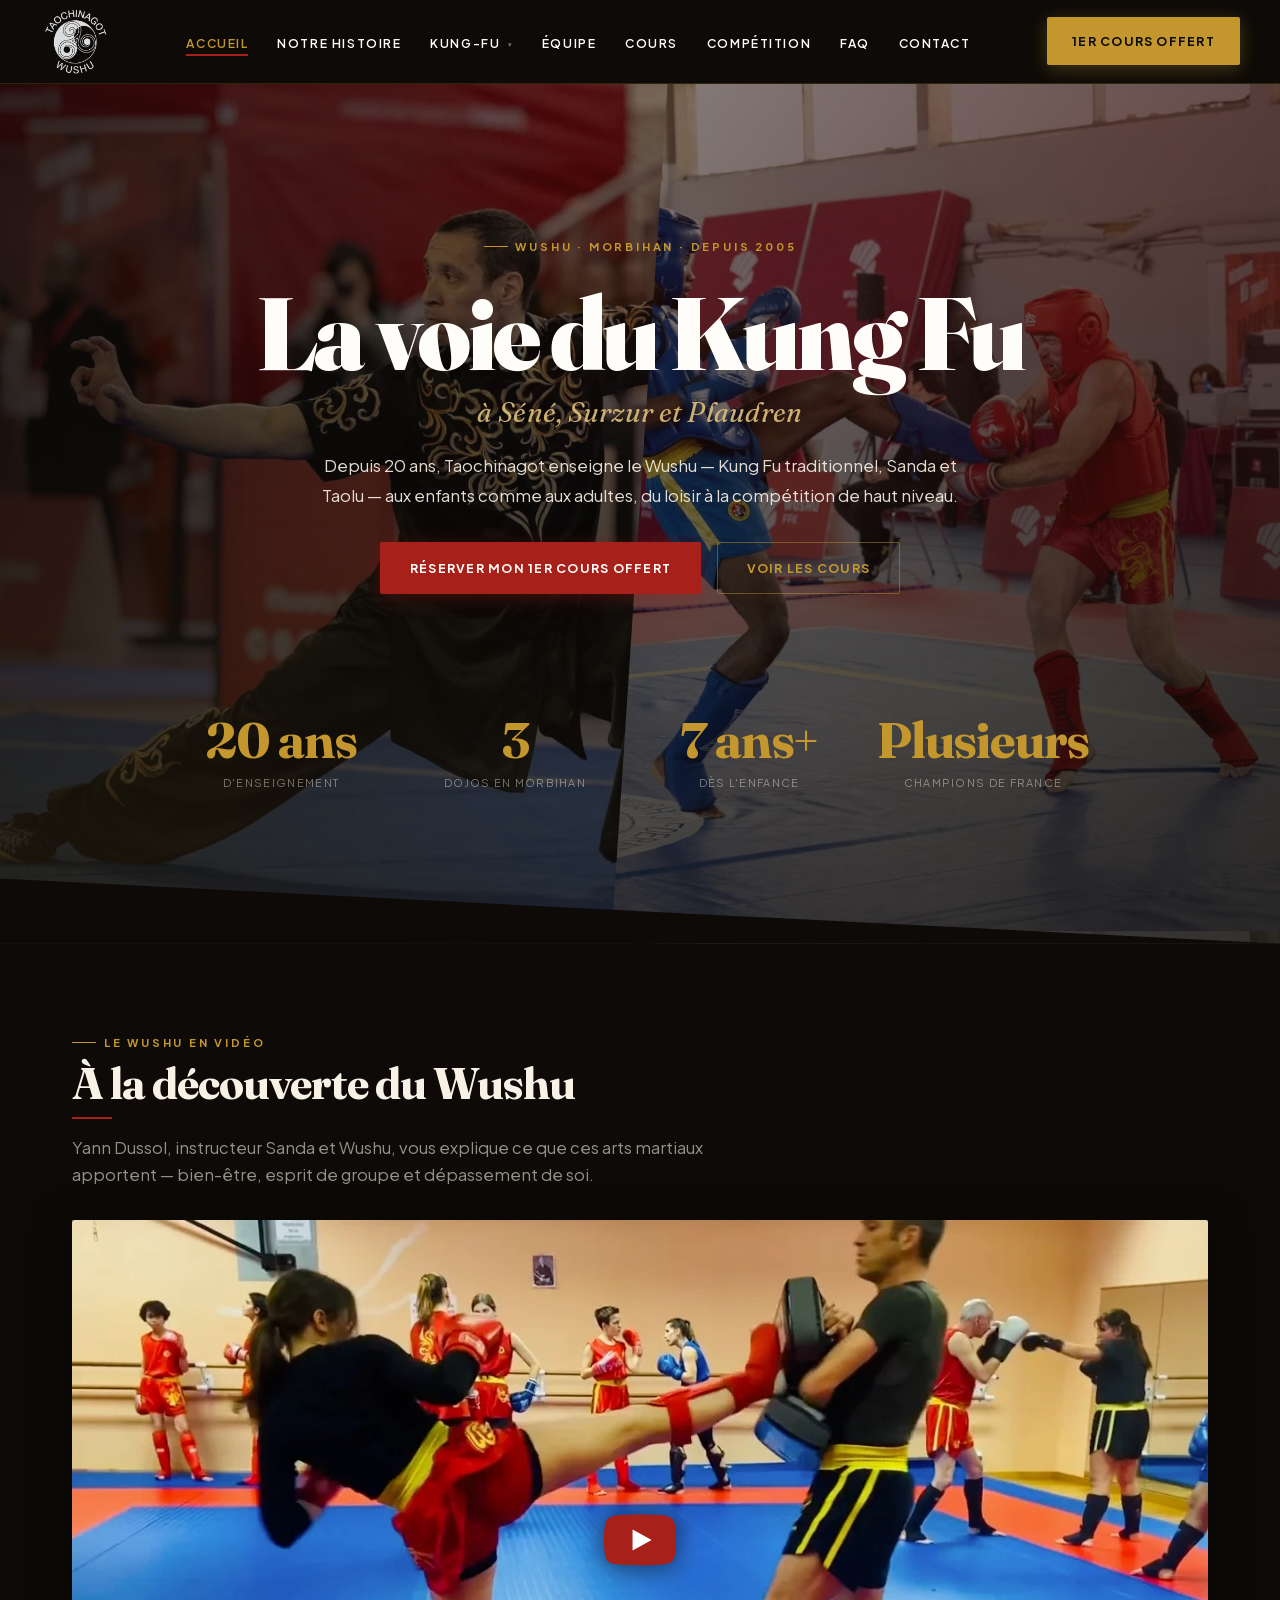
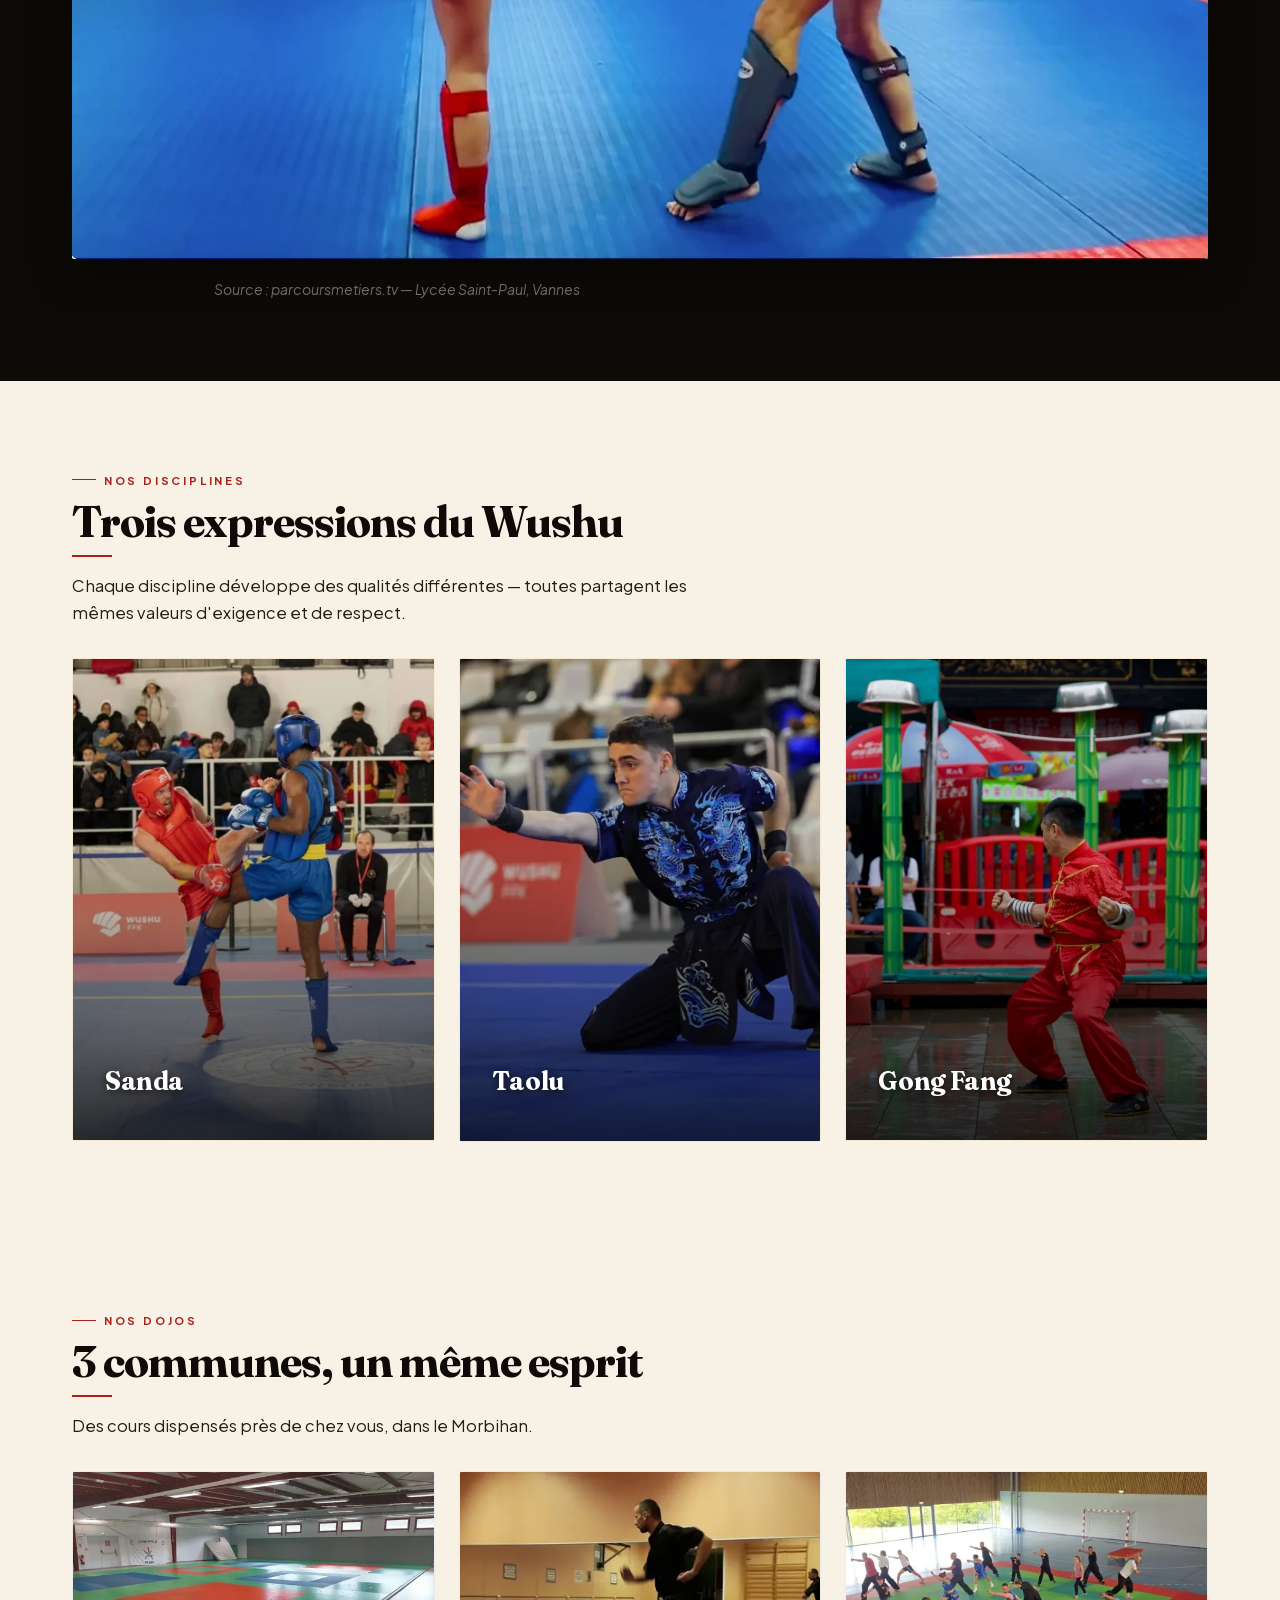
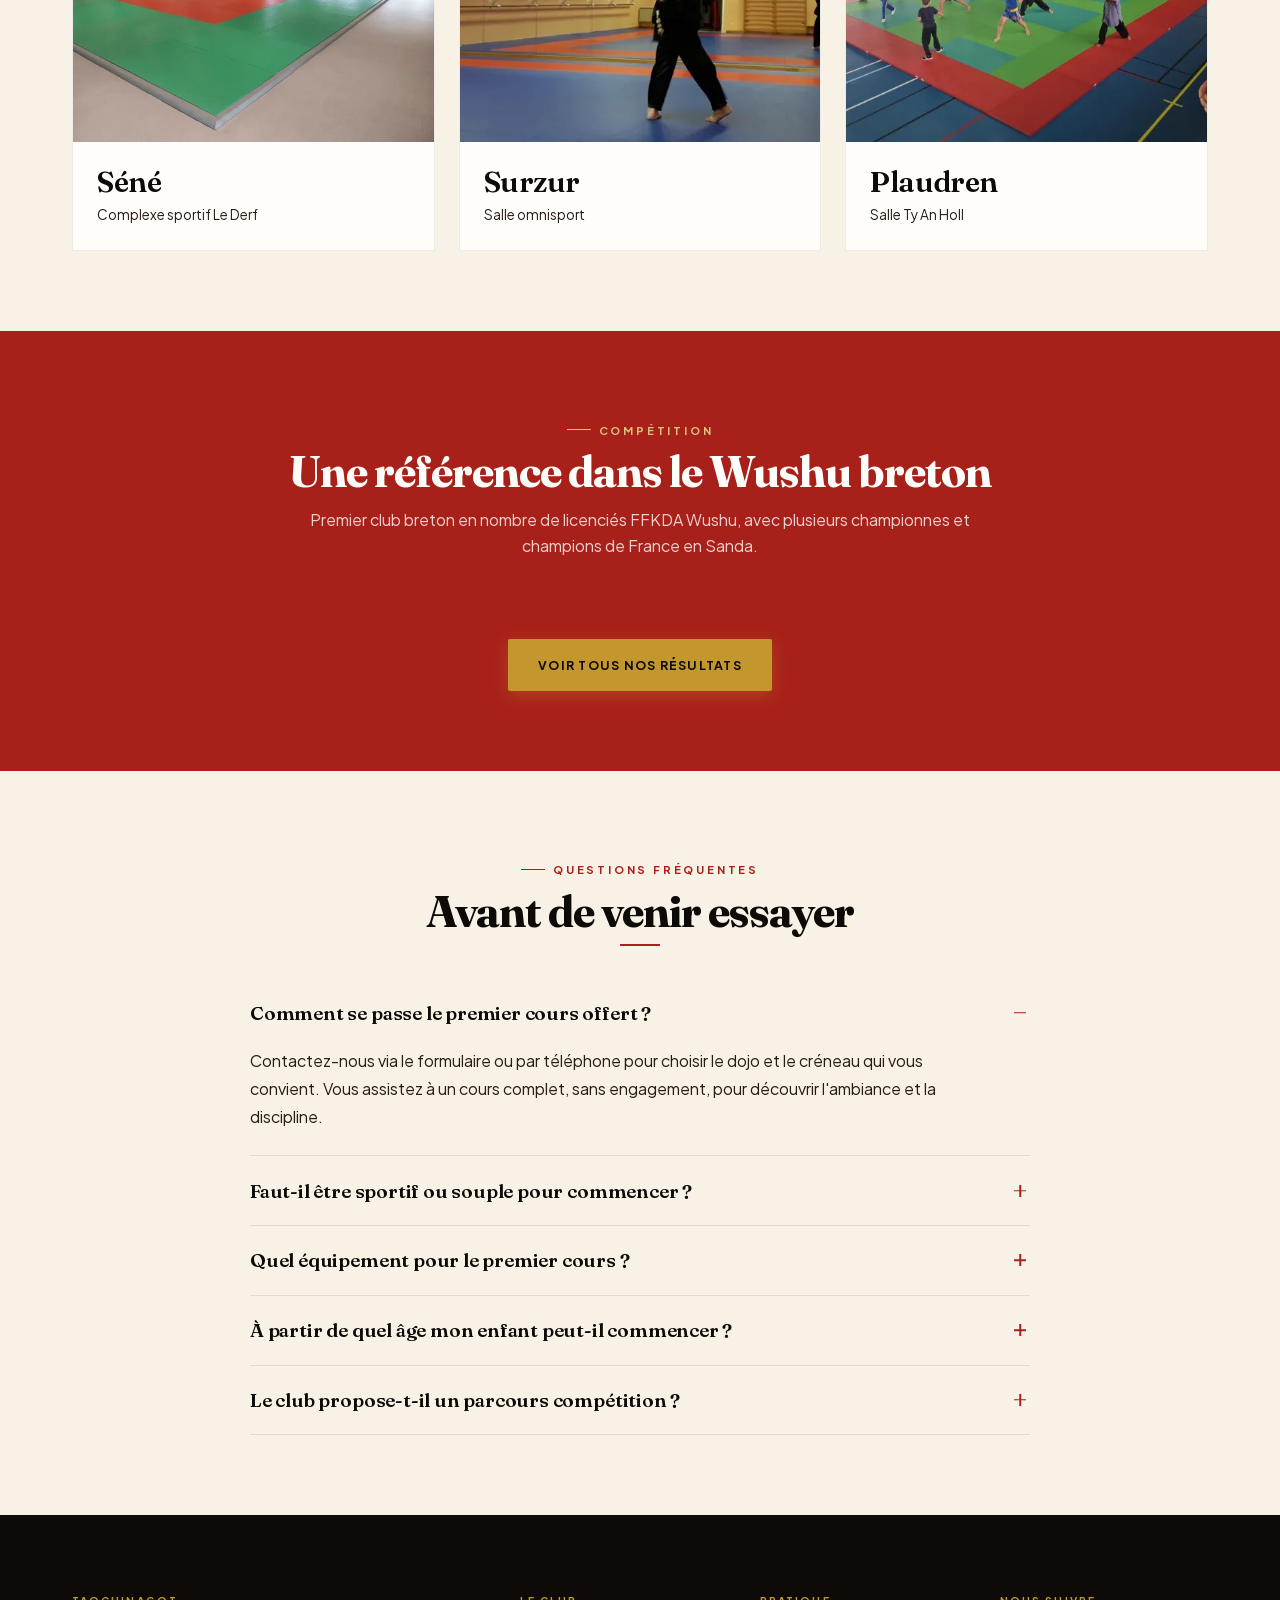
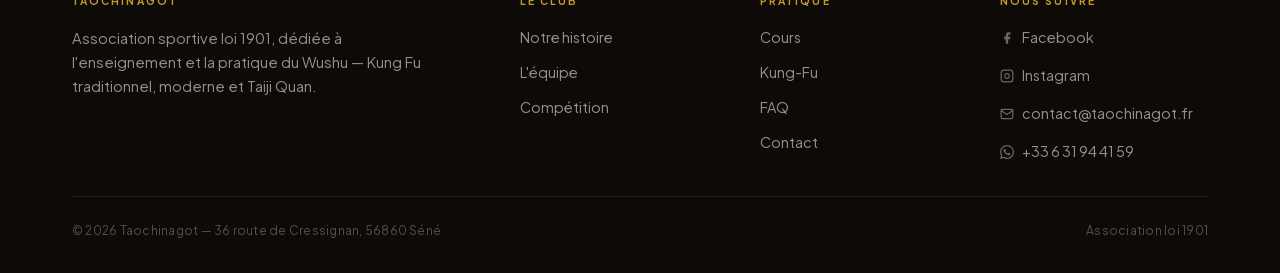
<file: index.html>
<!DOCTYPE html>
<html lang="fr">
<head>
<meta charset="UTF-8">
<meta name="viewport" content="width=device-width, initial-scale=1.0">
<title>Taochinagot — Kung Fu Wushu à Séné, Surzur &amp; Plaudren</title>
<meta name="description" content="Club de Wushu Kung Fu traditionnel à Séné, Surzur et Plaudren (Morbihan). Sanda, Taolu, pour enfants et adultes. 1er cours offert.">
<link rel="stylesheet" href="css/style.min.css">
<link rel="icon" href="img/logo.webp" type="image/webp">
<meta property="og:type"        content="website">
<meta property="og:site_name"   content="Taochinagot">
<meta property="og:locale"      content="fr_FR">
<meta property="og:title"       content="Taochinagot — Kung Fu Wushu à Séné, Surzur & Plaudren">
<meta property="og:description" content="Club de Wushu Kung Fu traditionnel à Séné, Surzur et Plaudren (Morbihan). Sanda, Taolu, pour enfants et adultes. 1er cours offert.">
<meta property="og:url"         content="https://devtaochinagot.github.io/taochinagot/">
<meta property="og:image"       content="https://devtaochinagot.github.io/taochinagot/img/hero-sanda.webp">
<meta property="og:image:width"  content="2048">
<meta property="og:image:height" content="1366">
<link rel="canonical" href="https://devtaochinagot.github.io/taochinagot/">
<meta name="theme-color" content="#0d0a07">
<link rel="preload" href="img/hero-tao.webp" as="image" fetchpriority="high">
<link rel="preload" href="img/hero-sanda.webp" as="image" fetchpriority="high">
<link rel="preload" href="fonts/fraunces-normal-latin.woff2" as="font" type="font/woff2" crossorigin>
<link rel="preload" href="fonts/plus-jakarta-sans-normal-latin.woff2" as="font" type="font/woff2" crossorigin>
<script type="application/ld+json">
{
  "@context": "https://schema.org",
  "@type": "SportsClub",
  "name": "Taochinagot",
  "description": "Club de Wushu Kung Fu en Morbihan — Sanda (boxe chinoise), Taolu (formes), pour enfants et adultes.",
  "url": "https://devtaochinagot.github.io/taochinagot/",
  "logo": "https://devtaochinagot.github.io/taochinagot/img/logo.webp",
  "image": "https://devtaochinagot.github.io/taochinagot/img/sanda-competition.webp",
  "sport": "Wushu",
  "email": "contact@taochinagot.fr",
  "telephone": "+33631944159",
  "foundingDate": "2005",
  "priceRange": "€€",
  "areaServed": { "@type": "AdministrativeArea", "name": "Morbihan" },
  "sameAs": ["https://www.facebook.com/taochinagot", "https://www.instagram.com/taochinagot_/"],
  "location": [
    {
      "@type": "Place",
      "name": "Complexe sportif Le Derf — Séné",
      "address": { "@type": "PostalAddress", "addressLocality": "Séné", "postalCode": "56860", "addressRegion": "Bretagne", "addressCountry": "FR" }
    },
    {
      "@type": "Place",
      "name": "Salle omnisport — Surzur",
      "address": { "@type": "PostalAddress", "addressLocality": "Surzur", "postalCode": "56450", "addressRegion": "Bretagne", "addressCountry": "FR" }
    },
    {
      "@type": "Place",
      "name": "Salle Ty An Holl — Plaudren",
      "address": { "@type": "PostalAddress", "addressLocality": "Plaudren", "postalCode": "56420", "addressRegion": "Bretagne", "addressCountry": "FR" }
    }
  ],
  "openingHoursSpecification": [
    { "@type": "OpeningHoursSpecification", "dayOfWeek": "Monday",    "opens": "18:45", "closes": "21:30" },
    { "@type": "OpeningHoursSpecification", "dayOfWeek": "Wednesday", "opens": "18:00", "closes": "21:00" },
    { "@type": "OpeningHoursSpecification", "dayOfWeek": "Thursday",  "opens": "18:00", "closes": "22:00" }
  ]
}
</script>
</head>
<body>
<a href="#main-content" class="skip-link">Aller au contenu principal</a>

<!-- ============ HEADER ============ -->
<header class="site-header">
  <nav class="nav-bar container">
    <a href="index.html" class="logo">
      <img src="img/logo.webp" class="logo-mark" alt="Logo Taochinagot">
    </a>

    <ul class="nav-links">
      <li><a href="index.html" class="active">Accueil</a></li>
      <li><a href="pages/notre-histoire.html">Notre Histoire</a></li>
      <li class="has-dropdown">
        <a href="pages/kung-fu.html">Kung-Fu <span class="dropdown-arrow">▾</span></a>
        <ul class="dropdown">
          <li><a href="pages/kung-fu.html#taolu">Taolu</a></li>
          <li><a href="pages/kung-fu.html#sanda">Sanda / Boxe chinoise</a></li>
        </ul>
      </li>
      <li><a href="pages/equipe.html">Équipe</a></li>
      <li><a href="pages/cours.html">Cours</a></li>
      <li><a href="pages/competition.html">Compétition</a></li>
      <li><a href="pages/faq.html">FAQ</a></li>
      <li><a href="pages/contact.html">Contact</a></li>
    </ul>

    <a href="pages/contact.html#formulaire" class="btn btn-gold nav-cta">1er cours offert</a>

    <button class="burger" aria-label="Ouvrir le menu" aria-expanded="false">
      <span></span><span></span><span></span>
    </button>
  </nav>
</header>

<!-- ============ MENU MOBILE ============ -->
<div class="mobile-menu">
  <ul>
    <li><a href="index.html" class="active">Accueil</a></li>
    <li><a href="pages/notre-histoire.html">Notre Histoire</a></li>
    <li class="mobile-has-sub">

      <span class="mobile-parent-row"><a href="pages/kung-fu.html">Kung-Fu</a><button class="mobile-toggle" aria-expanded="false" aria-label="Sous-menu Kung-Fu">▾</button></span>

      <ul class="mobile-sub-list">

        <li><a href="pages/kung-fu.html#taolu">Taolu</a></li>

        <li><a href="pages/kung-fu.html#sanda">Sanda / Boxe chinoise</a></li>

      </ul>

    </li>
    <li><a href="pages/equipe.html">Équipe</a></li>
    <li><a href="pages/cours.html">Cours</a></li>
    <li><a href="pages/competition.html">Compétition</a></li>
    <li><a href="pages/faq.html">FAQ</a></li>
    <li><a href="pages/contact.html">Contact</a></li>
  </ul>
  <a href="pages/contact.html#formulaire" class="btn btn-gold">1er cours offert</a>
</div>

<!-- ============ HERO ============ -->
<main id="main-content">
<section class="hero">

  <!-- Remplacer les src par vos photos : hero-tao.jpg (Taolu) et hero-sanda.jpg (Sanda) -->
  <div class="hero-bg" aria-hidden="true">
    <div class="hero-bg-panel hero-bg-tao"></div>
    <div class="hero-bg-panel hero-bg-sanda"></div>
  </div>
  <div class="hero-overlay" aria-hidden="true"></div>

  <div class="container hero-content">
    <span class="eyebrow" style="color:var(--gold);margin-bottom:1.4rem">Wushu · Morbihan · depuis 2005</span>
    <h1>La voie du Kung&nbsp;Fu<em>à Séné, Surzur et Plaudren</em></h1>
    <p class="hero-lede">Depuis 20 ans, Taochinagot enseigne le Wushu — Kung Fu traditionnel, Sanda et Taolu — aux enfants comme aux adultes, du loisir à la compétition de haut niveau.</p>
    <div class="hero-ctas">
      <a href="pages/contact.html#formulaire" class="btn btn-primary">Réserver mon 1er cours offert</a>
      <a href="pages/cours.html" class="btn btn-outline">Voir les cours</a>
    </div>

    <div class="hero-stats">
      <div>
        <div class="stat-number">20 ans</div>
        <div class="stat-label">D'enseignement</div>
      </div>
      <div>
        <div class="stat-number">3</div>
        <div class="stat-label">Dojos en Morbihan</div>
      </div>
      <div>
        <div class="stat-number">7 ans+</div>
        <div class="stat-label">Dès l'enfance</div>
      </div>
      <div>
        <div class="stat-number">Plusieurs</div>
        <div class="stat-label">Champions de France</div>
      </div>
    </div>
  </div>
</section>

<!-- ============ VIDÉO WUSHU ============ -->
<section class="video-section">
  <div class="container">
    <div class="section-head">
      <span class="eyebrow">Le Wushu en vidéo</span>
      <h2>À la découverte du Wushu</h2>
      <p>Yann Dussol, instructeur Sanda et Wushu, vous explique ce que ces arts martiaux apportent — bien-être, esprit de groupe et dépassement de soi.</p>
    </div>
    <a href="https://www.parcoursmetiers.tv/video/15375-a-la-decouverte-du-sanda" target="_blank" rel="noopener noreferrer" class="video-link-card" aria-label="Voir la vidéo À la découverte du Wushu sur parcoursmetiers.tv">
      <div class="video-placeholder">
        <img src="img/video-wushu-thumb.webp" alt="À la découverte du Wushu" class="video-thumb">
        <div class="video-play-btn" aria-hidden="true">
          <svg viewBox="0 0 68 48" width="72" height="52"><path d="M66.5 7.7a8.5 8.5 0 0 0-6-6C56 0 34 0 34 0S12 0 7.5 1.7a8.5 8.5 0 0 0-6 6C0 12.3 0 24 0 24s0 11.7 1.5 16.3a8.5 8.5 0 0 0 6 6C12 48 34 48 34 48s22 0 26.5-1.7a8.5 8.5 0 0 0 6-6C68 35.7 68 24 68 24s0-11.7-1.5-16.3z" fill="var(--lacquer)"/><path d="M27 34l18-10-18-10z" fill="#fff"/></svg>
        </div>
      </div>
    </a>
    <p class="video-caption">Source : parcoursmetiers.tv — Lycée Saint-Paul, Vannes</p>
  </div>
</section>

<!-- ============ DISCIPLINES ============ -->
<section>
  <div class="container">
    <div class="section-head">
      <span class="eyebrow">Nos disciplines</span>
      <h2>Trois expressions du Wushu</h2>
      <p>Chaque discipline développe des qualités différentes — toutes partagent les mêmes valeurs d'exigence et de respect.</p>
    </div>

    <div class="card-grid">
      <a href="pages/kung-fu.html#sanda" class="discipline-card discipline-card--photo">
        <img src="img/home-sanda.webp" srcset="img/home-sanda-800.webp 800w, img/home-sanda.webp 2048w" sizes="(max-width: 768px) 100vw, 33vw" alt="Sanda — Boxe chinoise Taochinagot" loading="lazy" class="discipline-card-bg" style="object-position: 35% center">
        <div class="discipline-card-overlay">
          <h3>Sanda</h3>
          <p>La boxe chinoise : pieds, poings et projections. Combat en semi ou plein contact, pour le loisir comme pour la compétition.</p>
        </div>
      </a>
      <a href="pages/kung-fu.html#taolu" class="discipline-card discipline-card--photo">
        <img src="img/home-taolu.webp" srcset="img/home-taolu-800.webp 800w, img/home-taolu.webp 2048w" sizes="(max-width: 768px) 100vw, 33vw" alt="Taolu — Formes Kung Fu Taochinagot" loading="lazy" class="discipline-card-bg">
        <div class="discipline-card-overlay">
          <h3>Taolu</h3>
          <p>Des enchaînements de mouvements chorégraphiés, avec ou sans armes — technique, fluidité et maîtrise du geste.</p>
        </div>
      </a>
      <article class="discipline-card discipline-card--photo">
        <img src="img/home-gongfang.webp" srcset="img/home-gongfang-600.webp 600w, img/home-gongfang.webp 933w" sizes="(max-width: 768px) 100vw, 33vw" alt="Gong Fang — Self-défense Taochinagot" loading="lazy" class="discipline-card-bg">
        <div class="discipline-card-overlay">
          <h3>Gong Fang</h3>
          <p>Des mouvements de self-défense pour apprendre à se protéger efficacement en toute situation.</p>
        </div>
      </article>
    </div>
  </div>
</section>

<!-- ============ NOS DOJOS ============ -->
<section>
  <div class="container">
    <div class="section-head">
      <span class="eyebrow">Nos dojos</span>
      <h2>3 communes, un même esprit</h2>
      <p>Des cours dispensés près de chez vous, dans le Morbihan.</p>
    </div>

    <div class="dojo-grid">
      <a href="pages/contact.html" class="dojo-card">
        <div class="dojo-image"><img src="img/dojo-sene.webp" srcset="img/dojo-sene-600.webp 600w, img/dojo-sene.webp 1260w" sizes="(max-width: 768px) 100vw, 33vw" alt="Dojo de Séné — Complexe sportif Le Derf" loading="lazy"></div>
        <div class="dojo-body">
          <h3>Séné</h3>
          <p class="dojo-meta">Complexe sportif Le Derf</p>
        </div>
        <div class="dojo-hover-panel">
          <p class="dojo-hover-discipline">Taolu · Sanda</p>
          <ul class="dojo-hover-slots">
            <li><span class="dojo-hover-day">Mercredi</span><span>18h00 – 19h00</span><span class="dojo-hover-public dojo-hover-public--enfants">Enfants Taolu</span></li>
            <li><span class="dojo-hover-day">Mercredi</span><span>19h00 – 21h00</span><span class="dojo-hover-public dojo-hover-public--adultes">Adultes Sanda</span></li>
          </ul>
          <span class="dojo-hover-cta">Nous contacter →</span>
        </div>
      </a>
      <a href="pages/contact.html" class="dojo-card">
        <div class="dojo-image"><img src="img/dojo-surzur.webp" srcset="img/dojo-surzur-600.webp 600w, img/dojo-surzur.webp 1182w" sizes="(max-width: 768px) 100vw, 33vw" alt="Dojo de Surzur — Salle omnisport" loading="lazy"></div>
        <div class="dojo-body">
          <h3>Surzur</h3>
          <p class="dojo-meta">Salle omnisport</p>
        </div>
        <div class="dojo-hover-panel">
          <p class="dojo-hover-discipline">Sanda · Kung Fu</p>
          <ul class="dojo-hover-slots">
            <li><span class="dojo-hover-day">Lundi</span><span>18h45 – 19h45</span><span class="dojo-hover-public dojo-hover-public--enfants">Enfants Taolu</span></li>
            <li><span class="dojo-hover-day">Lundi</span><span>19h45 – 21h30</span><span class="dojo-hover-public dojo-hover-public--adultes">Adultes Sanda</span></li>
            <li><span class="dojo-hover-day">Jeudi</span><span>20h15 – 22h00</span><span class="dojo-hover-public dojo-hover-public--adultes">Adultes Sanda</span></li>
          </ul>
          <span class="dojo-hover-cta">Nous contacter →</span>
        </div>
      </a>
      <a href="pages/contact.html" class="dojo-card">
        <div class="dojo-image"><img src="img/dojo-plaudren.webp" srcset="img/dojo-plaudren-800.webp 800w, img/dojo-plaudren.webp 2000w" sizes="(max-width: 768px) 100vw, 33vw" alt="Dojo de Plaudren — Salle Ty An Holl" loading="lazy"></div>
        <div class="dojo-body">
          <h3>Plaudren</h3>
          <p class="dojo-meta">Salle Ty An Holl</p>
        </div>
        <div class="dojo-hover-panel">
          <p class="dojo-hover-discipline">Taolu · Maniement des armes</p>
          <ul class="dojo-hover-slots">
            <li><span class="dojo-hover-day">Lundi</span><span>19h00 – 20h00</span><span class="dojo-hover-public dojo-hover-public--adultes">Adultes Taolu</span></li>
            <li><span class="dojo-hover-day">Jeudi</span><span>18h00 – 19h00</span><span class="dojo-hover-public dojo-hover-public--enfants">Enfants Taolu</span></li>
            <li><span class="dojo-hover-day">Jeudi</span><span>19h00 – 20h30</span><span class="dojo-hover-public dojo-hover-public--adultes">Adultes Taolu</span></li>
          </ul>
          <span class="dojo-hover-cta">Nous contacter →</span>
        </div>
      </a>
    </div>
  </div>
</section>

<!-- ============ BANDEAU PALMARÈS ============ -->
<section class="highlight-banner">
  <div class="container">
    <span class="eyebrow" style="justify-content:center; color: var(--gold-soft)">Compétition</span>
    <h2>Une référence dans le Wushu breton</h2>
    <p>Premier club breton en nombre de licenciés FFKDA Wushu, avec plusieurs championnes et champions de France en Sanda.</p>
    <a href="pages/competition.html" class="btn btn-gold mt-lg">Voir tous nos résultats</a>
  </div>
</section>

<!-- ============ FAQ ============ -->
<section>
  <div class="container">
    <div class="section-head center">
      <span class="eyebrow" style="justify-content:center">Questions fréquentes</span>
      <h2>Avant de venir essayer</h2>
    </div>

    <div class="faq-list">
      <div class="faq-item open">
        <button class="faq-question">
          Comment se passe le premier cours offert ?
          <span class="icon"></span>
        </button>
        <div class="faq-answer">
          <p>Contactez-nous via le formulaire ou par téléphone pour choisir le dojo et le créneau qui vous convient. Vous assistez à un cours complet, sans engagement, pour découvrir l'ambiance et la discipline.</p>
        </div>
      </div>
      <div class="faq-item">
        <button class="faq-question">
          Faut-il être sportif ou souple pour commencer ?
          <span class="icon"></span>
        </button>
        <div class="faq-answer">
          <p>Non. Le Wushu se pratique à tout niveau physique : la souplesse et la condition s'acquièrent avec l'entraînement. Nos cours sont adaptés à chaque profil, du débutant au compétiteur.</p>
        </div>
      </div>
      <div class="faq-item">
        <button class="faq-question">
          Quel équipement pour le premier cours ?
          <span class="icon"></span>
        </button>
        <div class="faq-answer">
          <p>Une tenue de sport souple suffit pour débuter. Nous vous indiquerons l'équipement spécifique (tenue, protections) si vous souhaitez poursuivre.</p>
        </div>
      </div>
      <div class="faq-item">
        <button class="faq-question">
          À partir de quel âge mon enfant peut-il commencer ?
          <span class="icon"></span>
        </button>
        <div class="faq-answer">
          <p>Nos cours enfants sont ouverts dès 7 ans, avec un enseignement adapté à leur âge et à leur développement.</p>
        </div>
      </div>
      <div class="faq-item">
        <button class="faq-question">
          Le club propose-t-il un parcours compétition ?
          <span class="icon"></span>
        </button>
        <div class="faq-answer">
          <p>Oui. Taochinagot accompagne les licenciés qui souhaitent se présenter en compétitions régionales et nationales, avec un encadrement par des coachs qualifiés (Coach A Sanda, arbitres nationaux).</p>
        </div>
      </div>
    </div>
  </div>
</section>

<!-- ============ FOOTER ============ -->
</main>
<footer class="site-footer">
  <div class="container">
    <div class="footer-grid">
      <div>
        <h4>Taochinagot</h4>
        <p>Association sportive loi 1901, dédiée à l'enseignement et la pratique du Wushu — Kung Fu traditionnel, moderne et Taiji Quan.</p>
      </div>
      <div>
        <h4>Le club</h4>
        <ul>
          <li><a href="pages/notre-histoire.html">Notre histoire</a></li>
          <li><a href="pages/equipe.html">L'équipe</a></li>
          <li><a href="pages/competition.html">Compétition</a></li>
        </ul>
      </div>
      <div>
        <h4>Pratique</h4>
        <ul>
          <li><a href="pages/cours.html">Cours</a></li>
          <li><a href="pages/kung-fu.html">Kung-Fu</a></li>
          <li><a href="pages/faq.html">FAQ</a></li>
      <li><a href="pages/contact.html">Contact</a></li>
        </ul>
      </div>
          <div>
        <h4>Nous suivre</h4>
        <ul class="footer-social">
          <li><a href="https://www.facebook.com/taochinagot" target="_blank" rel="noopener noreferrer">
            <svg width="14" height="14" viewBox="0 0 24 24" fill="currentColor" aria-hidden="true"><path d="M18 2h-3a5 5 0 0 0-5 5v3H7v4h3v8h4v-8h3l1-4h-4V7a1 1 0 0 1 1-1h3z"/></svg>
            Facebook</a></li>
          <li><a href="https://www.instagram.com/taochinagot_/" target="_blank" rel="noopener noreferrer">
            <svg width="14" height="14" viewBox="0 0 24 24" fill="none" stroke="currentColor" stroke-width="2" aria-hidden="true"><rect x="2" y="2" width="20" height="20" rx="5" ry="5"/><path d="M16 11.37A4 4 0 1 1 12.63 8 4 4 0 0 1 16 11.37z"/><line x1="17.5" y1="6.5" x2="17.51" y2="6.5"/></svg>
            Instagram</a></li>
          <li><a href="mailto:contact@taochinagot.fr">
            <svg width="14" height="14" viewBox="0 0 24 24" fill="none" stroke="currentColor" stroke-width="2" aria-hidden="true"><path d="M4 4h16c1.1 0 2 .9 2 2v12c0 1.1-.9 2-2 2H4c-1.1 0-2-.9-2-2V6c0-1.1.9-2 2-2z"/><polyline points="22,6 12,13 2,6"/></svg>
            contact@taochinagot.fr</a></li>
          <li><a href="https://wa.me/33631944159" target="_blank" rel="noopener noreferrer">
            <svg width="14" height="14" viewBox="0 0 24 24" fill="currentColor" aria-hidden="true"><path d="M17.472 14.382c-.297-.149-1.758-.867-2.03-.967-.273-.099-.471-.148-.67.15-.197.297-.767.966-.94 1.164-.173.199-.347.223-.644.075-.297-.15-1.255-.463-2.39-1.475-.883-.788-1.48-1.761-1.653-2.059-.173-.297-.018-.458.13-.606.134-.133.298-.347.446-.52.149-.174.198-.298.298-.497.099-.198.05-.371-.025-.52-.075-.149-.669-1.612-.916-2.207-.242-.579-.487-.5-.669-.51-.173-.008-.371-.01-.57-.01-.198 0-.52.074-.792.372-.272.297-1.04 1.016-1.04 2.479 0 1.462 1.065 2.875 1.213 3.074.149.198 2.096 3.2 5.077 4.487.709.306 1.262.489 1.694.625.712.227 1.36.195 1.871.118.571-.085 1.758-.719 2.006-1.413.248-.694.248-1.289.173-1.413-.074-.124-.272-.198-.57-.347m-5.421 7.403h-.004a9.87 9.87 0 0 1-5.031-1.378l-.361-.214-3.741.982.998-3.648-.235-.374a9.86 9.86 0 0 1-1.51-5.26c.001-5.45 4.436-9.884 9.888-9.884 2.64 0 5.122 1.03 6.988 2.898a9.825 9.825 0 0 1 2.893 6.994c-.003 5.45-4.437 9.884-9.885 9.884m8.413-18.297A11.815 11.815 0 0 0 12.05 0C5.495 0 .16 5.335.157 11.892c0 2.096.547 4.142 1.588 5.945L.057 24l6.305-1.654a11.882 11.882 0 0 0 5.683 1.448h.005c6.554 0 11.89-5.335 11.893-11.893a11.821 11.821 0 0 0-3.48-8.413Z"/></svg>
            +33 6 31 94 41 59</a></li>
        </ul>
      </div>
    </div>
        <div class="footer-bottom">
      <span>© 2026 Taochinagot — 36 route de Cressignan, 56860 Séné</span>
      <span>Association loi 1901</span>
    </div>
  </div>
</footer>

<script src="js/main.min.js"></script>
</body>
</html>
</file>
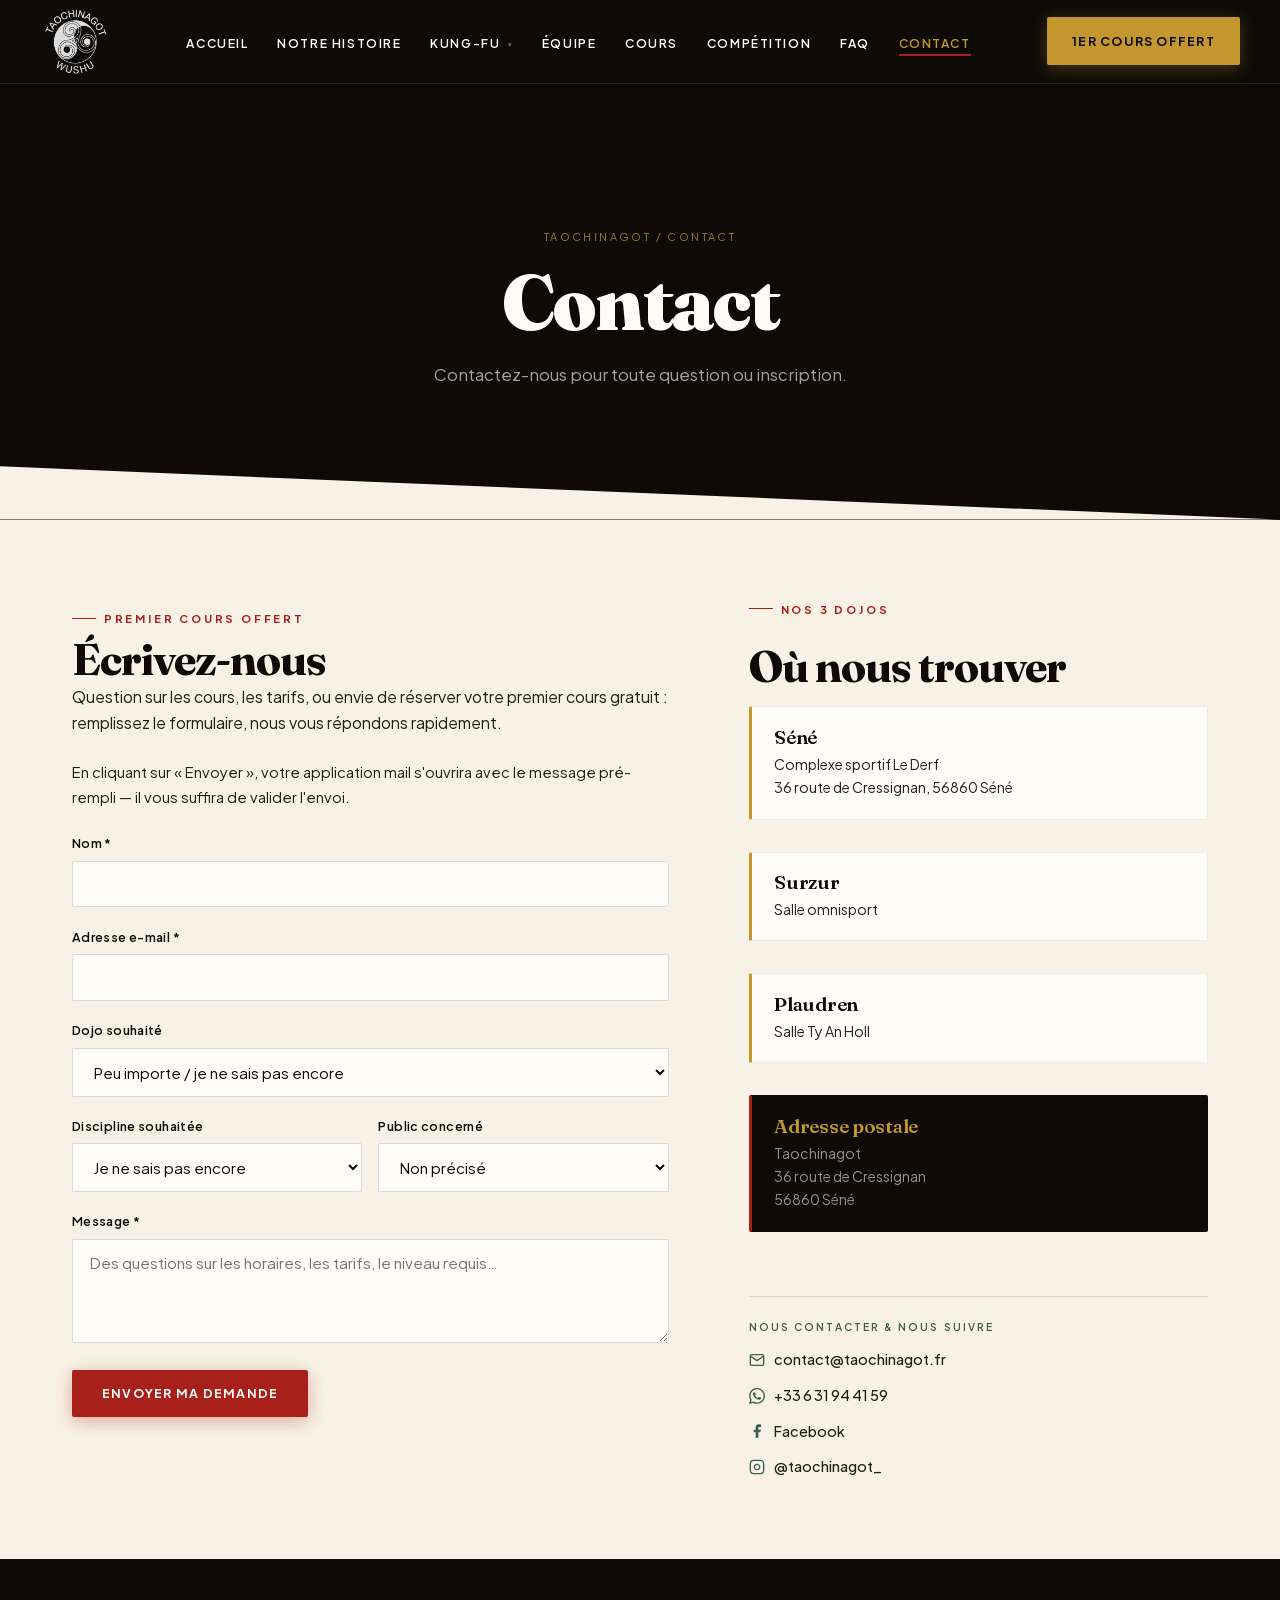
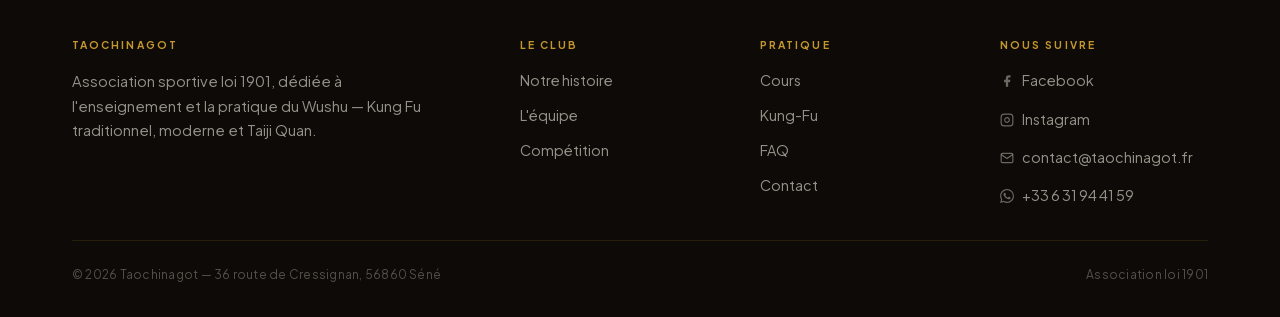
<file: pages/contact.html>
<!DOCTYPE html>
<html lang="fr">
<head>
<meta charset="UTF-8">
<meta name="viewport" content="width=device-width, initial-scale=1.0">
<title>Contact — Taochinagot</title>
<meta name="description" content="Contactez Taochinagot pour vous inscrire aux cours de Wushu à Séné, Surzur ou Plaudren, poser vos questions ou réserver un premier cours d'essai gratuit.">
<link rel="stylesheet" href="../css/style.min.css">
<link rel="icon" href="../img/logo.webp" type="image/webp">
<meta property="og:type"        content="website">
<meta property="og:site_name"   content="Taochinagot">
<meta property="og:locale"      content="fr_FR">
<meta property="og:title"       content="Contact — Taochinagot">
<meta property="og:description" content="Contactez Taochinagot pour vous inscrire aux cours de Wushu à Séné, Surzur ou Plaudren, ou réserver un premier cours d'essai gratuit.">
<meta property="og:url"         content="https://devtaochinagot.github.io/taochinagot/pages/contact.html">
<meta property="og:image"       content="https://devtaochinagot.github.io/taochinagot/img/home-sanda.webp">
<meta property="og:image:width"  content="2048">
<meta property="og:image:height" content="1366">
<link rel="canonical" href="https://devtaochinagot.github.io/taochinagot/pages/contact.html">
<meta name="theme-color" content="#0d0a07">
<link rel="preload" href="../fonts/fraunces-normal-latin.woff2" as="font" type="font/woff2" crossorigin>
<link rel="preload" href="../fonts/plus-jakarta-sans-normal-latin.woff2" as="font" type="font/woff2" crossorigin>
<script type="application/ld+json">{"@context":"https://schema.org","@type":"BreadcrumbList","itemListElement":[{"@type":"ListItem","position":1,"name":"Accueil","item":"https://devtaochinagot.github.io/taochinagot/"},{"@type":"ListItem","position":2,"name":"Contact","item":"https://devtaochinagot.github.io/taochinagot/pages/contact.html"}]}</script>
</head>
<body>
<a href="#main-content" class="skip-link">Aller au contenu principal</a>

<header class="site-header">
  <nav class="nav-bar container">
    <a href="../index.html" class="logo">
      <img src="../img/logo.webp" class="logo-mark" alt="Logo Taochinagot">
    </a>

    <ul class="nav-links">
      <li><a href="../index.html">Accueil</a></li>
      <li><a href="notre-histoire.html">Notre Histoire</a></li>
      <li class="has-dropdown">
        <a href="kung-fu.html">Kung-Fu <span class="dropdown-arrow">▾</span></a>
        <ul class="dropdown">
          <li><a href="kung-fu.html#taolu">Taolu</a></li>
          <li><a href="kung-fu.html#sanda">Sanda / Boxe chinoise</a></li>
        </ul>
      </li>
      <li><a href="equipe.html">Équipe</a></li>
      <li><a href="cours.html">Cours</a></li>
      <li><a href="competition.html">Compétition</a></li>
      <li><a href="faq.html">FAQ</a></li>
      <li><a href="contact.html" class="active">Contact</a></li>
    </ul>

    <a href="contact.html#formulaire" class="btn btn-gold nav-cta">1er cours offert</a>

    <button class="burger" aria-label="Ouvrir le menu" aria-expanded="false">
      <span></span><span></span><span></span>
    </button>
  </nav>
</header>

<div class="mobile-menu">
  <ul>
    <li><a href="../index.html">Accueil</a></li>
      <li><a href="notre-histoire.html">Notre Histoire</a></li>
      <li class="mobile-has-sub">

        <span class="mobile-parent-row"><a href="kung-fu.html">Kung-Fu</a><button class="mobile-toggle" aria-expanded="false" aria-label="Sous-menu Kung-Fu">▾</button></span>

        <ul class="mobile-sub-list">

          <li><a href="kung-fu.html#taolu">Taolu</a></li>

          <li><a href="kung-fu.html#sanda">Sanda / Boxe chinoise</a></li>

        </ul>

      </li>
      <li><a href="equipe.html">Équipe</a></li>
      <li><a href="cours.html">Cours</a></li>
      <li><a href="competition.html">Compétition</a></li>
      <li><a href="faq.html">FAQ</a></li>
      <li><a href="contact.html" class="active">Contact</a></li>
  </ul>
  <a href="contact.html#formulaire" class="btn btn-gold">1er cours offert</a>
</div>

<main id="main-content">
<section class="page-hero">
  <div class="container">
    <div class="breadcrumb">Taochinagot / Contact</div>
    <h1>Contact</h1>
    <p>Contactez-nous pour toute question ou inscription.</p>
  </div>
</section>

<section id="formulaire">
  <div class="container contact-grid">
    <div class="contact-form-col">
      <span class="eyebrow">Premier cours offert</span>
      <h2>Écrivez-nous</h2>
      <p>Question sur les cours, les tarifs, ou envie de réserver votre premier cours gratuit : remplissez le formulaire, nous vous répondons rapidement.</p>
      <p>En cliquant sur «&nbsp;Envoyer&nbsp;», votre application mail s'ouvrira avec le message pré-rempli — il vous suffira de valider l'envoi.</p>

      <form class="contact-form" action="mailto:contact@taochinagot.fr" method="post">
        <div class="form-row">
          <label for="nom">Nom *</label>
          <input type="text" id="nom" name="nom" required>
        </div>
        <div class="form-row">
          <label for="email">Adresse e-mail *</label>
          <input type="email" id="email" name="email" required>
        </div>
        <div class="form-row">
          <label for="dojo">Dojo souhaité</label>
          <select id="dojo" name="dojo">
            <option value="">Peu importe / je ne sais pas encore</option>
            <option value="sene">Séné — Complexe sportif Le Derf</option>
            <option value="surzur">Surzur — Salle omnisport</option>
            <option value="plaudren">Plaudren — Salle Ty An Holl</option>
          </select>
        </div>
        <div class="form-row-split">
          <div class="form-row">
            <label for="discipline">Discipline souhaitée</label>
            <select id="discipline" name="discipline">
              <option value="">Je ne sais pas encore</option>
              <option value="sanda">Sanda — Boxe chinoise</option>
              <option value="taolu">Taolu — Formes</option>
              <option value="les-deux">Les deux</option>
            </select>
          </div>
          <div class="form-row">
            <label for="public">Public concerné</label>
            <select id="public" name="public">
              <option value="">Non précisé</option>
              <option value="enfant">Enfant (moins de 14 ans)</option>
              <option value="ado">Adolescent (14–17 ans)</option>
              <option value="adulte">Adulte (18 ans et +)</option>
            </select>
          </div>
        </div>
        <div class="form-row">
          <label for="message">Message *</label>
          <textarea id="message" name="message" rows="4" required placeholder="Des questions sur les horaires, les tarifs, le niveau requis…"></textarea>
        </div>
        <button type="submit" class="btn btn-primary">Envoyer ma demande</button>
      </form>
    </div>

    <div class="contact-info-col">
      <span class="eyebrow">Nos 3 dojos</span>
      <h2>Où nous trouver</h2>

      <div class="location-card">
        <h3>Séné</h3>
        <p class="dojo-meta">Complexe sportif Le Derf</p>
        <p class="dojo-meta">36 route de Cressignan, 56860 Séné</p>
      </div>
      <div class="location-card">
        <h3>Surzur</h3>
        <p class="dojo-meta">Salle omnisport</p>
      </div>
      <div class="location-card">
        <h3>Plaudren</h3>
        <p class="dojo-meta">Salle Ty An Holl</p>
      </div>

      <div class="location-card location-card--accent">
        <h3>Adresse postale</h3>
        <p class="dojo-meta">Taochinagot<br>36 route de Cressignan<br>56860 Séné</p>
      </div>

      <div class="contact-socials">
        <h3>Nous contacter &amp; nous suivre</h3>
        <ul>
          <li><a href="mailto:contact@taochinagot.fr">
            <svg width="16" height="16" viewBox="0 0 24 24" fill="none" stroke="currentColor" stroke-width="2"><path d="M4 4h16c1.1 0 2 .9 2 2v12c0 1.1-.9 2-2 2H4c-1.1 0-2-.9-2-2V6c0-1.1.9-2 2-2z"/><polyline points="22,6 12,13 2,6"/></svg>
            contact@taochinagot.fr</a></li>
          <li><a href="https://wa.me/33631944159" target="_blank" rel="noopener noreferrer">
            <svg width="16" height="16" viewBox="0 0 24 24" fill="currentColor"><path d="M17.472 14.382c-.297-.149-1.758-.867-2.03-.967-.273-.099-.471-.148-.67.15-.197.297-.767.966-.94 1.164-.173.199-.347.223-.644.075-.297-.15-1.255-.463-2.39-1.475-.883-.788-1.48-1.761-1.653-2.059-.173-.297-.018-.458.13-.606.134-.133.298-.347.446-.52.149-.174.198-.298.298-.497.099-.198.05-.371-.025-.52-.075-.149-.669-1.612-.916-2.207-.242-.579-.487-.5-.669-.51-.173-.008-.371-.01-.57-.01-.198 0-.52.074-.792.372-.272.297-1.04 1.016-1.04 2.479 0 1.462 1.065 2.875 1.213 3.074.149.198 2.096 3.2 5.077 4.487.709.306 1.262.489 1.694.625.712.227 1.36.195 1.871.118.571-.085 1.758-.719 2.006-1.413.248-.694.248-1.289.173-1.413-.074-.124-.272-.198-.57-.347m-5.421 7.403h-.004a9.87 9.87 0 0 1-5.031-1.378l-.361-.214-3.741.982.998-3.648-.235-.374a9.86 9.86 0 0 1-1.51-5.26c.001-5.45 4.436-9.884 9.888-9.884 2.64 0 5.122 1.03 6.988 2.898a9.825 9.825 0 0 1 2.893 6.994c-.003 5.45-4.437 9.884-9.885 9.884m8.413-18.297A11.815 11.815 0 0 0 12.05 0C5.495 0 .16 5.335.157 11.892c0 2.096.547 4.142 1.588 5.945L.057 24l6.305-1.654a11.882 11.882 0 0 0 5.683 1.448h.005c6.554 0 11.89-5.335 11.893-11.893a11.821 11.821 0 0 0-3.48-8.413Z"/></svg>
            +33 6 31 94 41 59</a></li>
          <li><a href="https://www.facebook.com/taochinagot" target="_blank" rel="noopener noreferrer">
            <svg width="16" height="16" viewBox="0 0 24 24" fill="currentColor"><path d="M18 2h-3a5 5 0 0 0-5 5v3H7v4h3v8h4v-8h3l1-4h-4V7a1 1 0 0 1 1-1h3z"/></svg>
            Facebook</a></li>
          <li><a href="https://www.instagram.com/taochinagot_/" target="_blank" rel="noopener noreferrer">
            <svg width="16" height="16" viewBox="0 0 24 24" fill="none" stroke="currentColor" stroke-width="2"><rect x="2" y="2" width="20" height="20" rx="5" ry="5"/><path d="M16 11.37A4 4 0 1 1 12.63 8 4 4 0 0 1 16 11.37z"/><line x1="17.5" y1="6.5" x2="17.51" y2="6.5"/></svg>
            @taochinagot_</a></li>
        </ul>
      </div>
    </div>
  </div>
</section>

</main>
<footer class="site-footer">
  <div class="container">
    <div class="footer-grid">
      <div>
        <h4>Taochinagot</h4>
        <p>Association sportive loi 1901, dédiée à l'enseignement et la pratique du Wushu — Kung Fu traditionnel, moderne et Taiji Quan.</p>
      </div>
      <div>
        <h4>Le club</h4>
        <ul>
          <li><a href="notre-histoire.html">Notre histoire</a></li>
          <li><a href="equipe.html">L'équipe</a></li>
          <li><a href="competition.html">Compétition</a></li>
        </ul>
      </div>
      <div>
        <h4>Pratique</h4>
        <ul>
          <li><a href="cours.html">Cours</a></li>
          <li><a href="kung-fu.html">Kung-Fu</a></li>
          <li><a href="faq.html">FAQ</a></li>
          <li><a href="contact.html">Contact</a></li>
        </ul>
      </div>
      <div>
        <h4>Nous suivre</h4>
        <ul class="footer-social">
          <li><a href="https://www.facebook.com/taochinagot" target="_blank" rel="noopener noreferrer">
            <svg width="14" height="14" viewBox="0 0 24 24" fill="currentColor" aria-hidden="true"><path d="M18 2h-3a5 5 0 0 0-5 5v3H7v4h3v8h4v-8h3l1-4h-4V7a1 1 0 0 1 1-1h3z"/></svg>
            Facebook</a></li>
          <li><a href="https://www.instagram.com/taochinagot_/" target="_blank" rel="noopener noreferrer">
            <svg width="14" height="14" viewBox="0 0 24 24" fill="none" stroke="currentColor" stroke-width="2" aria-hidden="true"><rect x="2" y="2" width="20" height="20" rx="5" ry="5"/><path d="M16 11.37A4 4 0 1 1 12.63 8 4 4 0 0 1 16 11.37z"/><line x1="17.5" y1="6.5" x2="17.51" y2="6.5"/></svg>
            Instagram</a></li>
          <li><a href="mailto:contact@taochinagot.fr">
            <svg width="14" height="14" viewBox="0 0 24 24" fill="none" stroke="currentColor" stroke-width="2" aria-hidden="true"><path d="M4 4h16c1.1 0 2 .9 2 2v12c0 1.1-.9 2-2 2H4c-1.1 0-2-.9-2-2V6c0-1.1.9-2 2-2z"/><polyline points="22,6 12,13 2,6"/></svg>
            contact@taochinagot.fr</a></li>
          <li><a href="https://wa.me/33631944159" target="_blank" rel="noopener noreferrer">
            <svg width="14" height="14" viewBox="0 0 24 24" fill="currentColor" aria-hidden="true"><path d="M17.472 14.382c-.297-.149-1.758-.867-2.03-.967-.273-.099-.471-.148-.67.15-.197.297-.767.966-.94 1.164-.173.199-.347.223-.644.075-.297-.15-1.255-.463-2.39-1.475-.883-.788-1.48-1.761-1.653-2.059-.173-.297-.018-.458.13-.606.134-.133.298-.347.446-.52.149-.174.198-.298.298-.497.099-.198.05-.371-.025-.52-.075-.149-.669-1.612-.916-2.207-.242-.579-.487-.5-.669-.51-.173-.008-.371-.01-.57-.01-.198 0-.52.074-.792.372-.272.297-1.04 1.016-1.04 2.479 0 1.462 1.065 2.875 1.213 3.074.149.198 2.096 3.2 5.077 4.487.709.306 1.262.489 1.694.625.712.227 1.36.195 1.871.118.571-.085 1.758-.719 2.006-1.413.248-.694.248-1.289.173-1.413-.074-.124-.272-.198-.57-.347m-5.421 7.403h-.004a9.87 9.87 0 0 1-5.031-1.378l-.361-.214-3.741.982.998-3.648-.235-.374a9.86 9.86 0 0 1-1.51-5.26c.001-5.45 4.436-9.884 9.888-9.884 2.64 0 5.122 1.03 6.988 2.898a9.825 9.825 0 0 1 2.893 6.994c-.003 5.45-4.437 9.884-9.885 9.884m8.413-18.297A11.815 11.815 0 0 0 12.05 0C5.495 0 .16 5.335.157 11.892c0 2.096.547 4.142 1.588 5.945L.057 24l6.305-1.654a11.882 11.882 0 0 0 5.683 1.448h.005c6.554 0 11.89-5.335 11.893-11.893a11.821 11.821 0 0 0-3.48-8.413Z"/></svg>
            +33 6 31 94 41 59</a></li>
        </ul>
      </div>
    </div>
    <div class="footer-bottom">
      <span>© 2026 Taochinagot — 36 route de Cressignan, 56860 Séné</span>
      <span>Association loi 1901</span>
    </div>
  </div>
</footer>

<script src="../js/main.min.js"></script>
</body>
</html>
</file>
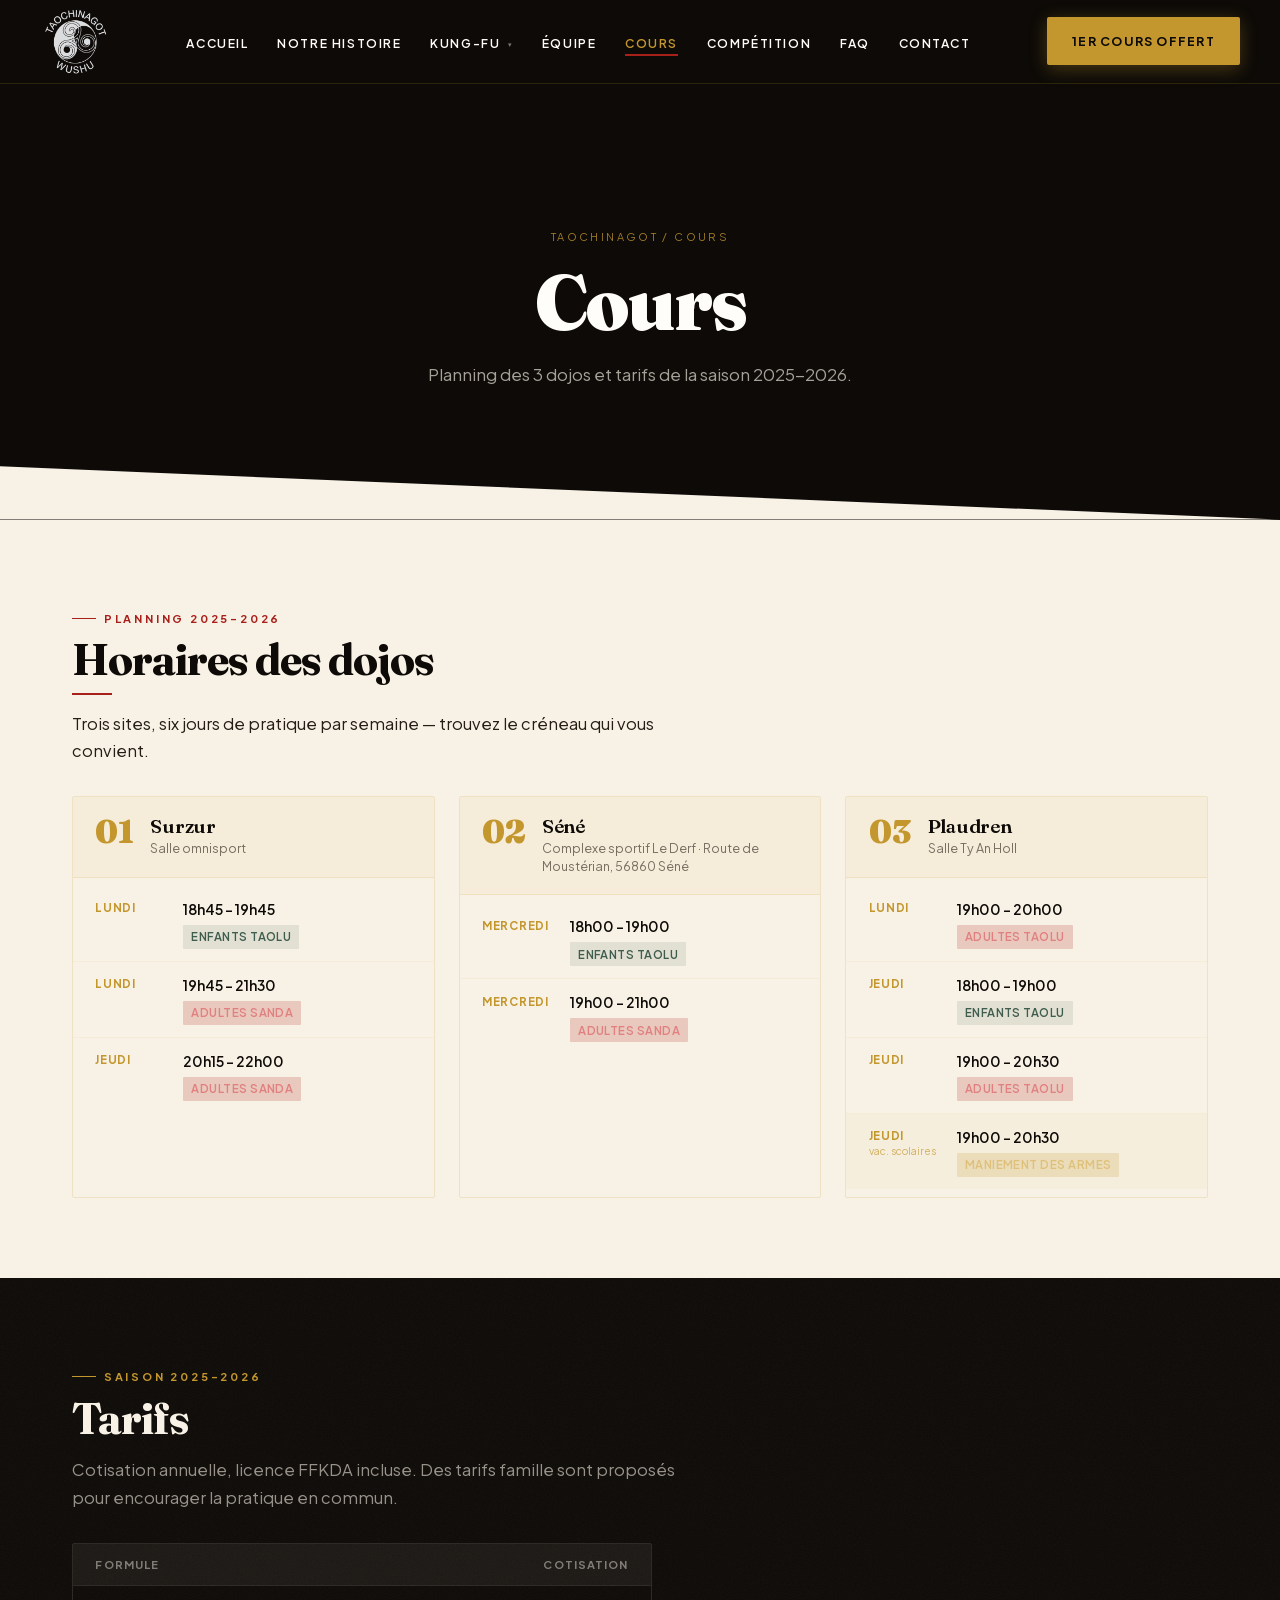
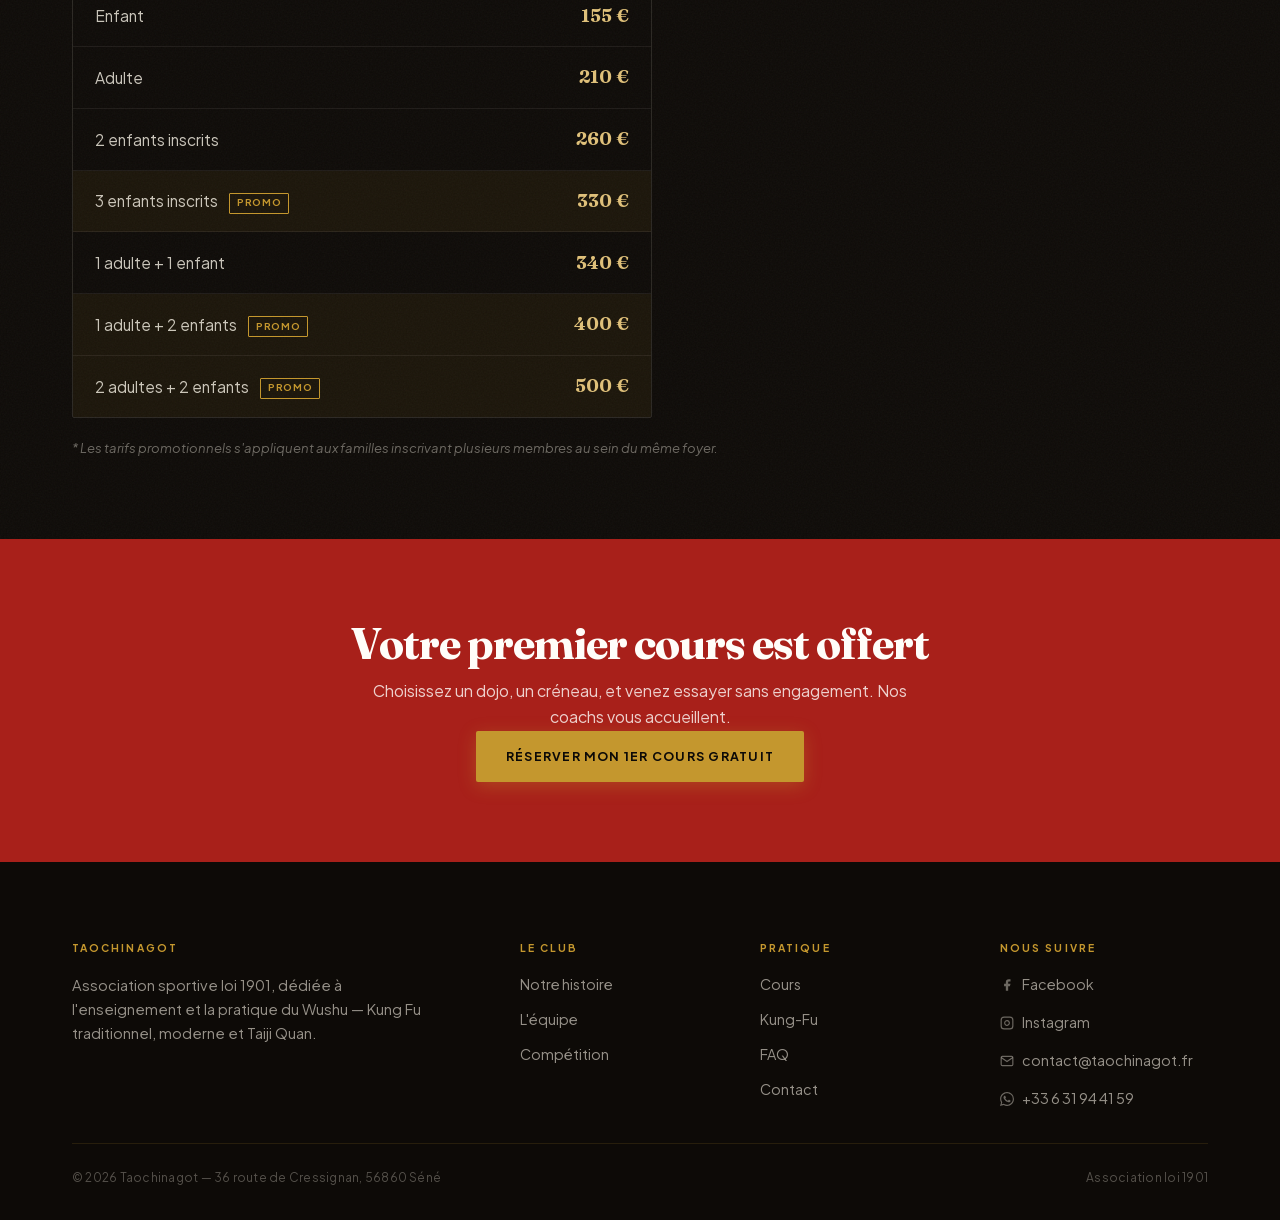
<file: pages/cours.html>
<!DOCTYPE html>
<html lang="fr">
<head>
<meta charset="UTF-8">
<meta name="viewport" content="width=device-width, initial-scale=1.0">
<title>Cours — Taochinagot</title>
<meta name="description" content="Horaires et tarifs des cours de Wushu – Kung Fu à Séné, Surzur et Plaudren : Sanda, Taolu et Gong Fang pour enfants et adultes. Premier cours offert.">
<link rel="stylesheet" href="../css/style.min.css">
<link rel="icon" href="../img/logo.webp" type="image/webp">
<meta property="og:type"        content="website">
<meta property="og:site_name"   content="Taochinagot">
<meta property="og:locale"      content="fr_FR">
<meta property="og:title"       content="Cours — Taochinagot">
<meta property="og:description" content="Horaires et tarifs des cours de Wushu – Kung Fu à Séné, Surzur et Plaudren : Sanda, Taolu et Gong Fang pour enfants et adultes.">
<meta property="og:url"         content="https://devtaochinagot.github.io/taochinagot/pages/cours.html">
<meta property="og:image"       content="https://devtaochinagot.github.io/taochinagot/img/home-taolu.webp">
<meta property="og:image:width"  content="2048">
<meta property="og:image:height" content="1366">
<link rel="canonical" href="https://devtaochinagot.github.io/taochinagot/pages/cours.html">
<meta name="theme-color" content="#0d0a07">
<link rel="preload" href="../fonts/fraunces-normal-latin.woff2" as="font" type="font/woff2" crossorigin>
<link rel="preload" href="../fonts/plus-jakarta-sans-normal-latin.woff2" as="font" type="font/woff2" crossorigin>
<script type="application/ld+json">{"@context":"https://schema.org","@type":"BreadcrumbList","itemListElement":[{"@type":"ListItem","position":1,"name":"Accueil","item":"https://devtaochinagot.github.io/taochinagot/"},{"@type":"ListItem","position":2,"name":"Cours","item":"https://devtaochinagot.github.io/taochinagot/pages/cours.html"}]}</script>
</head>
<body>
<a href="#main-content" class="skip-link">Aller au contenu principal</a>

<header class="site-header">
  <nav class="nav-bar container">
    <a href="../index.html" class="logo">
      <img src="../img/logo.webp" class="logo-mark" alt="Logo Taochinagot">
    </a>

    <ul class="nav-links">
      <li><a href="../index.html">Accueil</a></li>
      <li><a href="notre-histoire.html">Notre Histoire</a></li>
      <li class="has-dropdown">
        <a href="kung-fu.html">Kung-Fu <span class="dropdown-arrow">▾</span></a>
        <ul class="dropdown">
          <li><a href="kung-fu.html#taolu">Taolu</a></li>
          <li><a href="kung-fu.html#sanda">Sanda / Boxe chinoise</a></li>
        </ul>
      </li>
      <li><a href="equipe.html">Équipe</a></li>
      <li><a href="cours.html" class="active">Cours</a></li>
      <li><a href="competition.html">Compétition</a></li>
      <li><a href="faq.html">FAQ</a></li>
      <li><a href="contact.html">Contact</a></li>
    </ul>

    <a href="contact.html#formulaire" class="btn btn-gold nav-cta">1er cours offert</a>

    <button class="burger" aria-label="Ouvrir le menu" aria-expanded="false">
      <span></span><span></span><span></span>
    </button>
  </nav>
</header>

<div class="mobile-menu">
  <ul>
    <li><a href="../index.html">Accueil</a></li>
    <li><a href="notre-histoire.html">Notre Histoire</a></li>
    <li class="mobile-has-sub">

      <span class="mobile-parent-row"><a href="kung-fu.html">Kung-Fu</a><button class="mobile-toggle" aria-expanded="false" aria-label="Sous-menu Kung-Fu">▾</button></span>

      <ul class="mobile-sub-list">

        <li><a href="kung-fu.html#taolu">Taolu</a></li>

        <li><a href="kung-fu.html#sanda">Sanda / Boxe chinoise</a></li>

      </ul>

    </li>
    <li><a href="equipe.html">Équipe</a></li>
    <li><a href="cours.html" class="active">Cours</a></li>
    <li><a href="competition.html">Compétition</a></li>
    <li><a href="contact.html">Contact</a></li>
  </ul>
  <a href="contact.html#formulaire" class="btn btn-gold">1er cours offert</a>
</div>

<main id="main-content">
<section class="page-hero">
  <div class="container">
    <div class="breadcrumb">Taochinagot / Cours</div>
    <h1>Cours</h1>
    <p>Planning des 3 dojos et tarifs de la saison 2025-2026.</p>
  </div>
</section>

<!-- ============ PLANNING ============ -->
<section>
  <div class="container">
    <div class="section-head">
      <span class="eyebrow">Planning 2025-2026</span>
      <h2>Horaires des dojos</h2>
      <p>Trois sites, six jours de pratique par semaine — trouvez le créneau qui vous convient.</p>
    </div>

    <div class="planning-grid">

      <!-- Surzur -->
      <div class="planning-card">
        <div class="planning-header">
          <span class="planning-num">01</span>
          <div>
            <h3>Surzur</h3>
            <p class="planning-lieu">Salle omnisport</p>
          </div>
        </div>
        <ul class="planning-slots">
          <li class="planning-slot">
            <span class="planning-day">Lundi</span>
            <div class="planning-detail">
              <span class="planning-time">18h45 – 19h45</span>
              <span class="planning-public planning-public--enfants">Enfants Taolu</span>
            </div>
          </li>
          <li class="planning-slot">
            <span class="planning-day">Lundi</span>
            <div class="planning-detail">
              <span class="planning-time">19h45 – 21h30</span>
              <span class="planning-public planning-public--adultes">Adultes Sanda</span>
            </div>
          </li>
          <li class="planning-slot">
            <span class="planning-day">Jeudi</span>
            <div class="planning-detail">
              <span class="planning-time">20h15 – 22h00</span>
              <span class="planning-public planning-public--adultes">Adultes Sanda</span>
            </div>
          </li>
        </ul>
      </div>

      <!-- Séné -->
      <div class="planning-card">
        <div class="planning-header">
          <span class="planning-num">02</span>
          <div>
            <h3>Séné</h3>
            <p class="planning-lieu">Complexe sportif Le Derf · Route de Moustérian, 56860 Séné</p>
          </div>
        </div>
        <ul class="planning-slots">
          <li class="planning-slot">
            <span class="planning-day">Mercredi</span>
            <div class="planning-detail">
              <span class="planning-time">18h00 – 19h00</span>
              <span class="planning-public planning-public--enfants">Enfants Taolu</span>
            </div>
          </li>
          <li class="planning-slot">
            <span class="planning-day">Mercredi</span>
            <div class="planning-detail">
              <span class="planning-time">19h00 – 21h00</span>
              <span class="planning-public planning-public--adultes">Adultes Sanda</span>
            </div>
          </li>
        </ul>
      </div>

      <!-- Plaudren -->
      <div class="planning-card">
        <div class="planning-header">
          <span class="planning-num">03</span>
          <div>
            <h3>Plaudren</h3>
            <p class="planning-lieu">Salle Ty An Holl</p>
          </div>
        </div>
        <ul class="planning-slots">
          <li class="planning-slot">
            <span class="planning-day">Lundi</span>
            <div class="planning-detail">
              <span class="planning-time">19h00 – 20h00</span>
              <span class="planning-public planning-public--adultes">Adultes Taolu</span>
            </div>
          </li>
          <li class="planning-slot">
            <span class="planning-day">Jeudi</span>
            <div class="planning-detail">
              <span class="planning-time">18h00 – 19h00</span>
              <span class="planning-public planning-public--enfants">Enfants Taolu</span>
            </div>
          </li>
          <li class="planning-slot">
            <span class="planning-day">Jeudi</span>
            <div class="planning-detail">
              <span class="planning-time">19h00 – 20h30</span>
              <span class="planning-public planning-public--adultes">Adultes Taolu</span>
            </div>
          </li>
          <li class="planning-slot planning-slot--special">
            <span class="planning-day">Jeudi<br><small>vac. scolaires</small></span>
            <div class="planning-detail">
              <span class="planning-time">19h00 – 20h30</span>
              <span class="planning-public planning-public--armes">Maniement des armes</span>
            </div>
          </li>
        </ul>
      </div>

    </div>
  </div>
</section>

<!-- ============ TARIFS ============ -->
<section class="bg-ink">
  <div class="container">
    <div class="section-head">
      <span class="eyebrow">Saison 2025-2026</span>
      <h2>Tarifs</h2>
      <p>Cotisation annuelle, licence FFKDA incluse. Des tarifs famille sont proposés pour encourager la pratique en commun.</p>
    </div>

    <div class="tarifs-grid">

      <div class="tarif-row tarif-row--header">
        <span>Formule</span>
        <span>Cotisation</span>
      </div>

      <div class="tarif-row">
        <span>Enfant</span>
        <span class="tarif-price">155 €</span>
      </div>

      <div class="tarif-row">
        <span>Adulte</span>
        <span class="tarif-price">210 €</span>
      </div>

      <div class="tarif-row">
        <span>2 enfants inscrits</span>
        <span class="tarif-price">260 €</span>
      </div>

      <div class="tarif-row tarif-row--promo">
        <span>3 enfants inscrits <span class="tarif-badge">Promo</span></span>
        <span class="tarif-price">330 €</span>
      </div>

      <div class="tarif-row">
        <span>1 adulte + 1 enfant</span>
        <span class="tarif-price">340 €</span>
      </div>

      <div class="tarif-row tarif-row--promo">
        <span>1 adulte + 2 enfants <span class="tarif-badge">Promo</span></span>
        <span class="tarif-price">400 €</span>
      </div>

      <div class="tarif-row tarif-row--promo">
        <span>2 adultes + 2 enfants <span class="tarif-badge">Promo</span></span>
        <span class="tarif-price">500 €</span>
      </div>

    </div>

    <p class="tarif-note">* Les tarifs promotionnels s'appliquent aux familles inscrivant plusieurs membres au sein du même foyer.</p>
  </div>
</section>

<!-- ============ CTA ============ -->
<section class="highlight-banner">
  <div class="container">
    <h2>Votre premier cours est offert</h2>
    <p class="cta-lede">Choisissez un dojo, un créneau, et venez essayer sans engagement. Nos coachs vous accueillent.</p>
    <a href="contact.html#formulaire" class="btn btn-gold">Réserver mon 1er cours gratuit</a>
  </div>
</section>

</main>
<footer class="site-footer">
  <div class="container">
    <div class="footer-grid">
      <div>
        <h4>Taochinagot</h4>
        <p>Association sportive loi 1901, dédiée à l'enseignement et la pratique du Wushu — Kung Fu traditionnel, moderne et Taiji Quan.</p>
      </div>
      <div>
        <h4>Le club</h4>
        <ul>
          <li><a href="notre-histoire.html">Notre histoire</a></li>
          <li><a href="equipe.html">L'équipe</a></li>
          <li><a href="competition.html">Compétition</a></li>
            </ul>
      </div>
      <div>
        <h4>Pratique</h4>
        <ul>
          <li><a href="cours.html">Cours</a></li>
          <li><a href="kung-fu.html">Kung-Fu</a></li>
          <li><a href="faq.html">FAQ</a></li>
      <li><a href="contact.html">Contact</a></li>
        </ul>
      </div>
          <div>
        <h4>Nous suivre</h4>
        <ul class="footer-social">
          <li><a href="https://www.facebook.com/taochinagot" target="_blank" rel="noopener noreferrer">
            <svg width="14" height="14" viewBox="0 0 24 24" fill="currentColor" aria-hidden="true"><path d="M18 2h-3a5 5 0 0 0-5 5v3H7v4h3v8h4v-8h3l1-4h-4V7a1 1 0 0 1 1-1h3z"/></svg>
            Facebook</a></li>
          <li><a href="https://www.instagram.com/taochinagot_/" target="_blank" rel="noopener noreferrer">
            <svg width="14" height="14" viewBox="0 0 24 24" fill="none" stroke="currentColor" stroke-width="2" aria-hidden="true"><rect x="2" y="2" width="20" height="20" rx="5" ry="5"/><path d="M16 11.37A4 4 0 1 1 12.63 8 4 4 0 0 1 16 11.37z"/><line x1="17.5" y1="6.5" x2="17.51" y2="6.5"/></svg>
            Instagram</a></li>
          <li><a href="mailto:contact@taochinagot.fr">
            <svg width="14" height="14" viewBox="0 0 24 24" fill="none" stroke="currentColor" stroke-width="2" aria-hidden="true"><path d="M4 4h16c1.1 0 2 .9 2 2v12c0 1.1-.9 2-2 2H4c-1.1 0-2-.9-2-2V6c0-1.1.9-2 2-2z"/><polyline points="22,6 12,13 2,6"/></svg>
            contact@taochinagot.fr</a></li>
          <li><a href="https://wa.me/33631944159" target="_blank" rel="noopener noreferrer">
            <svg width="14" height="14" viewBox="0 0 24 24" fill="currentColor" aria-hidden="true"><path d="M17.472 14.382c-.297-.149-1.758-.867-2.03-.967-.273-.099-.471-.148-.67.15-.197.297-.767.966-.94 1.164-.173.199-.347.223-.644.075-.297-.15-1.255-.463-2.39-1.475-.883-.788-1.48-1.761-1.653-2.059-.173-.297-.018-.458.13-.606.134-.133.298-.347.446-.52.149-.174.198-.298.298-.497.099-.198.05-.371-.025-.52-.075-.149-.669-1.612-.916-2.207-.242-.579-.487-.5-.669-.51-.173-.008-.371-.01-.57-.01-.198 0-.52.074-.792.372-.272.297-1.04 1.016-1.04 2.479 0 1.462 1.065 2.875 1.213 3.074.149.198 2.096 3.2 5.077 4.487.709.306 1.262.489 1.694.625.712.227 1.36.195 1.871.118.571-.085 1.758-.719 2.006-1.413.248-.694.248-1.289.173-1.413-.074-.124-.272-.198-.57-.347m-5.421 7.403h-.004a9.87 9.87 0 0 1-5.031-1.378l-.361-.214-3.741.982.998-3.648-.235-.374a9.86 9.86 0 0 1-1.51-5.26c.001-5.45 4.436-9.884 9.888-9.884 2.64 0 5.122 1.03 6.988 2.898a9.825 9.825 0 0 1 2.893 6.994c-.003 5.45-4.437 9.884-9.885 9.884m8.413-18.297A11.815 11.815 0 0 0 12.05 0C5.495 0 .16 5.335.157 11.892c0 2.096.547 4.142 1.588 5.945L.057 24l6.305-1.654a11.882 11.882 0 0 0 5.683 1.448h.005c6.554 0 11.89-5.335 11.893-11.893a11.821 11.821 0 0 0-3.48-8.413Z"/></svg>
            +33 6 31 94 41 59</a></li>
        </ul>
      </div>
    </div>
        <div class="footer-bottom">
      <span>© 2026 Taochinagot — 36 route de Cressignan, 56860 Séné</span>
      <span>Association loi 1901</span>
    </div>
  </div>
</footer>

<script src="../js/main.min.js"></script>
</body>
</html>
</file>
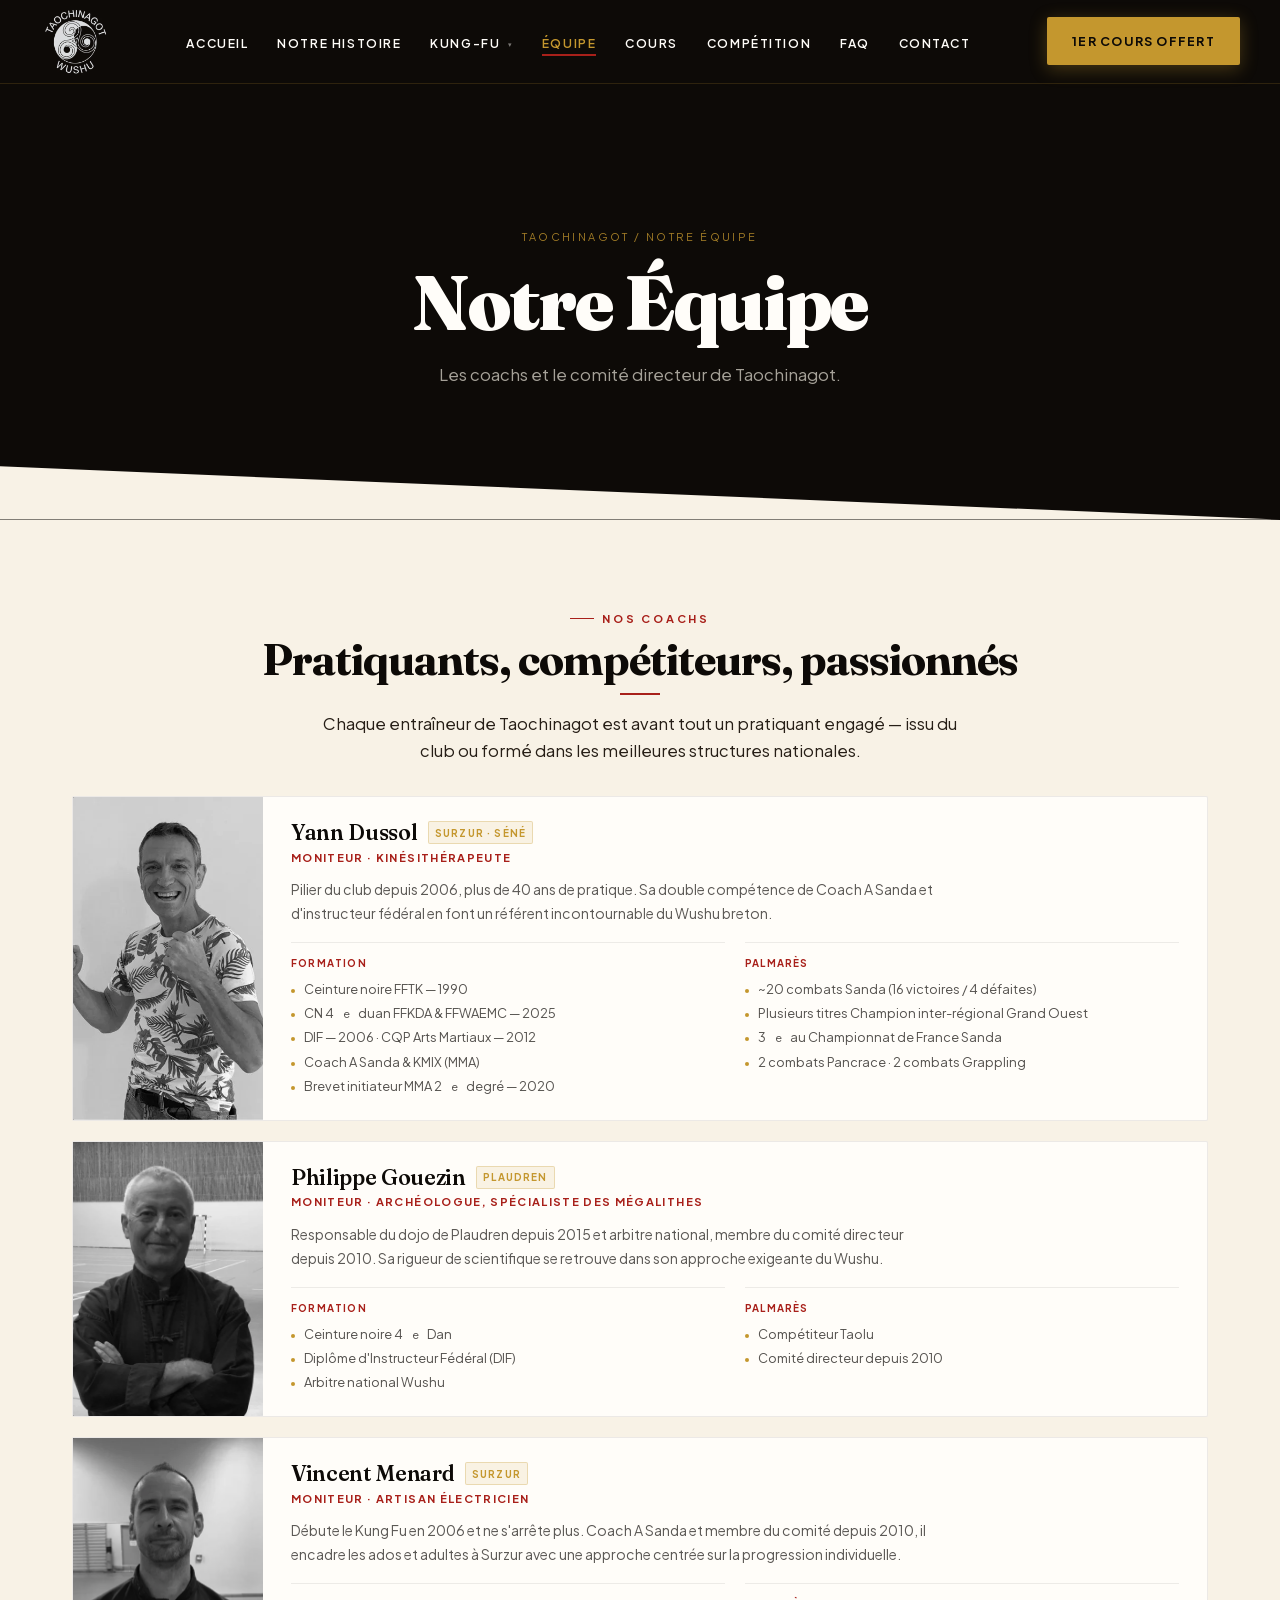
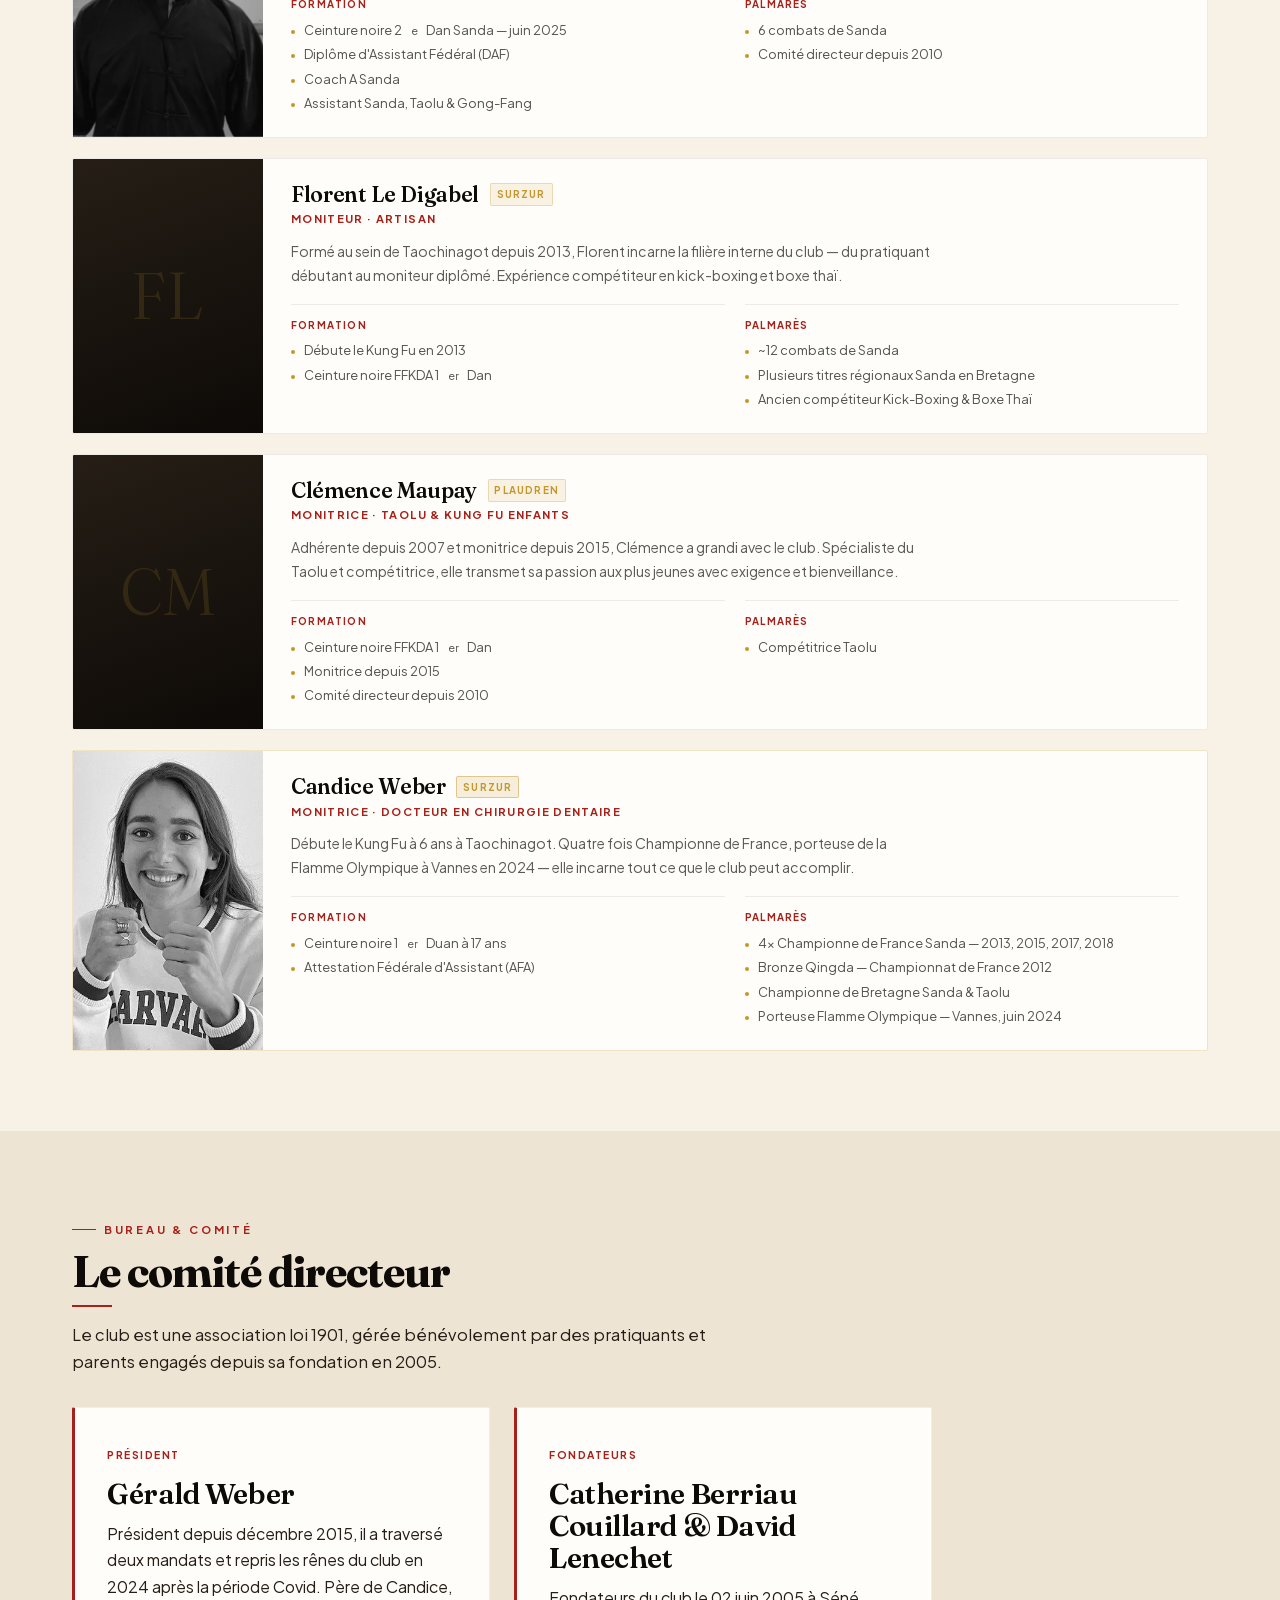
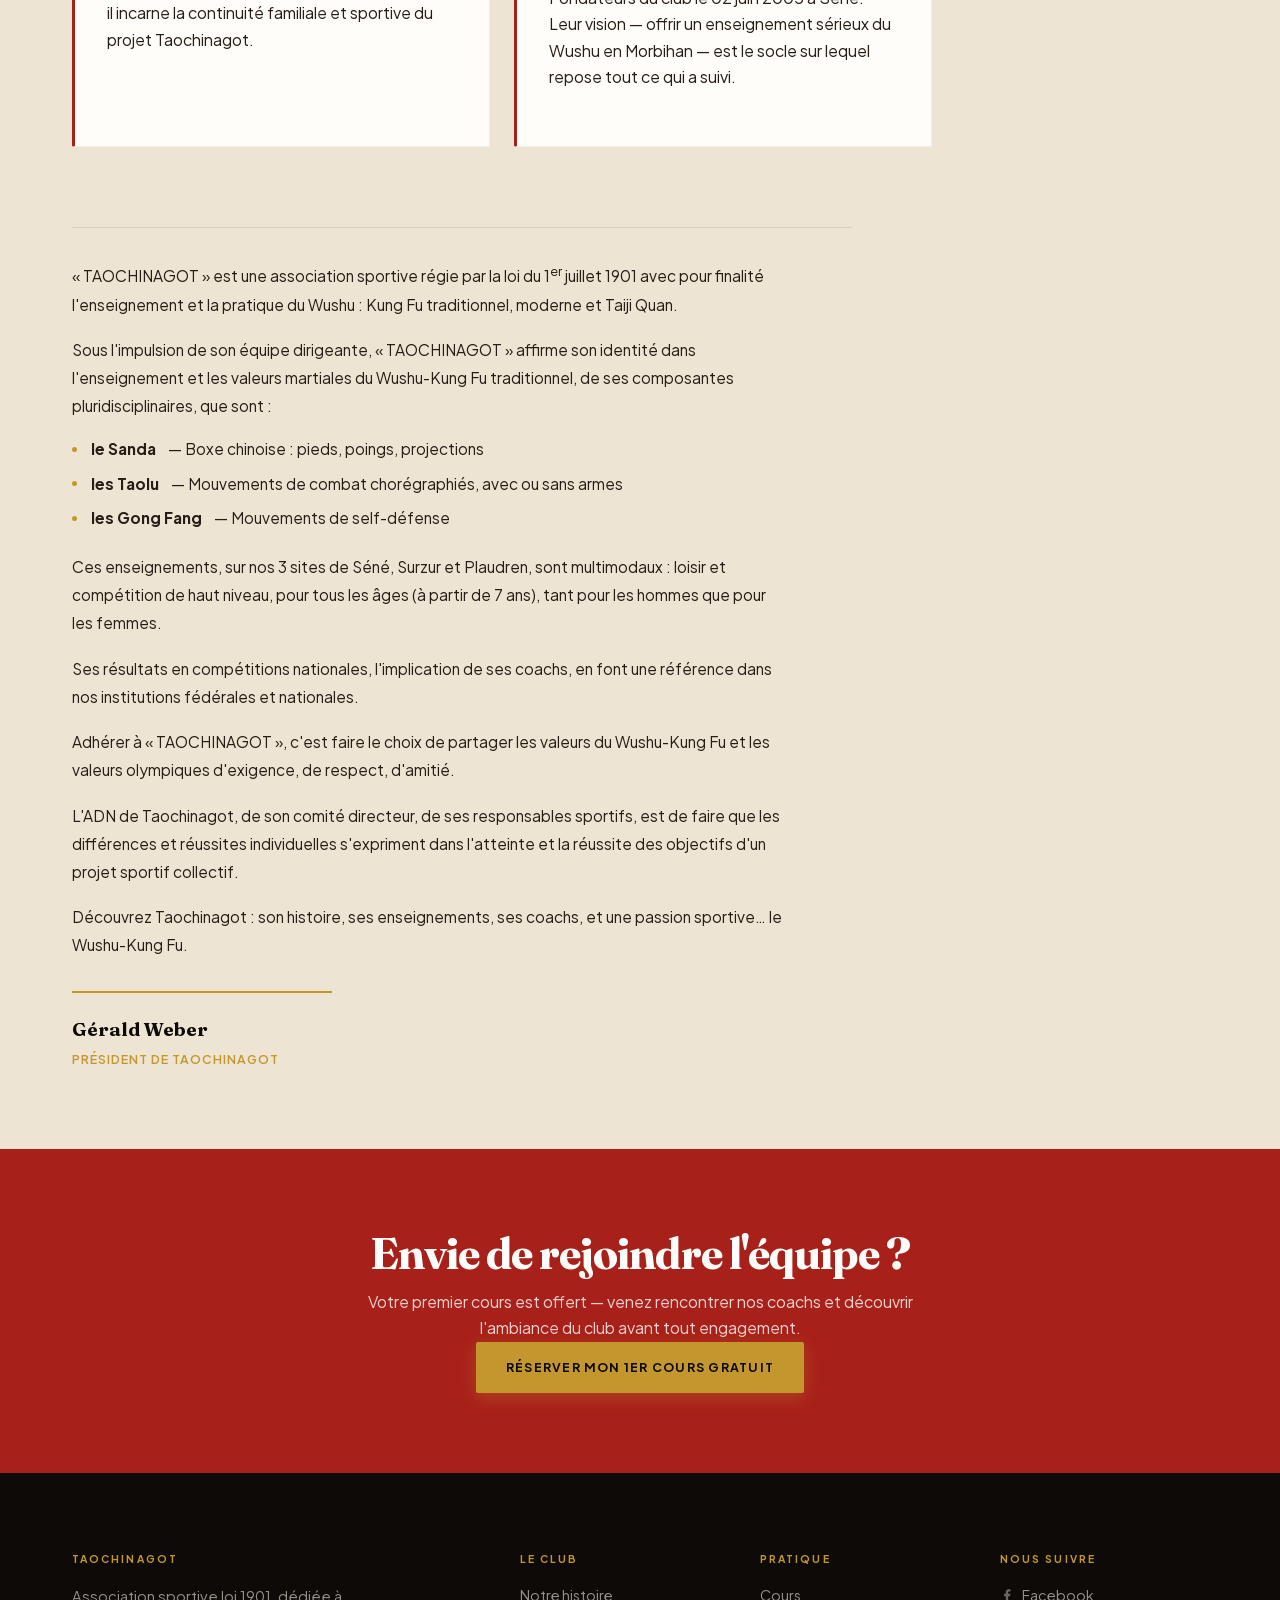
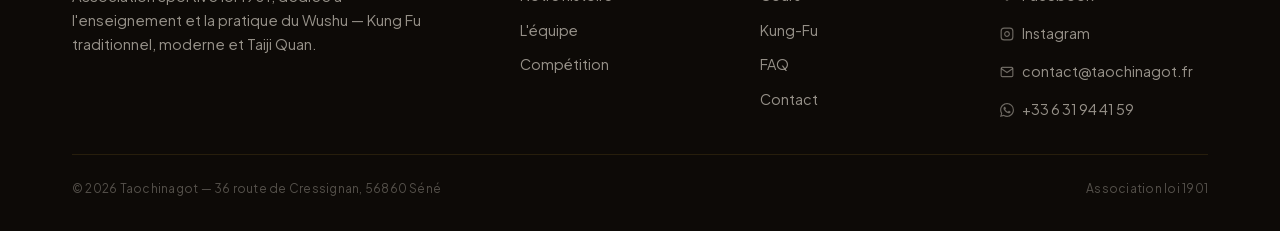
<file: pages/equipe.html>
<!DOCTYPE html>
<html lang="fr">
<head>
<meta charset="UTF-8">
<meta name="viewport" content="width=device-width, initial-scale=1.0">
<title>Notre Équipe — Taochinagot</title>
<meta name="description" content="L'équipe de Taochinagot : moniteurs diplômés et compétiteurs de haut niveau en Wushu, Sanda et Taolu, au service des pratiquants du Morbihan depuis 20 ans.">
<link rel="stylesheet" href="../css/style.min.css">
<link rel="icon" href="../img/logo.webp" type="image/webp">
<meta property="og:type"        content="website">
<meta property="og:site_name"   content="Taochinagot">
<meta property="og:locale"      content="fr_FR">
<meta property="og:title"       content="Notre Équipe — Taochinagot">
<meta property="og:description" content="L'équipe de Taochinagot : moniteurs diplômés et compétiteurs de haut niveau en Wushu, Sanda et Taolu en Morbihan.">
<meta property="og:url"         content="https://devtaochinagot.github.io/taochinagot/pages/equipe.html">
<meta property="og:image"       content="https://devtaochinagot.github.io/taochinagot/img/sanda-projection.webp">
<meta property="og:image:width"  content="2048">
<meta property="og:image:height" content="1365">
<link rel="canonical" href="https://devtaochinagot.github.io/taochinagot/pages/equipe.html">
<meta name="theme-color" content="#0d0a07">
<link rel="preload" href="../fonts/fraunces-normal-latin.woff2" as="font" type="font/woff2" crossorigin>
<link rel="preload" href="../fonts/plus-jakarta-sans-normal-latin.woff2" as="font" type="font/woff2" crossorigin>
<script type="application/ld+json">{"@context":"https://schema.org","@type":"BreadcrumbList","itemListElement":[{"@type":"ListItem","position":1,"name":"Accueil","item":"https://devtaochinagot.github.io/taochinagot/"},{"@type":"ListItem","position":2,"name":"Équipe","item":"https://devtaochinagot.github.io/taochinagot/pages/equipe.html"}]}</script>
</head>
<body>
<a href="#main-content" class="skip-link">Aller au contenu principal</a>

<header class="site-header">
  <nav class="nav-bar container">
    <a href="../index.html" class="logo">
      <img src="../img/logo.webp" class="logo-mark" alt="Logo Taochinagot">
    </a>

    <ul class="nav-links">
      <li><a href="../index.html">Accueil</a></li>
      <li><a href="notre-histoire.html">Notre Histoire</a></li>
      <li class="has-dropdown">
        <a href="kung-fu.html">Kung-Fu <span class="dropdown-arrow">▾</span></a>
        <ul class="dropdown">
          <li><a href="kung-fu.html#taolu">Taolu</a></li>
          <li><a href="kung-fu.html#sanda">Sanda / Boxe chinoise</a></li>
        </ul>
      </li>
      <li><a href="equipe.html" class="active">Équipe</a></li>
      <li><a href="cours.html">Cours</a></li>
      <li><a href="competition.html">Compétition</a></li>
      <li><a href="faq.html">FAQ</a></li>
      <li><a href="contact.html">Contact</a></li>
    </ul>

    <a href="contact.html#formulaire" class="btn btn-gold nav-cta">1er cours offert</a>

    <button class="burger" aria-label="Ouvrir le menu" aria-expanded="false">
      <span></span><span></span><span></span>
    </button>
  </nav>
</header>

<div class="mobile-menu">
  <ul>
    <li><a href="../index.html">Accueil</a></li>
      <li><a href="notre-histoire.html">Notre Histoire</a></li>
      <li class="mobile-has-sub">

        <span class="mobile-parent-row"><a href="kung-fu.html">Kung-Fu</a><button class="mobile-toggle" aria-expanded="false" aria-label="Sous-menu Kung-Fu">▾</button></span>

        <ul class="mobile-sub-list">

          <li><a href="kung-fu.html#taolu">Taolu</a></li>

          <li><a href="kung-fu.html#sanda">Sanda / Boxe chinoise</a></li>

        </ul>

      </li>
      <li><a href="equipe.html" class="active">Équipe</a></li>
      <li><a href="cours.html">Cours</a></li>
      <li><a href="competition.html">Compétition</a></li>
      <li><a href="faq.html">FAQ</a></li>
      <li><a href="contact.html">Contact</a></li>
  </ul>
  <a href="contact.html#formulaire" class="btn btn-gold">1er cours offert</a>
</div>

<main id="main-content">
<section class="page-hero">
  <div class="container">
    <div class="breadcrumb">Taochinagot / Notre Équipe</div>
    <h1>Notre Équipe</h1>
    <p>Les coachs et le comité directeur de Taochinagot.</p>
  </div>
</section>

<!-- ═══ SECTION : Coachs ═══════════════════════════════════════ -->
<section>
  <div class="container">
    <div class="section-head center">
      <span class="eyebrow">Nos coachs</span>
      <h2>Pratiquants, compétiteurs, passionnés</h2>
      <p>Chaque entraîneur de Taochinagot est avant tout un pratiquant engagé — issu du club ou formé dans les meilleures structures nationales.</p>
    </div>

    <div class="coach-grid">

      <!-- Yann Dussol -->
      <article class="coach-card">
        <div class="coach-photo">
          <img src="../img/equipe-yann.webp" alt="Yann Dussol">
        </div>
        <div class="coach-body">
          <div class="coach-header">
            <h3>Yann Dussol</h3>
            <span class="coach-dojo-badge">Surzur · Séné</span>
          </div>
          <p class="coach-role">Moniteur · Kinésithérapeute</p>
          <p class="coach-bio">Pilier du club depuis 2006, plus de 40 ans de pratique. Sa double compétence de Coach A Sanda et d'instructeur fédéral en font un référent incontournable du Wushu breton.</p>
          <div class="coach-details">
            <div class="coach-parcours">
              <span class="coach-parcours-label">Formation</span>
              <span class="coach-highlight">Ceinture noire FFTK — 1990</span>
              <span class="coach-highlight">CN 4<sup>e</sup> duan FFKDA &amp; FFWAEMC — 2025</span>
              <span class="coach-highlight">DIF — 2006 · CQP Arts Martiaux — 2012</span>
              <span class="coach-highlight">Coach A Sanda &amp; KMIX (MMA)</span>
              <span class="coach-highlight">Brevet initiateur MMA 2<sup>e</sup> degré — 2020</span>
            </div>
            <div class="coach-parcours">
              <span class="coach-parcours-label">Palmarès</span>
              <span class="coach-highlight">~20 combats Sanda (16 victoires / 4 défaites)</span>
              <span class="coach-highlight">Plusieurs titres Champion inter-régional Grand Ouest</span>
              <span class="coach-highlight">3<sup>e</sup> au Championnat de France Sanda</span>
              <span class="coach-highlight">2 combats Pancrace · 2 combats Grappling</span>
            </div>
          </div>
        </div>
      </article>

      <!-- Philippe Gouezin -->
      <article class="coach-card">
        <div class="coach-photo">
          <img src="../img/equipe-philippe.webp" alt="Philippe Gouezin">
        </div>
        <div class="coach-body">
          <div class="coach-header">
            <h3>Philippe Gouezin</h3>
            <span class="coach-dojo-badge">Plaudren</span>
          </div>
          <p class="coach-role">Moniteur · Archéologue, spécialiste des mégalithes</p>
          <p class="coach-bio">Responsable du dojo de Plaudren depuis 2015 et arbitre national, membre du comité directeur depuis 2010. Sa rigueur de scientifique se retrouve dans son approche exigeante du Wushu.</p>
          <div class="coach-details">
            <div class="coach-parcours">
              <span class="coach-parcours-label">Formation</span>
              <span class="coach-highlight">Ceinture noire 4<sup>e</sup> Dan</span>
              <span class="coach-highlight">Diplôme d'Instructeur Fédéral (DIF)</span>
              <span class="coach-highlight">Arbitre national Wushu</span>
            </div>
            <div class="coach-parcours">
              <span class="coach-parcours-label">Palmarès</span>
              <span class="coach-highlight">Compétiteur Taolu</span>
              <span class="coach-highlight">Comité directeur depuis 2010</span>
            </div>
          </div>
        </div>
      </article>

      <!-- Vincent Menard -->
      <article class="coach-card">
        <div class="coach-photo">
          <img src="../img/equipe-vincent.webp" alt="Vincent Menard">
        </div>
        <div class="coach-body">
          <div class="coach-header">
            <h3>Vincent Menard</h3>
            <span class="coach-dojo-badge">Surzur</span>
          </div>
          <p class="coach-role">Moniteur · Artisan Électricien</p>
          <p class="coach-bio">Débute le Kung Fu en 2006 et ne s'arrête plus. Coach A Sanda et membre du comité depuis 2010, il encadre les ados et adultes à Surzur avec une approche centrée sur la progression individuelle.</p>
          <div class="coach-details">
            <div class="coach-parcours">
              <span class="coach-parcours-label">Formation</span>
              <span class="coach-highlight">Ceinture noire 2<sup>e</sup> Dan Sanda — juin 2025</span>
              <span class="coach-highlight">Diplôme d'Assistant Fédéral (DAF)</span>
              <span class="coach-highlight">Coach A Sanda</span>
              <span class="coach-highlight">Assistant Sanda, Taolu &amp; Gong-Fang</span>
            </div>
            <div class="coach-parcours">
              <span class="coach-parcours-label">Palmarès</span>
              <span class="coach-highlight">6 combats de Sanda</span>
              <span class="coach-highlight">Comité directeur depuis 2010</span>
            </div>
          </div>
        </div>
      </article>

      <!-- Florent Le Digabel -->
      <article class="coach-card">
        <div class="coach-photo">
          <div class="coach-photo-placeholder" aria-hidden="true">FL</div>
        </div>
        <div class="coach-body">
          <div class="coach-header">
            <h3>Florent Le Digabel</h3>
            <span class="coach-dojo-badge">Surzur</span>
          </div>
          <p class="coach-role">Moniteur · Artisan</p>
          <p class="coach-bio">Formé au sein de Taochinagot depuis 2013, Florent incarne la filière interne du club — du pratiquant débutant au moniteur diplômé. Expérience compétiteur en kick-boxing et boxe thaï.</p>
          <div class="coach-details">
            <div class="coach-parcours">
              <span class="coach-parcours-label">Formation</span>
              <span class="coach-highlight">Débute le Kung Fu en 2013</span>
              <span class="coach-highlight">Ceinture noire FFKDA 1<sup>er</sup> Dan</span>
            </div>
            <div class="coach-parcours">
              <span class="coach-parcours-label">Palmarès</span>
              <span class="coach-highlight">~12 combats de Sanda</span>
              <span class="coach-highlight">Plusieurs titres régionaux Sanda en Bretagne</span>
              <span class="coach-highlight">Ancien compétiteur Kick-Boxing &amp; Boxe Thaï</span>
            </div>
          </div>
        </div>
      </article>

      <!-- Clémence Maupay -->
      <article class="coach-card">
        <div class="coach-photo">
          <div class="coach-photo-placeholder" aria-hidden="true">CM</div>
        </div>
        <div class="coach-body">
          <div class="coach-header">
            <h3>Clémence Maupay</h3>
            <span class="coach-dojo-badge">Plaudren</span>
          </div>
          <p class="coach-role">Monitrice · Taolu &amp; Kung Fu enfants</p>
          <p class="coach-bio">Adhérente depuis 2007 et monitrice depuis 2015, Clémence a grandi avec le club. Spécialiste du Taolu et compétitrice, elle transmet sa passion aux plus jeunes avec exigence et bienveillance.</p>
          <div class="coach-details">
            <div class="coach-parcours">
              <span class="coach-parcours-label">Formation</span>
              <span class="coach-highlight">Ceinture noire FFKDA 1<sup>er</sup> Dan</span>
              <span class="coach-highlight">Monitrice depuis 2015</span>
              <span class="coach-highlight">Comité directeur depuis 2010</span>
            </div>
            <div class="coach-parcours">
              <span class="coach-parcours-label">Palmarès</span>
              <span class="coach-highlight">Compétitrice Taolu</span>
            </div>
          </div>
        </div>
      </article>

      <!-- Candice Weber — featured -->
      <article class="coach-card coach-card--featured">
        <div class="coach-photo">
          <img src="../img/equipe-candice.webp" alt="Candice Weber">
        </div>
        <div class="coach-body">
          <div class="coach-header">
            <h3>Candice Weber</h3>
            <span class="coach-dojo-badge">Surzur</span>
          </div>
          <p class="coach-role">Monitrice · Docteur en Chirurgie Dentaire</p>
          <p class="coach-bio">Débute le Kung Fu à 6 ans à Taochinagot. Quatre fois Championne de France, porteuse de la Flamme Olympique à Vannes en 2024 — elle incarne tout ce que le club peut accomplir.</p>
          <div class="coach-details">
            <div class="coach-parcours">
              <span class="coach-parcours-label">Formation</span>
              <span class="coach-highlight">Ceinture noire 1<sup>er</sup> Duan à 17 ans</span>
              <span class="coach-highlight">Attestation Fédérale d'Assistant (AFA)</span>
            </div>
            <div class="coach-parcours">
              <span class="coach-parcours-label">Palmarès</span>
              <span class="coach-highlight">4× Championne de France Sanda — 2013, 2015, 2017, 2018</span>
              <span class="coach-highlight">Bronze Qingda — Championnat de France 2012</span>
              <span class="coach-highlight">Championne de Bretagne Sanda &amp; Taolu</span>
              <span class="coach-highlight">Porteuse Flamme Olympique — Vannes, juin 2024</span>
            </div>
          </div>
        </div>
      </article>

    </div><!-- /.coach-grid -->
  </div>
</section>

<!-- ═══ SECTION : Comité directeur ══════════════════════════════ -->
<section class="bg-paper-warm">
  <div class="container">
    <div class="section-head">
      <span class="eyebrow">Bureau &amp; comité</span>
      <h2>Le comité directeur</h2>
      <p>Le club est une association loi 1901, gérée bénévolement par des pratiquants et parents engagés depuis sa fondation en 2005.</p>
    </div>

    <div class="profile-split">
      <div class="profile-card">
        <span class="tag">Président</span>
        <h3>Gérald Weber</h3>
        <p>Président depuis décembre 2015, il a traversé deux mandats et repris les rênes du club en 2024 après la période Covid. Père de Candice, il incarne la continuité familiale et sportive du projet Taochinagot.</p>
      </div>
      <div class="profile-card">
        <span class="tag">Fondateurs</span>
        <h3>Catherine Berriau Couillard &amp; David Lenechet</h3>
        <p>Fondateurs du club le 02 juin 2005 à Séné. Leur vision — offrir un enseignement sérieux du Wushu en Morbihan — est le socle sur lequel repose tout ce qui a suivi.</p>
      </div>
    </div>

    <div class="president-message">
      <p>« TAOCHINAGOT » est une association sportive régie par la loi du 1<sup>er</sup> juillet 1901 avec pour finalité l'enseignement et la pratique du Wushu&nbsp;: Kung Fu traditionnel, moderne et Taiji Quan.</p>

      <p>Sous l'impulsion de son équipe dirigeante, « TAOCHINAGOT » affirme son identité dans l'enseignement et les valeurs martiales du Wushu-Kung Fu traditionnel, de ses composantes pluridisciplinaires, que sont&nbsp;:</p>

      <ul class="president-list">
        <li><strong>le Sanda</strong> — Boxe chinoise&nbsp;: pieds, poings, projections</li>
        <li><strong>les Taolu</strong> — Mouvements de combat chorégraphiés, avec ou sans armes</li>
        <li><strong>les Gong Fang</strong> — Mouvements de self-défense</li>
      </ul>

      <p>Ces enseignements, sur nos 3 sites de Séné, Surzur et Plaudren, sont multimodaux&nbsp;: loisir et compétition de haut niveau, pour tous les âges (à partir de 7 ans), tant pour les hommes que pour les femmes.</p>

      <p>Ses résultats en compétitions nationales, l'implication de ses coachs, en font une référence dans nos institutions fédérales et nationales.</p>

      <p>Adhérer à « TAOCHINAGOT », c'est faire le choix de partager les valeurs du Wushu-Kung Fu et les valeurs olympiques d'exigence, de respect, d'amitié.</p>

      <p>L'ADN de Taochinagot, de son comité directeur, de ses responsables sportifs, est de faire que les différences et réussites individuelles s'expriment dans l'atteinte et la réussite des objectifs d'un projet sportif collectif.</p>

      <p>Découvrez Taochinagot&nbsp;: son histoire, ses enseignements, ses coachs, et une passion sportive… le Wushu-Kung Fu.</p>

      <div class="president-signature">
        <span class="president-name">Gérald Weber</span>
        <span class="president-title">Président de Taochinagot</span>
      </div>
    </div>
  </div>
</section>

<!-- ═══ CTA bas de page ══════════════════════════════════════════ -->
<section class="highlight-banner">
  <div class="container">
    <h2>Envie de rejoindre l'équipe ?</h2>
    <p class="cta-lede">Votre premier cours est offert — venez rencontrer nos coachs et découvrir l'ambiance du club avant tout engagement.</p>
    <a href="contact.html#formulaire" class="btn btn-gold">Réserver mon 1er cours gratuit</a>
  </div>
</section>

</main>
<footer class="site-footer">
  <div class="container">
    <div class="footer-grid">
      <div>
        <h4>Taochinagot</h4>
        <p>Association sportive loi 1901, dédiée à l'enseignement et la pratique du Wushu — Kung Fu traditionnel, moderne et Taiji Quan.</p>
      </div>
      <div>
        <h4>Le club</h4>
        <ul>
          <li><a href="notre-histoire.html">Notre histoire</a></li>
          <li><a href="equipe.html">L'équipe</a></li>
          <li><a href="competition.html">Compétition</a></li>
            </ul>
      </div>
      <div>
        <h4>Pratique</h4>
        <ul>
          <li><a href="cours.html">Cours</a></li>
          <li><a href="kung-fu.html">Kung-Fu</a></li>
          <li><a href="faq.html">FAQ</a></li>
      <li><a href="contact.html">Contact</a></li>
        </ul>
      </div>
          <div>
        <h4>Nous suivre</h4>
        <ul class="footer-social">
          <li><a href="https://www.facebook.com/taochinagot" target="_blank" rel="noopener noreferrer">
            <svg width="14" height="14" viewBox="0 0 24 24" fill="currentColor" aria-hidden="true"><path d="M18 2h-3a5 5 0 0 0-5 5v3H7v4h3v8h4v-8h3l1-4h-4V7a1 1 0 0 1 1-1h3z"/></svg>
            Facebook</a></li>
          <li><a href="https://www.instagram.com/taochinagot_/" target="_blank" rel="noopener noreferrer">
            <svg width="14" height="14" viewBox="0 0 24 24" fill="none" stroke="currentColor" stroke-width="2" aria-hidden="true"><rect x="2" y="2" width="20" height="20" rx="5" ry="5"/><path d="M16 11.37A4 4 0 1 1 12.63 8 4 4 0 0 1 16 11.37z"/><line x1="17.5" y1="6.5" x2="17.51" y2="6.5"/></svg>
            Instagram</a></li>
          <li><a href="mailto:contact@taochinagot.fr">
            <svg width="14" height="14" viewBox="0 0 24 24" fill="none" stroke="currentColor" stroke-width="2" aria-hidden="true"><path d="M4 4h16c1.1 0 2 .9 2 2v12c0 1.1-.9 2-2 2H4c-1.1 0-2-.9-2-2V6c0-1.1.9-2 2-2z"/><polyline points="22,6 12,13 2,6"/></svg>
            contact@taochinagot.fr</a></li>
          <li><a href="https://wa.me/33631944159" target="_blank" rel="noopener noreferrer">
            <svg width="14" height="14" viewBox="0 0 24 24" fill="currentColor" aria-hidden="true"><path d="M17.472 14.382c-.297-.149-1.758-.867-2.03-.967-.273-.099-.471-.148-.67.15-.197.297-.767.966-.94 1.164-.173.199-.347.223-.644.075-.297-.15-1.255-.463-2.39-1.475-.883-.788-1.48-1.761-1.653-2.059-.173-.297-.018-.458.13-.606.134-.133.298-.347.446-.52.149-.174.198-.298.298-.497.099-.198.05-.371-.025-.52-.075-.149-.669-1.612-.916-2.207-.242-.579-.487-.5-.669-.51-.173-.008-.371-.01-.57-.01-.198 0-.52.074-.792.372-.272.297-1.04 1.016-1.04 2.479 0 1.462 1.065 2.875 1.213 3.074.149.198 2.096 3.2 5.077 4.487.709.306 1.262.489 1.694.625.712.227 1.36.195 1.871.118.571-.085 1.758-.719 2.006-1.413.248-.694.248-1.289.173-1.413-.074-.124-.272-.198-.57-.347m-5.421 7.403h-.004a9.87 9.87 0 0 1-5.031-1.378l-.361-.214-3.741.982.998-3.648-.235-.374a9.86 9.86 0 0 1-1.51-5.26c.001-5.45 4.436-9.884 9.888-9.884 2.64 0 5.122 1.03 6.988 2.898a9.825 9.825 0 0 1 2.893 6.994c-.003 5.45-4.437 9.884-9.885 9.884m8.413-18.297A11.815 11.815 0 0 0 12.05 0C5.495 0 .16 5.335.157 11.892c0 2.096.547 4.142 1.588 5.945L.057 24l6.305-1.654a11.882 11.882 0 0 0 5.683 1.448h.005c6.554 0 11.89-5.335 11.893-11.893a11.821 11.821 0 0 0-3.48-8.413Z"/></svg>
            +33 6 31 94 41 59</a></li>
        </ul>
      </div>
    </div>
        <div class="footer-bottom">
      <span>© 2026 Taochinagot — 36 route de Cressignan, 56860 Séné</span>
      <span>Association loi 1901</span>
    </div>
  </div>
</footer>

<script src="../js/main.min.js"></script>
</body>
</html>
</file>
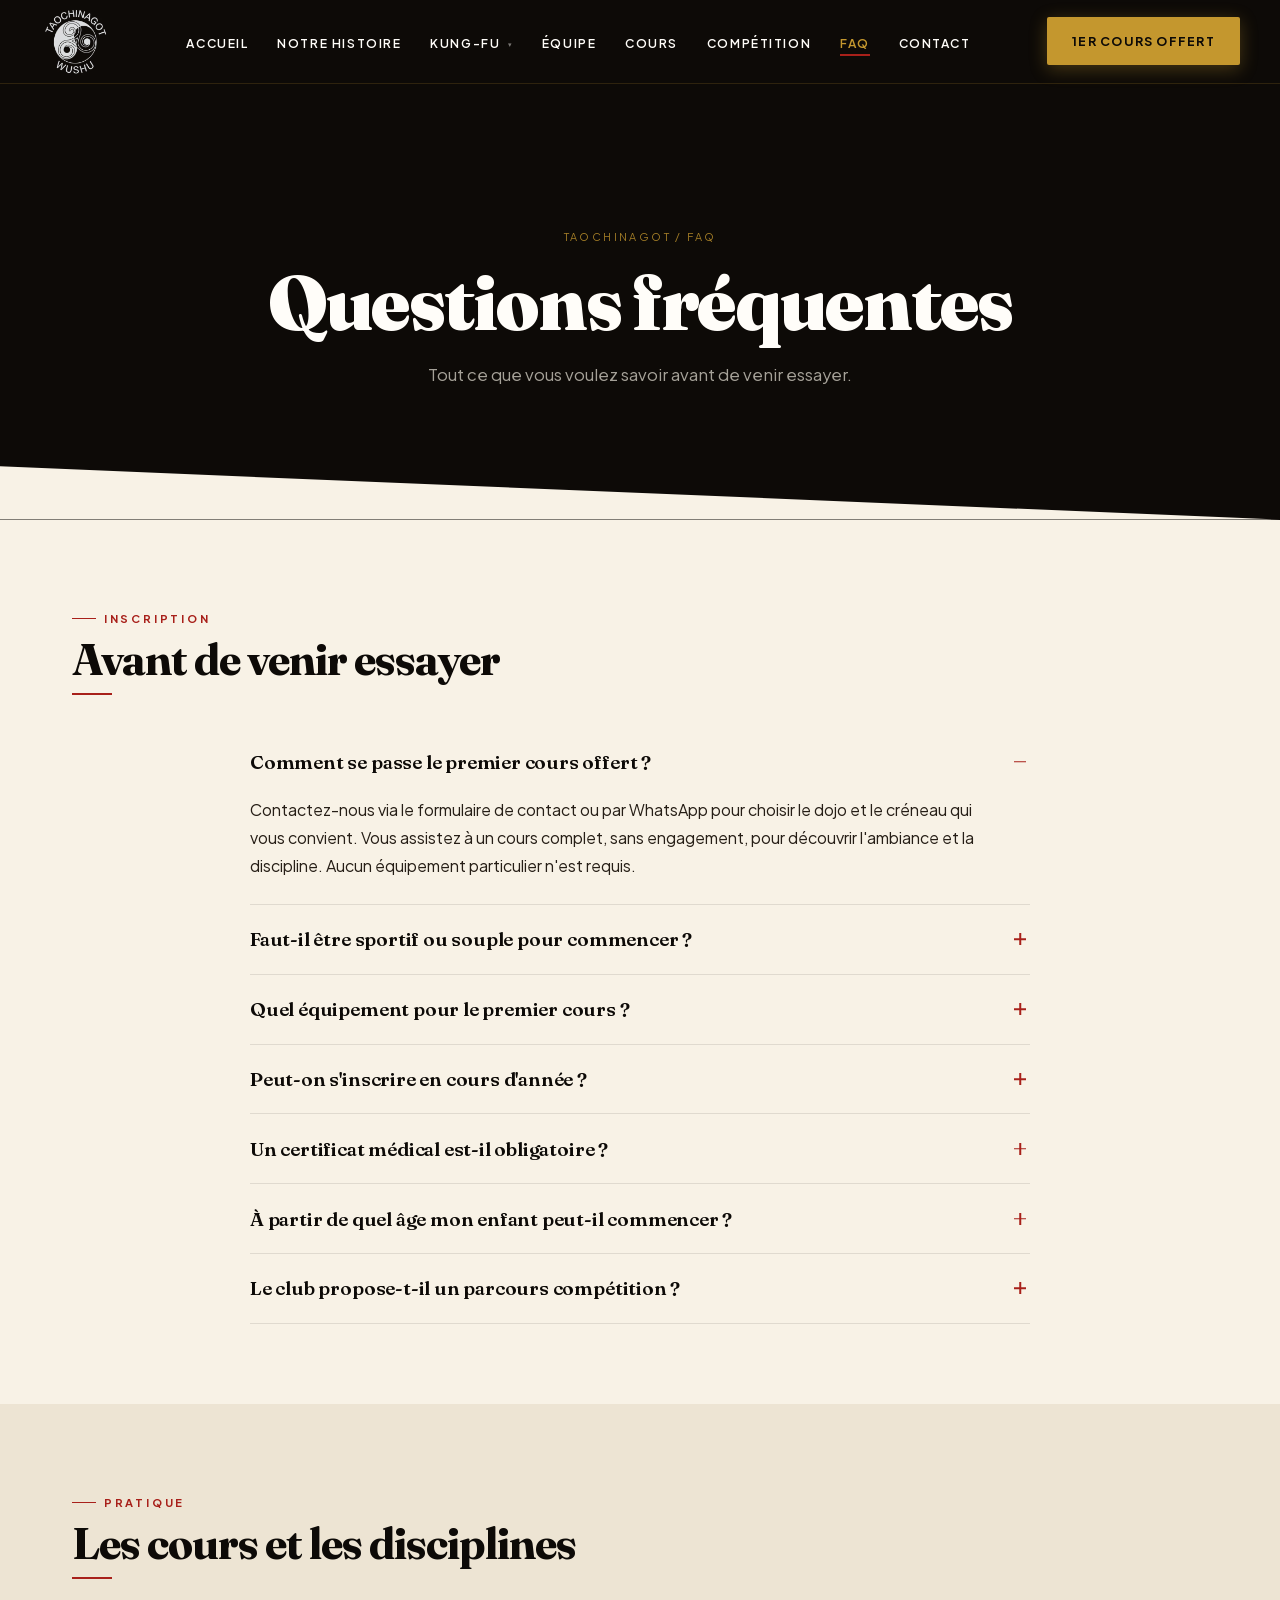
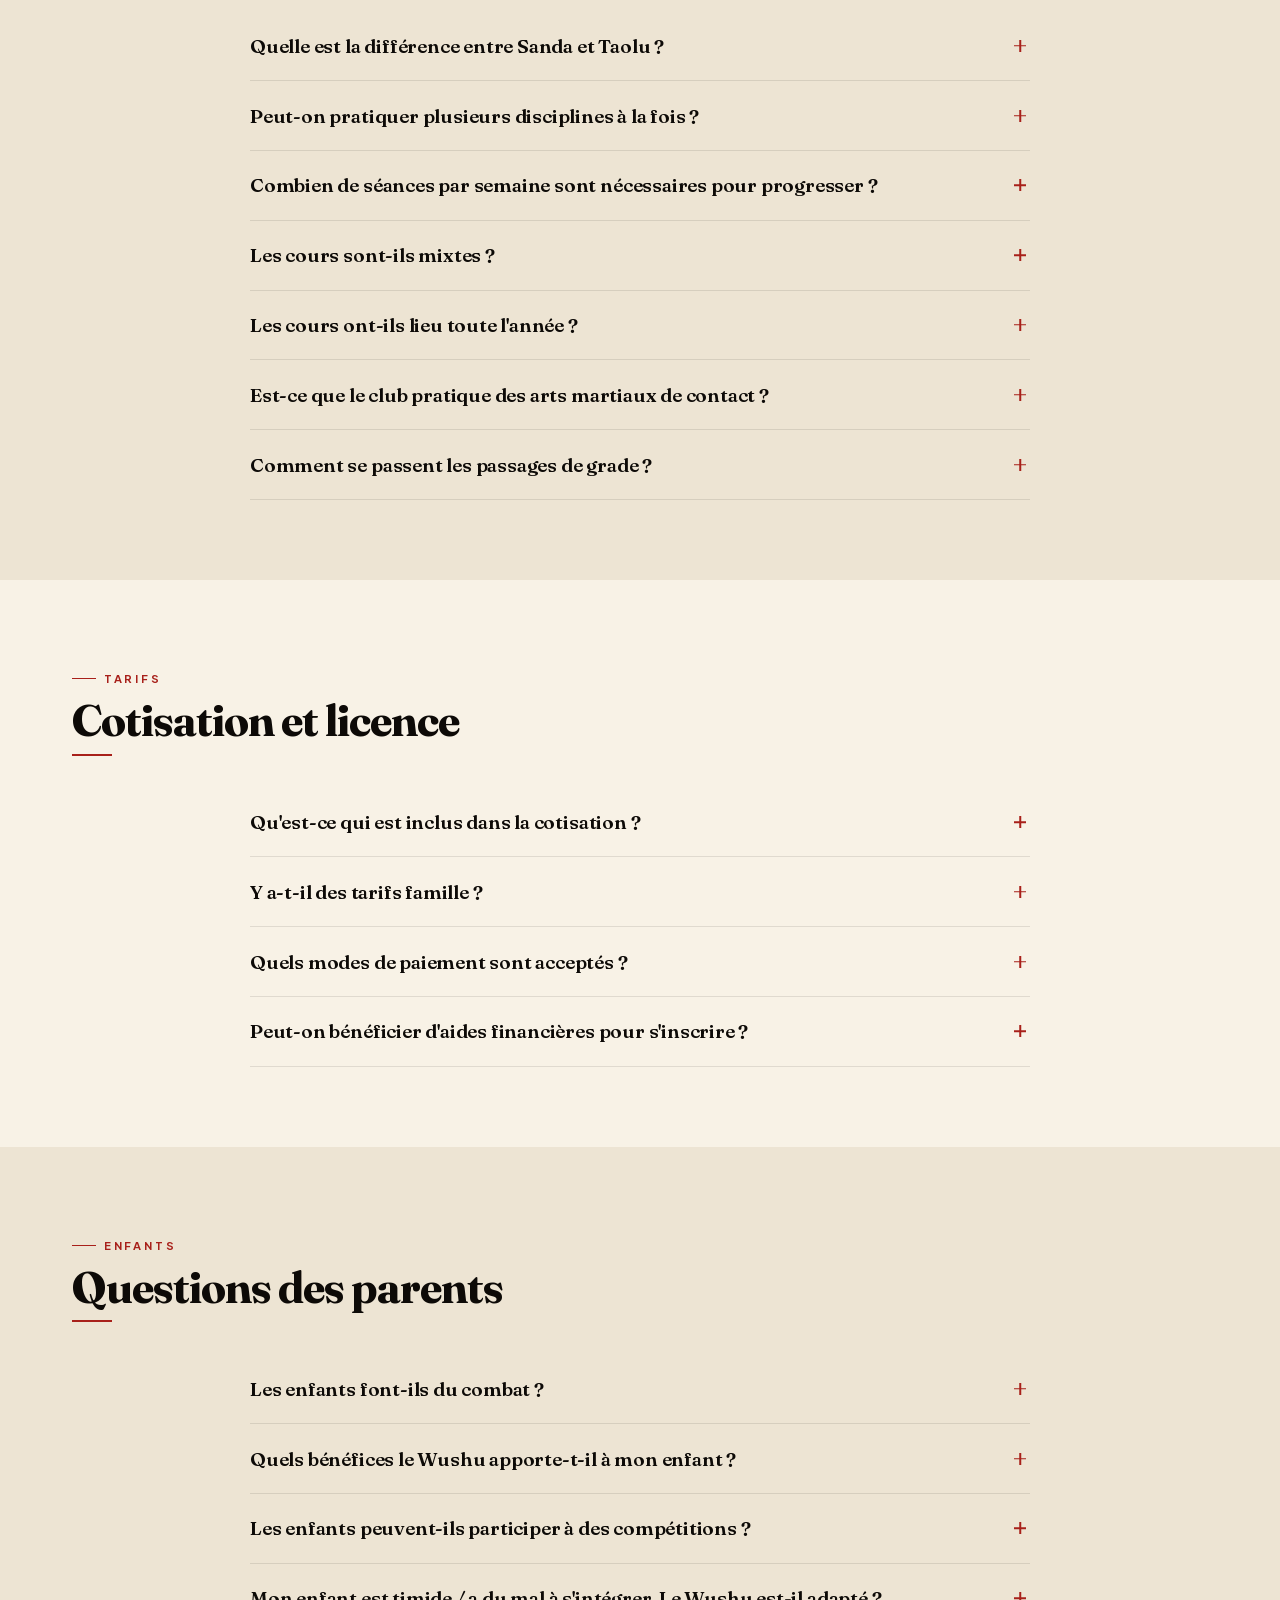
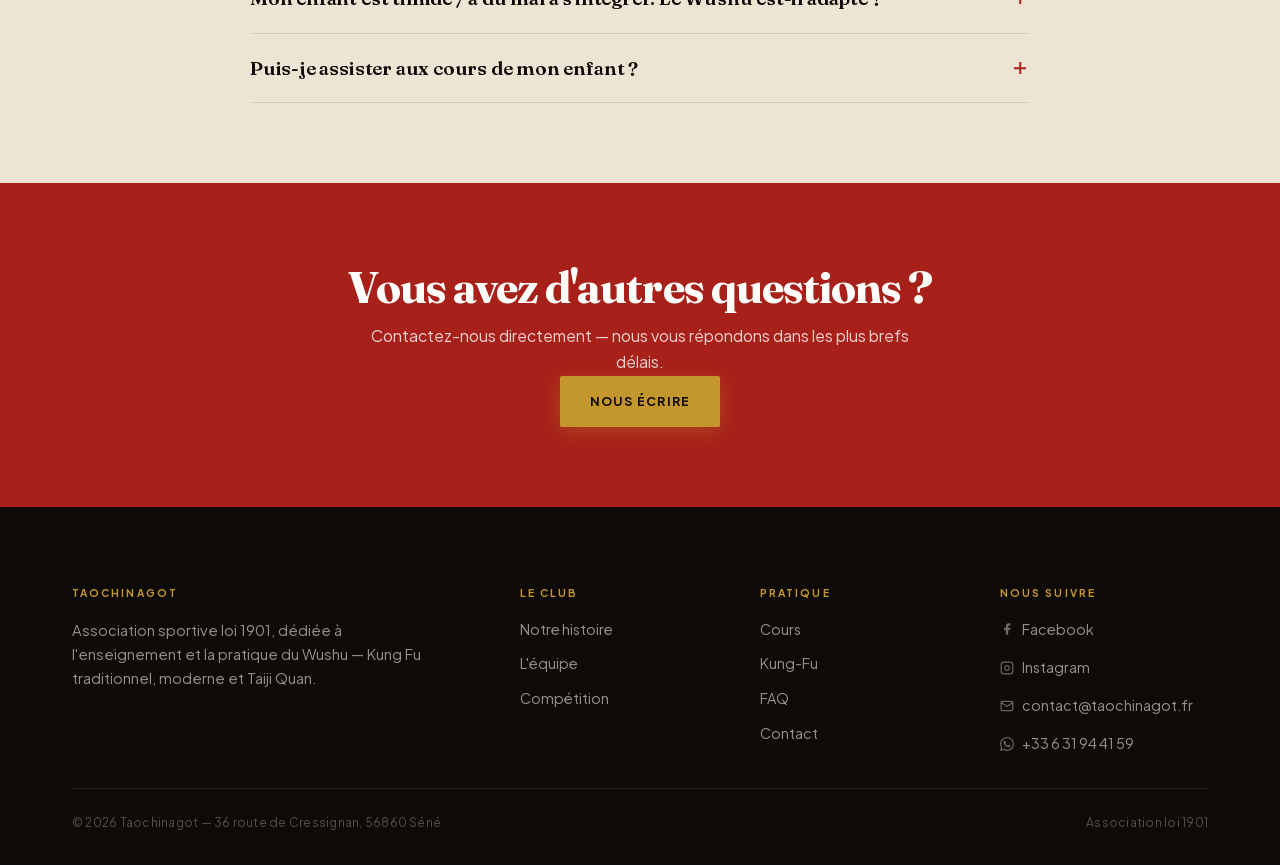
<file: pages/faq.html>
<!DOCTYPE html>
<html lang="fr">
<head>
<meta charset="UTF-8">
<meta name="viewport" content="width=device-width, initial-scale=1.0">
<title>FAQ — Questions fréquentes — Taochinagot</title>
<meta name="description" content="Réponses aux questions les plus fréquentes sur le club Taochinagot, les cours de Wushu, les tarifs et l'inscription.">
<link rel="stylesheet" href="../css/style.min.css">
<link rel="icon" href="../img/logo.webp" type="image/webp">
<meta property="og:type"        content="website">
<meta property="og:site_name"   content="Taochinagot">
<meta property="og:locale"      content="fr_FR">
<meta property="og:title"       content="FAQ — Questions fréquentes — Taochinagot">
<meta property="og:description" content="Toutes les réponses à vos questions sur le Wushu à Taochinagot : niveau requis, équipement, tarifs, premier cours, disciplines.">
<meta property="og:url"         content="https://devtaochinagot.github.io/taochinagot/pages/faq.html">
<meta property="og:image"       content="https://devtaochinagot.github.io/taochinagot/img/hero-tao.webp">
<meta property="og:image:width"  content="2048">
<meta property="og:image:height" content="1366">
<link rel="canonical" href="https://devtaochinagot.github.io/taochinagot/pages/faq.html">
<meta name="theme-color" content="#0d0a07">
<link rel="preload" href="../fonts/fraunces-normal-latin.woff2" as="font" type="font/woff2" crossorigin>
<link rel="preload" href="../fonts/plus-jakarta-sans-normal-latin.woff2" as="font" type="font/woff2" crossorigin>
<script type="application/ld+json">{"@context":"https://schema.org","@type":"BreadcrumbList","itemListElement":[{"@type":"ListItem","position":1,"name":"Accueil","item":"https://devtaochinagot.github.io/taochinagot/"},{"@type":"ListItem","position":2,"name":"FAQ","item":"https://devtaochinagot.github.io/taochinagot/pages/faq.html"}]}</script>
<script type="application/ld+json">
{
  "@context": "https://schema.org",
  "@type": "FAQPage",
  "mainEntity": [
    {"@type":"Question","name":"Comment se passe le premier cours offert ?","acceptedAnswer":{"@type":"Answer","text":"Contactez-nous via le formulaire de contact ou par WhatsApp pour choisir le dojo et le créneau qui vous convient. Vous assistez à un cours complet, sans engagement, pour découvrir l'ambiance et la discipline. Aucun équipement particulier n'est requis."}},
    {"@type":"Question","name":"Faut-il être sportif ou souple pour commencer ?","acceptedAnswer":{"@type":"Answer","text":"Non. Le Wushu se pratique à tout niveau physique : la souplesse et la condition physique s'acquièrent progressivement avec l'entraînement. Nos cours sont adaptés à chaque profil, du grand débutant au compétiteur confirmé."}},
    {"@type":"Question","name":"Quel équipement pour le premier cours ?","acceptedAnswer":{"@type":"Answer","text":"Une tenue de sport souple suffit pour débuter — jogging, t-shirt, et si possible des chaussures à semelle plate ou pieds nus. Nous vous indiquerons l'équipement spécifique une fois que vous aurez décidé de vous inscrire."}},
    {"@type":"Question","name":"Peut-on s'inscrire en cours d'année ?","acceptedAnswer":{"@type":"Answer","text":"Oui, les inscriptions sont possibles tout au long de la saison, dans la limite des places disponibles. La cotisation est calculée au prorata si vous arrivez après le mois d'octobre."}},
    {"@type":"Question","name":"Un certificat médical est-il obligatoire ?","acceptedAnswer":{"@type":"Answer","text":"Oui, un certificat médical de non-contre-indication à la pratique du Wushu est requis pour l'inscription définitive. Pour le premier cours d'essai, il n'est pas nécessaire."}},
    {"@type":"Question","name":"À partir de quel âge mon enfant peut-il commencer ?","acceptedAnswer":{"@type":"Answer","text":"Nos cours enfants sont ouverts dès 7 ans, avec un enseignement adapté à leur âge et à leur développement. Les plus jeunes pratiquent exclusivement le Taolu."}},
    {"@type":"Question","name":"Le club propose-t-il un parcours compétition ?","acceptedAnswer":{"@type":"Answer","text":"Oui. Taochinagot accompagne les licenciés qui souhaitent se présenter en compétitions régionales et nationales, aussi bien en Sanda qu'en Taolu. Le club compte plusieurs champions et championnes de France à son palmarès."}},
    {"@type":"Question","name":"Quelle est la différence entre Sanda et Taolu ?","acceptedAnswer":{"@type":"Answer","text":"Le Sanda est la boxe chinoise : pieds, poings et projections en combat sportif, à partir de l'adolescence. Le Taolu est l'art des enchaînements codifiés, avec ou sans armes — technique, fluidité et maîtrise du geste, accessible dès 7 ans."}},
    {"@type":"Question","name":"Peut-on pratiquer plusieurs disciplines à la fois ?","acceptedAnswer":{"@type":"Answer","text":"Oui. Certains pratiquants combinent Sanda et Taolu, voire Gong Fang (self-défense). Une bonne base en Taolu est souvent un avantage pour progresser plus vite en Sanda."}},
    {"@type":"Question","name":"Combien de séances par semaine sont nécessaires pour progresser ?","acceptedAnswer":{"@type":"Answer","text":"Une séance par semaine permet de pratiquer en loisir et de progresser à son rythme. Pour un parcours compétition, deux séances ou plus sont recommandées."}},
    {"@type":"Question","name":"Les cours sont-ils mixtes ?","acceptedAnswer":{"@type":"Answer","text":"Oui, tous nos cours sont mixtes. Le Wushu est pratiqué par des hommes et des femmes à tous les niveaux, y compris en compétition de haut niveau."}},
    {"@type":"Question","name":"Les cours ont-ils lieu toute l'année ?","acceptedAnswer":{"@type":"Answer","text":"Les cours suivent le calendrier scolaire, de septembre à juin. Des stages et séances supplémentaires sont organisés pendant certaines vacances scolaires."}},
    {"@type":"Question","name":"Est-ce que le club pratique des arts martiaux de contact ?","acceptedAnswer":{"@type":"Answer","text":"Le Sanda est pratiqué avec des protections complètes (casque, gants, plastron, protège-tibias, protège-dents). La progression vers le combat est graduelle et toujours adaptée au niveau du pratiquant. Le Taolu et le Kung-Fu traditionnel ne comportent pas de combat."}},
    {"@type":"Question","name":"Comment se passent les passages de grade ?","acceptedAnswer":{"@type":"Answer","text":"Les grades (ceintures) sont délivrés par la FFKDA selon un programme technique progressif. Les passages de grade ont lieu plusieurs fois dans l'année, sur évaluation par un instructeur fédéral."}},
    {"@type":"Question","name":"Qu'est-ce qui est inclus dans la cotisation ?","acceptedAnswer":{"@type":"Answer","text":"La cotisation annuelle inclut l'accès aux cours de votre dojo, ainsi que la licence fédérale FFKDA. Cette licence couvre l'assurance sportive pour la pratique du Wushu en club et en compétition."}},
    {"@type":"Question","name":"Y a-t-il des tarifs famille ?","acceptedAnswer":{"@type":"Answer","text":"Oui. Taochinagot propose des tarifs dégressifs pour les familles inscrivant plusieurs membres : 2 enfants, 3 enfants, 1 adulte + 1 enfant, 1 adulte + 2 enfants, ou 2 adultes + 2 enfants."}},
    {"@type":"Question","name":"Quels modes de paiement sont acceptés ?","acceptedAnswer":{"@type":"Answer","text":"Le règlement peut s'effectuer par chèque, virement bancaire ou espèces. Le paiement en plusieurs fois est possible."}},
    {"@type":"Question","name":"Peut-on bénéficier d'aides financières pour s'inscrire ?","acceptedAnswer":{"@type":"Answer","text":"Oui. Plusieurs dispositifs peuvent réduire le coût de l'inscription : le Pass Sport (50 € pour les jeunes de 6 à 30 ans sous conditions de ressources), les coupons sport CAF, ou les aides proposées par certaines communes du Morbihan."}},
    {"@type":"Question","name":"Les enfants font-ils du combat ?","acceptedAnswer":{"@type":"Answer","text":"Non. Les cours pour les moins de 12 ans sont exclusivement axés sur le Taolu. Il n'y a pas de combat ni de sparring dans les cours enfants. Le Sanda s'introduit progressivement à partir de l'adolescence."}},
    {"@type":"Question","name":"Quels bénéfices le Wushu apporte-t-il à mon enfant ?","acceptedAnswer":{"@type":"Answer","text":"Le Wushu développe la coordination motrice, l'équilibre, la mémoire corporelle et la concentration. La pratique régulière forge la discipline, la confiance en soi et le respect des autres."}},
    {"@type":"Question","name":"Les enfants peuvent-ils participer à des compétitions ?","acceptedAnswer":{"@type":"Answer","text":"Oui, il existe des compétitions de Taolu pour les enfants à partir de 7 ans, organisées par la FFKDA au niveau régional puis national. La participation est toujours volontaire."}},
    {"@type":"Question","name":"Mon enfant est timide / a du mal à s'intégrer. Le Wushu est-il adapté ?","acceptedAnswer":{"@type":"Answer","text":"Absolument. Les arts martiaux sont particulièrement recommandés pour les enfants discrets ou en manque de confiance. Le cadre structuré, la progression individuelle et l'esprit de groupe créent un environnement sécurisant."}},
    {"@type":"Question","name":"Puis-je assister aux cours de mon enfant ?","acceptedAnswer":{"@type":"Answer","text":"Oui, les parents sont les bienvenus pour observer. Nous organisons également des événements ouverts au public (démonstrations, passages de grades) où vous pouvez voir la progression de votre enfant."}}
  ]
}
</script>
</head>
<body>
<a href="#main-content" class="skip-link">Aller au contenu principal</a>

<header class="site-header">
  <nav class="nav-bar container">
    <a href="../index.html" class="logo">
      <img src="../img/logo.webp" class="logo-mark" alt="Logo Taochinagot">
    </a>

    <ul class="nav-links">
      <li><a href="../index.html">Accueil</a></li>
      <li><a href="notre-histoire.html">Notre Histoire</a></li>
      <li class="has-dropdown">
        <a href="kung-fu.html">Kung-Fu <span class="dropdown-arrow">▾</span></a>
        <ul class="dropdown">
          <li><a href="kung-fu.html#taolu">Taolu</a></li>
          <li><a href="kung-fu.html#sanda">Sanda / Boxe chinoise</a></li>
        </ul>
      </li>
      <li><a href="equipe.html">Équipe</a></li>
      <li><a href="cours.html">Cours</a></li>
      <li><a href="competition.html">Compétition</a></li>
      <li><a href="faq.html" class="active">FAQ</a></li>
      <li><a href="contact.html">Contact</a></li>
    </ul>

    <a href="contact.html#formulaire" class="btn btn-gold nav-cta">1er cours offert</a>

    <button class="burger" aria-label="Ouvrir le menu" aria-expanded="false">
      <span></span><span></span><span></span>
    </button>
  </nav>
</header>

<div class="mobile-menu">
  <ul>
    <li><a href="../index.html">Accueil</a></li>
    <li><a href="notre-histoire.html">Notre Histoire</a></li>
    <li class="mobile-has-sub">

      <span class="mobile-parent-row"><a href="kung-fu.html">Kung-Fu</a><button class="mobile-toggle" aria-expanded="false" aria-label="Sous-menu Kung-Fu">▾</button></span>

      <ul class="mobile-sub-list">

        <li><a href="kung-fu.html#taolu">Taolu</a></li>

        <li><a href="kung-fu.html#sanda">Sanda / Boxe chinoise</a></li>

      </ul>

    </li>
    <li><a href="equipe.html">Équipe</a></li>
    <li><a href="cours.html">Cours</a></li>
    <li><a href="competition.html">Compétition</a></li>
    <li><a href="faq.html" class="active">FAQ</a></li>
    <li><a href="contact.html">Contact</a></li>
  </ul>
  <a href="contact.html#formulaire" class="btn btn-gold">1er cours offert</a>
</div>

<main id="main-content">
<section class="page-hero">
  <div class="container">
    <div class="breadcrumb">Taochinagot / FAQ</div>
    <h1>Questions fréquentes</h1>
    <p>Tout ce que vous voulez savoir avant de venir essayer.</p>
  </div>
</section>

<!-- ============ FAQ — Inscription & premier cours ============ -->
<section>
  <div class="container">
    <div class="section-head">
      <span class="eyebrow">Inscription</span>
      <h2>Avant de venir essayer</h2>
    </div>

    <div class="faq-list">
      <div class="faq-item open">
        <button class="faq-question">
          Comment se passe le premier cours offert ?
          <span class="icon"></span>
        </button>
        <div class="faq-answer">
          <p>Contactez-nous via le <a href="contact.html#formulaire">formulaire de contact</a> ou par WhatsApp pour choisir le dojo et le créneau qui vous convient. Vous assistez à un cours complet, sans engagement, pour découvrir l'ambiance et la discipline. Aucun équipement particulier n'est requis.</p>
        </div>
      </div>
      <div class="faq-item">
        <button class="faq-question">
          Faut-il être sportif ou souple pour commencer ?
          <span class="icon"></span>
        </button>
        <div class="faq-answer">
          <p>Non. Le Wushu se pratique à tout niveau physique : la souplesse et la condition physique s'acquièrent progressivement avec l'entraînement. Nos cours sont adaptés à chaque profil, du grand débutant au compétiteur confirmé. Beaucoup de nos pratiquants ont commencé sans aucune expérience sportive préalable.</p>
        </div>
      </div>
      <div class="faq-item">
        <button class="faq-question">
          Quel équipement pour le premier cours ?
          <span class="icon"></span>
        </button>
        <div class="faq-answer">
          <p>Une tenue de sport souple suffit pour débuter — jogging, t-shirt, et si possible des chaussures à semelle plate ou pieds nus. Nous vous indiquerons l'équipement spécifique (tenue de wushu, gants, protections pour le Sanda) une fois que vous aurez décidé de vous inscrire.</p>
        </div>
      </div>
      <div class="faq-item">
        <button class="faq-question">
          Peut-on s'inscrire en cours d'année ?
          <span class="icon"></span>
        </button>
        <div class="faq-answer">
          <p>Oui, les inscriptions sont possibles tout au long de la saison, dans la limite des places disponibles. La cotisation est calculée au prorata si vous arrivez après le mois d'octobre. N'hésitez pas à nous contacter pour connaître les disponibilités dans votre dojo.</p>
        </div>
      </div>
      <div class="faq-item">
        <button class="faq-question">
          Un certificat médical est-il obligatoire ?
          <span class="icon"></span>
        </button>
        <div class="faq-answer">
          <p>Oui, un certificat médical de non-contre-indication à la pratique du Wushu (ou des arts martiaux) est requis pour l'inscription définitive. Pour le premier cours d'essai, il n'est pas nécessaire. Le renouvellement annuel suit les règles de la FFKDA.</p>
        </div>
      </div>
      <div class="faq-item">
        <button class="faq-question">
          À partir de quel âge mon enfant peut-il commencer ?
          <span class="icon"></span>
        </button>
        <div class="faq-answer">
          <p>Nos cours enfants sont ouverts dès 7 ans, avec un enseignement adapté à leur âge et à leur développement. Les plus jeunes pratiquent exclusivement le Taolu (enchaînements sans combat), ce qui leur permet de développer coordination, équilibre et confiance en soi dans un cadre bienveillant.</p>
        </div>
      </div>
      <div class="faq-item">
        <button class="faq-question">
          Le club propose-t-il un parcours compétition ?
          <span class="icon"></span>
        </button>
        <div class="faq-answer">
          <p>Oui. Taochinagot accompagne les licenciés qui souhaitent se présenter en compétitions régionales et nationales, aussi bien en Sanda qu'en Taolu. L'encadrement est assuré par des coachs qualifiés (Coach A Sanda, arbitres nationaux). Le club compte plusieurs champions et championnes de France à son palmarès.</p>
        </div>
      </div>
    </div>
  </div>
</section>

<!-- ============ FAQ — Pratique ============ -->
<section class="bg-paper-warm">
  <div class="container">
    <div class="section-head">
      <span class="eyebrow">Pratique</span>
      <h2>Les cours et les disciplines</h2>
    </div>

    <div class="faq-list">
      <div class="faq-item">
        <button class="faq-question">
          Quelle est la différence entre Sanda et Taolu ?
          <span class="icon"></span>
        </button>
        <div class="faq-answer">
          <p>Le <strong>Sanda</strong> est la boxe chinoise : pieds, poings et projections en combat sportif, à partir de l'adolescence. Le <strong>Taolu</strong> est l'art des enchaînements codifiés, avec ou sans armes — technique, fluidité et maîtrise du geste, accessible dès 7 ans. Les deux disciplines sont issues du même art martial, le Wushu, et se complètent parfaitement.</p>
        </div>
      </div>
      <div class="faq-item">
        <button class="faq-question">
          Peut-on pratiquer plusieurs disciplines à la fois ?
          <span class="icon"></span>
        </button>
        <div class="faq-answer">
          <p>Oui. Certains pratiquants combinent Sanda et Taolu, voire Gong Fang (self-défense). Selon votre niveau et vos disponibilités, nos coachs vous conseilleront sur l'organisation la plus cohérente. Une bonne base en Taolu est souvent un avantage pour progresser plus vite en Sanda.</p>
        </div>
      </div>
      <div class="faq-item">
        <button class="faq-question">
          Combien de séances par semaine sont nécessaires pour progresser ?
          <span class="icon"></span>
        </button>
        <div class="faq-answer">
          <p>Une séance par semaine permet de pratiquer en loisir et de progresser à son rythme. Pour un parcours compétition, deux séances ou plus sont recommandées. Nos plannings proposent plusieurs créneaux par semaine dans chaque dojo, ce qui permet de combiner facilement.</p>
        </div>
      </div>
      <div class="faq-item">
        <button class="faq-question">
          Les cours sont-ils mixtes ?
          <span class="icon"></span>
        </button>
        <div class="faq-answer">
          <p>Oui, tous nos cours sont mixtes. Le Wushu est pratiqué par des hommes et des femmes à tous les niveaux, y compris en compétition de haut niveau. Plusieurs de nos championnes de France sont des femmes.</p>
        </div>
      </div>
      <div class="faq-item">
        <button class="faq-question">
          Les cours ont-ils lieu toute l'année ?
          <span class="icon"></span>
        </button>
        <div class="faq-answer">
          <p>Les cours suivent le calendrier scolaire, de septembre à juin. Des stages et séances supplémentaires sont organisés pendant certaines vacances scolaires — notamment le maniement des armes à Plaudren. Consultez la page <a href="evenements.html">Événements</a> pour les dates précises.</p>
        </div>
      </div>
      <div class="faq-item">
        <button class="faq-question">
          Est-ce que le club pratique des arts martiaux de contact ?
          <span class="icon"></span>
        </button>
        <div class="faq-answer">
          <p>Le Sanda est une discipline de combat sportif, pratiquée avec des protections complètes (casque, gants, plastron, protège-tibias, protège-dents). La progression vers le combat est graduelle et toujours adaptée au niveau du pratiquant. Le Taolu et le Kung-Fu traditionnel ne comportent pas de combat. Chaque pratiquant choisit sa voie selon ses objectifs.</p>
        </div>
      </div>
      <div class="faq-item">
        <button class="faq-question">
          Comment se passent les passages de grade ?
          <span class="icon"></span>
        </button>
        <div class="faq-answer">
          <p>Les grades (ceintures) sont délivrés par la FFKDA selon un programme technique progressif. Les passages de grade ont lieu plusieurs fois dans l'année, sur évaluation par un instructeur fédéral. Le club accompagne chaque pratiquant selon sa progression, sans imposer de rythme.</p>
        </div>
      </div>
    </div>
  </div>
</section>

<!-- ============ FAQ — Tarifs & licences ============ -->
<section>
  <div class="container">
    <div class="section-head">
      <span class="eyebrow">Tarifs</span>
      <h2>Cotisation et licence</h2>
    </div>

    <div class="faq-list">
      <div class="faq-item">
        <button class="faq-question">
          Qu'est-ce qui est inclus dans la cotisation ?
          <span class="icon"></span>
        </button>
        <div class="faq-answer">
          <p>La cotisation annuelle inclut l'accès aux cours de votre dojo, ainsi que la licence fédérale FFKDA. Cette licence couvre l'assurance sportive pour la pratique du Wushu en club et en compétition.</p>
        </div>
      </div>
      <div class="faq-item">
        <button class="faq-question">
          Y a-t-il des tarifs famille ?
          <span class="icon"></span>
        </button>
        <div class="faq-answer">
          <p>Oui. Taochinagot propose des tarifs dégressifs pour les familles inscrivant plusieurs membres : 2 enfants, 3 enfants, 1 adulte + 1 enfant, 1 adulte + 2 enfants, ou 2 adultes + 2 enfants. Consultez la <a href="cours.html">page Cours</a> pour le détail des tarifs.</p>
        </div>
      </div>
      <div class="faq-item">
        <button class="faq-question">
          Quels modes de paiement sont acceptés ?
          <span class="icon"></span>
        </button>
        <div class="faq-answer">
          <p>Le règlement peut s'effectuer par chèque, virement bancaire ou espèces. Le paiement en plusieurs fois est possible — renseignez-vous auprès du bureau lors de l'inscription.</p>
        </div>
      </div>
      <div class="faq-item">
        <button class="faq-question">
          Peut-on bénéficier d'aides financières pour s'inscrire ?
          <span class="icon"></span>
        </button>
        <div class="faq-answer">
          <p>Oui. Selon votre situation, plusieurs dispositifs peuvent réduire le coût de l'inscription : le Pass Sport (aide gouvernementale de 50 € pour les jeunes de 6 à 30 ans sous conditions de ressources), les coupons sport des caisses d'allocations familiales (CAF), ou encore les aides proposées par certaines communes du Morbihan. N'hésitez pas à nous en parler.</p>
        </div>
      </div>
    </div>
  </div>
</section>

<!-- ============ FAQ — Pour les enfants ============ -->
<section class="bg-paper-warm">
  <div class="container">
    <div class="section-head">
      <span class="eyebrow">Enfants</span>
      <h2>Questions des parents</h2>
    </div>

    <div class="faq-list">
      <div class="faq-item">
        <button class="faq-question">
          Les enfants font-ils du combat ?
          <span class="icon"></span>
        </button>
        <div class="faq-answer">
          <p>Non. Les cours pour les moins de 12 ans sont exclusivement axés sur le Taolu (enchaînements techniques). Il n'y a pas de combat ni de sparring dans les cours enfants. Le Sanda s'introduit progressivement à partir de l'adolescence, lorsque la maturité physique et mentale le permet.</p>
        </div>
      </div>
      <div class="faq-item">
        <button class="faq-question">
          Quels bénéfices le Wushu apporte-t-il à mon enfant ?
          <span class="icon"></span>
        </button>
        <div class="faq-answer">
          <p>Le Wushu développe la coordination motrice, l'équilibre, la mémoire corporelle et la concentration. Sur le plan personnel, la pratique régulière forge la discipline, la confiance en soi et le respect des autres. Les enfants apprennent aussi à persévérer face à la difficulté — des qualités utiles bien au-delà du tatami.</p>
        </div>
      </div>
      <div class="faq-item">
        <button class="faq-question">
          Les enfants peuvent-ils participer à des compétitions ?
          <span class="icon"></span>
        </button>
        <div class="faq-answer">
          <p>Oui, il existe des compétitions de Taolu pour les enfants à partir de 7 ans, organisées par la FFKDA au niveau régional puis national. La participation est toujours volontaire et se fait en accord avec les coachs et les parents. C'est une belle expérience de dépassement de soi, dans un cadre bienveillant.</p>
        </div>
      </div>
      <div class="faq-item">
        <button class="faq-question">
          Mon enfant est timide / a du mal à s'intégrer. Le Wushu est-il adapté ?
          <span class="icon"></span>
        </button>
        <div class="faq-answer">
          <p>Absolument. Les arts martiaux sont particulièrement recommandés pour les enfants discrets ou en manque de confiance. Le cadre structuré, la progression individuelle et l'esprit de groupe créent un environnement sécurisant où chacun trouve sa place. Nos moniteurs sont attentifs à chaque enfant.</p>
        </div>
      </div>
      <div class="faq-item">
        <button class="faq-question">
          Puis-je assister aux cours de mon enfant ?
          <span class="icon"></span>
        </button>
        <div class="faq-answer">
          <p>Oui, les parents sont les bienvenus pour observer. Certains parents finissent d'ailleurs par s'inscrire eux-mêmes ! Nous organisons également des événements ouverts au public (démonstrations, passages de grades) où vous pouvez voir la progression de votre enfant.</p>
        </div>
      </div>
    </div>
  </div>
</section>

<!-- ============ CTA ============ -->
<section class="highlight-banner">
  <div class="container">
    <h2>Vous avez d'autres questions ?</h2>
    <p class="cta-lede">Contactez-nous directement — nous vous répondons dans les plus brefs délais.</p>
    <a href="contact.html#formulaire" class="btn btn-gold">Nous écrire</a>
  </div>
</section>

</main>
<footer class="site-footer">
  <div class="container">
    <div class="footer-grid">
      <div>
        <h4>Taochinagot</h4>
        <p>Association sportive loi 1901, dédiée à l'enseignement et la pratique du Wushu — Kung Fu traditionnel, moderne et Taiji Quan.</p>
      </div>
      <div>
        <h4>Le club</h4>
        <ul>
          <li><a href="notre-histoire.html">Notre histoire</a></li>
          <li><a href="equipe.html">L'équipe</a></li>
          <li><a href="competition.html">Compétition</a></li>
            </ul>
      </div>
      <div>
        <h4>Pratique</h4>
        <ul>
          <li><a href="cours.html">Cours</a></li>
          <li><a href="kung-fu.html">Kung-Fu</a></li>
          <li><a href="faq.html">FAQ</a></li>
          <li><a href="contact.html">Contact</a></li>
        </ul>
      </div>
          <div>
        <h4>Nous suivre</h4>
        <ul class="footer-social">
          <li><a href="https://www.facebook.com/taochinagot" target="_blank" rel="noopener noreferrer">
            <svg width="14" height="14" viewBox="0 0 24 24" fill="currentColor" aria-hidden="true"><path d="M18 2h-3a5 5 0 0 0-5 5v3H7v4h3v8h4v-8h3l1-4h-4V7a1 1 0 0 1 1-1h3z"/></svg>
            Facebook</a></li>
          <li><a href="https://www.instagram.com/taochinagot_/" target="_blank" rel="noopener noreferrer">
            <svg width="14" height="14" viewBox="0 0 24 24" fill="none" stroke="currentColor" stroke-width="2" aria-hidden="true"><rect x="2" y="2" width="20" height="20" rx="5" ry="5"/><path d="M16 11.37A4 4 0 1 1 12.63 8 4 4 0 0 1 16 11.37z"/><line x1="17.5" y1="6.5" x2="17.51" y2="6.5"/></svg>
            Instagram</a></li>
          <li><a href="mailto:contact@taochinagot.fr">
            <svg width="14" height="14" viewBox="0 0 24 24" fill="none" stroke="currentColor" stroke-width="2" aria-hidden="true"><path d="M4 4h16c1.1 0 2 .9 2 2v12c0 1.1-.9 2-2 2H4c-1.1 0-2-.9-2-2V6c0-1.1.9-2 2-2z"/><polyline points="22,6 12,13 2,6"/></svg>
            contact@taochinagot.fr</a></li>
          <li><a href="https://wa.me/33631944159" target="_blank" rel="noopener noreferrer">
            <svg width="14" height="14" viewBox="0 0 24 24" fill="currentColor" aria-hidden="true"><path d="M17.472 14.382c-.297-.149-1.758-.867-2.03-.967-.273-.099-.471-.148-.67.15-.197.297-.767.966-.94 1.164-.173.199-.347.223-.644.075-.297-.15-1.255-.463-2.39-1.475-.883-.788-1.48-1.761-1.653-2.059-.173-.297-.018-.458.13-.606.134-.133.298-.347.446-.52.149-.174.198-.298.298-.497.099-.198.05-.371-.025-.52-.075-.149-.669-1.612-.916-2.207-.242-.579-.487-.5-.669-.51-.173-.008-.371-.01-.57-.01-.198 0-.52.074-.792.372-.272.297-1.04 1.016-1.04 2.479 0 1.462 1.065 2.875 1.213 3.074.149.198 2.096 3.2 5.077 4.487.709.306 1.262.489 1.694.625.712.227 1.36.195 1.871.118.571-.085 1.758-.719 2.006-1.413.248-.694.248-1.289.173-1.413-.074-.124-.272-.198-.57-.347m-5.421 7.403h-.004a9.87 9.87 0 0 1-5.031-1.378l-.361-.214-3.741.982.998-3.648-.235-.374a9.86 9.86 0 0 1-1.51-5.26c.001-5.45 4.436-9.884 9.888-9.884 2.64 0 5.122 1.03 6.988 2.898a9.825 9.825 0 0 1 2.893 6.994c-.003 5.45-4.437 9.884-9.885 9.884m8.413-18.297A11.815 11.815 0 0 0 12.05 0C5.495 0 .16 5.335.157 11.892c0 2.096.547 4.142 1.588 5.945L.057 24l6.305-1.654a11.882 11.882 0 0 0 5.683 1.448h.005c6.554 0 11.89-5.335 11.893-11.893a11.821 11.821 0 0 0-3.48-8.413Z"/></svg>
            +33 6 31 94 41 59</a></li>
        </ul>
      </div>
    </div>
        <div class="footer-bottom">
      <span>© 2026 Taochinagot — 36 route de Cressignan, 56860 Séné</span>
      <span>Association loi 1901</span>
    </div>
  </div>
</footer>

<script src="../js/main.min.js"></script>
</body>
</html>
</file>
<file: css/style.min.css>
@font-face{font-family:Fraunces;font-style:italic;font-weight:300 900;font-display:swap;src:url('../fonts/fraunces-italic-latin-ext.woff2') format('woff2');unicode-range:U+0100-02BA,U+02BD-02C5,U+02C7-02CC,U+02CE-02D7,U+02DD-02FF,U+0304,U+0308,U+0329,U+1D00-1DBF,U+1E00-1E9F,U+1EF2-1EFF,U+2020,U+20A0-20AB,U+20AD-20C0,U+2113,U+2C60-2C7F,U+A720-A7FF}@font-face{font-family:Fraunces;font-style:italic;font-weight:300 900;font-display:swap;src:url('../fonts/fraunces-italic-latin.woff2') format('woff2');unicode-range:U+0000-00FF,U+0131,U+0152-0153,U+02BB-02BC,U+02C6,U+02DA,U+02DC,U+0304,U+0308,U+0329,U+2000-206F,U+20AC,U+2122,U+2191,U+2193,U+2212,U+2215,U+FEFF,U+FFFD}@font-face{font-family:Fraunces;font-style:normal;font-weight:300 900;font-display:swap;src:url('../fonts/fraunces-normal-latin-ext.woff2') format('woff2');unicode-range:U+0100-02BA,U+02BD-02C5,U+02C7-02CC,U+02CE-02D7,U+02DD-02FF,U+0304,U+0308,U+0329,U+1D00-1DBF,U+1E00-1E9F,U+1EF2-1EFF,U+2020,U+20A0-20AB,U+20AD-20C0,U+2113,U+2C60-2C7F,U+A720-A7FF}@font-face{font-family:Fraunces;font-style:normal;font-weight:300 900;font-display:swap;src:url('../fonts/fraunces-normal-latin.woff2') format('woff2');unicode-range:U+0000-00FF,U+0131,U+0152-0153,U+02BB-02BC,U+02C6,U+02DA,U+02DC,U+0304,U+0308,U+0329,U+2000-206F,U+20AC,U+2122,U+2191,U+2193,U+2212,U+2215,U+FEFF,U+FFFD}@font-face{font-family:'Plus Jakarta Sans';font-style:italic;font-weight:400 700;font-display:swap;src:url('../fonts/plus-jakarta-sans-italic-latin-ext.woff2') format('woff2');unicode-range:U+0100-02BA,U+02BD-02C5,U+02C7-02CC,U+02CE-02D7,U+02DD-02FF,U+0304,U+0308,U+0329,U+1D00-1DBF,U+1E00-1E9F,U+1EF2-1EFF,U+2020,U+20A0-20AB,U+20AD-20C0,U+2113,U+2C60-2C7F,U+A720-A7FF}@font-face{font-family:'Plus Jakarta Sans';font-style:italic;font-weight:400 700;font-display:swap;src:url('../fonts/plus-jakarta-sans-italic-latin.woff2') format('woff2');unicode-range:U+0000-00FF,U+0131,U+0152-0153,U+02BB-02BC,U+02C6,U+02DA,U+02DC,U+0304,U+0308,U+0329,U+2000-206F,U+20AC,U+2122,U+2191,U+2193,U+2212,U+2215,U+FEFF,U+FFFD}@font-face{font-family:'Plus Jakarta Sans';font-style:normal;font-weight:400 700;font-display:swap;src:url('../fonts/plus-jakarta-sans-normal-latin-ext.woff2') format('woff2');unicode-range:U+0100-02BA,U+02BD-02C5,U+02C7-02CC,U+02CE-02D7,U+02DD-02FF,U+0304,U+0308,U+0329,U+1D00-1DBF,U+1E00-1E9F,U+1EF2-1EFF,U+2020,U+20A0-20AB,U+20AD-20C0,U+2113,U+2C60-2C7F,U+A720-A7FF}@font-face{font-family:'Plus Jakarta Sans';font-style:normal;font-weight:400 700;font-display:swap;src:url('../fonts/plus-jakarta-sans-normal-latin.woff2') format('woff2');unicode-range:U+0000-00FF,U+0131,U+0152-0153,U+02BB-02BC,U+02C6,U+02DA,U+02DC,U+0304,U+0308,U+0329,U+2000-206F,U+20AC,U+2122,U+2191,U+2193,U+2212,U+2215,U+FEFF,U+FFFD}:root{--ink:#0d0a07;--ink-soft:#261e16;--lacquer:#a8201a;--lacquer-deep:#7d1712;--gold:#c4972e;--gold-soft:#dfc07a;--paper:#f8f2e6;--paper-warm:#ede4d3;--jade:#3f5d4e;--white:#fffdf9;--font-display:'Fraunces',Georgia,serif;--font-body:'Plus Jakarta Sans',system-ui,sans-serif;--space-xs:0.5rem;--space-sm:1rem;--space-md:2rem;--space-lg:5rem;--space-xl:9rem;--max-width:1200px;--radius:2px}*,::after,::before{margin:0;padding:0;box-sizing:border-box}html{scroll-behavior:smooth}@media (prefers-reduced-motion:reduce){html{scroll-behavior:auto}*,::after,::before{animation-duration:0s!important;animation-iteration-count:1!important;transition-duration:0s!important}}body{font-family:var(--font-body);background:var(--paper);color:var(--ink);line-height:1.65;-webkit-font-smoothing:antialiased;overflow-x:hidden}img{max-width:100%;display:block}a{color:inherit;text-decoration:none}ul{list-style:none}h1,h2,h3,h4{font-family:var(--font-display);font-weight:900;line-height:1.08;letter-spacing:-.025em}h1{font-size:clamp(3rem, 8vw, 7.5rem);font-variation-settings:'opsz' 144,'wght' 900,'WONK' 1;letter-spacing:-.03em}h2{font-size:clamp(1.9rem, 3.5vw, 3rem);font-weight:700;font-variation-settings:'opsz' 72,'wght' 700,'WONK' 1;letter-spacing:-.022em}h3{font-size:clamp(1.25rem, 2.5vw, 1.85rem);font-weight:600;font-variation-settings:'opsz' 36,'wght' 600,'WONK' 0;letter-spacing:-.015em}p{max-width:65ch}.container{width:100%;max-width:var(--max-width);margin:0 auto;padding:0 var(--space-sm)}@media (min-width:768px){.container{padding:0 var(--space-md)}}section{padding:var(--space-lg) 0}a:focus-visible,button:focus-visible,input:focus-visible,textarea:focus-visible{outline:2px solid var(--gold);outline-offset:3px}.eyebrow{display:inline-flex;align-items:center;gap:.7em;font-family:var(--font-body);font-size:.7rem;font-weight:700;letter-spacing:.25em;text-transform:uppercase;color:var(--lacquer);margin-bottom:var(--space-xs)}.eyebrow::before{content:'';width:24px;height:1px;background:currentColor;flex-shrink:0}.skip-link{position:absolute;top:-4rem;left:1rem;background:var(--lacquer);color:#fff;padding:.5rem 1.1rem;border-radius:0 0 var(--radius) var(--radius);text-decoration:none;font-size:.9rem;font-family:var(--font-body);z-index:9999;transition:top .2s ease}.skip-link:focus{top:0;outline:0}.site-header{position:sticky;top:0;z-index:100;background:var(--ink);border-bottom:1px solid rgba(196,151,46,.18);transition:transform .28s ease}.site-header.header-hidden{transform:translateY(-100%)}.nav-bar{display:flex;align-items:center;justify-content:space-between;padding:.4rem 0}.logo{display:flex;align-items:center;gap:.6rem;font-family:var(--font-display);font-size:1.2rem;font-weight:700;color:var(--paper);letter-spacing:.02em;white-space:nowrap}.logo .logo-mark{width:clamp(50px,8vw,70px);height:clamp(50px,8vw,70px);flex-shrink:0;aspect-ratio:1;object-fit:contain;filter:invert(1);mix-blend-mode:screen}.nav-links{display:none;align-items:center;gap:1rem}.nav-links a{font-size:.68rem;font-weight:600;letter-spacing:.14em;text-transform:uppercase;color:var(--white);position:relative;padding:.35rem 0;transition:color .2s ease;white-space:nowrap}.nav-cta{display:none}.nav-links a.active,.nav-links a:hover{color:var(--gold)}.nav-links a.active::after{content:'';position:absolute;bottom:0;left:0;width:100%;height:1.5px;background:var(--lacquer)}.nav-links li.has-dropdown{position:relative}.nav-links .dropdown{display:none;position:absolute;top:100%;left:50%;transform:translateX(-50%);background:var(--ink);border:1px solid rgba(196,151,46,.2);border-radius:var(--radius);padding:12px 0 .5rem;min-width:200px;list-style:none;z-index:200;box-shadow:0 12px 36px rgba(0,0,0,.6)}.nav-links .dropdown::before{content:'';position:absolute;top:-5px;left:50%;transform:translateX(-50%);border-left:5px solid transparent;border-right:5px solid transparent;border-bottom:5px solid rgba(196,151,46,.2)}.nav-links li.has-dropdown.open .dropdown,.nav-links li.has-dropdown:hover .dropdown{display:block}.nav-links .dropdown li a{display:block;padding:.6rem 1.3rem;white-space:nowrap;font-size:.7rem;letter-spacing:.12em}.nav-links .dropdown li a::after{display:none}.nav-links .dropdown li a:hover{background:rgba(255,255,255,.05);color:var(--gold)}.dropdown-arrow{font-size:.58em;opacity:.45;margin-left:4px;display:inline-block;transition:transform .25s ease}.has-dropdown.open .dropdown-arrow,.has-dropdown:hover .dropdown-arrow{transform:rotate(180deg)}.mobile-has-sub .mobile-parent-row{display:flex;align-items:center;justify-content:space-between}.mobile-toggle{background:0 0;border:none;color:rgba(248,242,230,.7);font-size:1.4rem;line-height:1;padding:0 .25rem;cursor:pointer;transition:transform .25s ease;flex-shrink:0}.mobile-has-sub.open .mobile-toggle{transform:rotate(180deg)}.mobile-menu .mobile-sub-list{display:none;flex-direction:column;gap:.6rem;margin-top:.75rem;padding-left:1.25rem;border-left:2px solid rgba(196,151,46,.3)}.mobile-has-sub.open .mobile-sub-list{display:flex}.mobile-sub-list a{font-size:clamp(1rem, 3.5vw, 1.35rem)!important;opacity:.75}.btn{display:inline-flex;align-items:center;justify-content:center;gap:.5em;font-family:var(--font-body);font-weight:700;font-size:.78rem;letter-spacing:.1em;text-transform:uppercase;padding:.9rem 1.8rem;border-radius:var(--radius);border:1.5px solid transparent;cursor:pointer;transition:transform .15s ease,box-shadow .15s ease,background .2s ease;white-space:nowrap}.btn:hover{transform:translateY(-2px)}.btn:active{transform:scale(.97)}.btn-primary{background:var(--lacquer);color:var(--white);box-shadow:0 4px 18px rgba(168,32,26,.35)}.btn-primary:hover{background:var(--lacquer-deep)}.btn-gold{background:var(--gold);color:var(--ink);box-shadow:0 4px 18px rgba(196,151,46,.32)}.btn-gold:hover{background:var(--gold-soft)}.btn-outline{background:0 0;border-color:rgba(196,151,46,.45);color:var(--gold)}.btn-outline:hover{border-color:var(--gold);background:rgba(196,151,46,.07)}.btn-outline-dark{background:0 0;border-color:rgba(13,10,7,.22);color:var(--ink)}.btn-outline-dark:hover{background:rgba(13,10,7,.05);border-color:var(--ink)}.burger{display:flex;flex-direction:column;justify-content:center;gap:5px;width:28px;height:24px;background:0 0;border:none;cursor:pointer;z-index:110;flex-shrink:0}.burger span{display:block;height:1.5px;background:var(--paper);transition:transform .25s ease,opacity .25s ease}.burger[aria-expanded=true] span:first-child{transform:translateY(6.5px) rotate(45deg)}.burger[aria-expanded=true] span:nth-child(2){opacity:0}.burger[aria-expanded=true] span:nth-child(3){transform:translateY(-6.5px) rotate(-45deg)}.mobile-menu{position:fixed;inset:0;background:var(--ink);z-index:99;display:flex;flex-direction:column;justify-content:flex-start;padding:5rem var(--space-md) var(--space-md);overflow-y:auto;-webkit-overflow-scrolling:touch;transform:translateX(100%);transition:transform .3s ease}.mobile-menu.open{transform:translateX(0)}.mobile-menu ul{display:flex;flex-direction:column;gap:1.25rem}.mobile-menu a{font-family:var(--font-display);font-size:clamp(1.6rem, 5vw, 2.2rem);font-variation-settings:'opsz' 36,'wght' 600,'WONK' 1;color:rgba(248,242,230,.85);letter-spacing:-.02em;line-height:1}.mobile-menu a.active{color:var(--gold)}.mobile-menu .btn{margin-top:2.5rem;align-self:flex-start}@media (min-width:1024px){.nav-links{display:flex;gap:1.8rem}.nav-links a{font-size:.76rem;letter-spacing:.13em}.nav-cta{display:inline-flex;flex-shrink:0;padding:.8rem 1.5rem;font-size:.78rem}.burger{display:none}.nav-bar{gap:3rem}.logo{font-size:1.3rem}}.hero{position:relative;background:var(--ink);color:var(--paper);padding:var(--space-xl) 0 calc(var(--space-lg) + 5vw);overflow:hidden}.hero::after{content:'';position:absolute;bottom:0;left:0;width:100%;height:calc(5vw + 1px);background:var(--ink);clip-path:polygon(0 0,0 100%,100% 100%);z-index:4;pointer-events:none}.hero-bg{position:absolute;inset:0;z-index:0}.hero-bg-panel{position:absolute;top:0;bottom:0;background-size:cover;background-position:center}.hero-bg-tao{left:0;right:0;width:100%;top:0;bottom:50%;clip-path:polygon(0 0,100% 0,100% 82%,0 100%);background-color:var(--ink);background-position:center 30%;background-image:url('../img/hero-tao.webp')}.hero-bg-sanda{left:0;right:0;width:100%;top:50%;bottom:0;clip-path:polygon(0 18%,100% 0,100% 100%,0 100%);background-color:var(--ink);background-position:center 40%;background-image:url('../img/hero-sanda.webp')}@media (min-width:768px){.hero-bg-tao{left:0;right:auto;width:55%;top:0;bottom:0;clip-path:polygon(0 0,95% 0,87% 100%,0 100%);background-position:center}.hero-bg-sanda{left:auto;right:0;width:55%;top:0;bottom:0;clip-path:polygon(13% 0,100% 0,100% 100%,5% 100%);background-position:center}}.hero-overlay{position:absolute;inset:0;z-index:1;background:linear-gradient(to right,rgba(13,10,7,.72) 0,rgba(13,10,7,.45) 45%,rgba(13,10,7,.45) 55%,rgba(13,10,7,.65) 100%),linear-gradient(to bottom,rgba(13,10,7,.1) 0,rgba(13,10,7,.55) 100%)}.hero::before{content:'';position:absolute;inset:0;z-index:2;background:radial-gradient(ellipse at 92% 8%,rgba(168,32,26,.18) 0,transparent 48%),radial-gradient(ellipse at 4% 94%,rgba(196,151,46,.08) 0,transparent 42%);pointer-events:none}.hero-content{position:relative;z-index:3;max-width:1000px}.hero h1{color:var(--white);margin-bottom:1.5rem}.hero h1 em{font-style:italic;font-variation-settings:'opsz' 36,'wght' 400,'WONK' 0;color:var(--gold-soft);display:block;font-size:clamp(1rem, 3vw, 1.7rem);letter-spacing:.01em;margin-top:.6rem;opacity:.9}.hero-lede{font-size:1.05rem;color:rgba(248,242,230,.90);max-width:56ch;margin-bottom:var(--space-md);line-height:1.75}.hero-ctas{display:flex;flex-wrap:wrap;gap:1rem;margin-bottom:var(--space-lg)}.hero-stats{display:grid;grid-template-columns:repeat(2,1fr);padding-top:var(--space-md)}.hero-stats>div{padding:var(--space-xs) var(--space-sm) var(--space-xs) 0}.hero-stats>div:nth-child(3),.hero-stats>div:nth-child(4){margin-top:var(--space-sm);padding-top:var(--space-sm)}@media (min-width:768px){.hero-stats{grid-template-columns:repeat(4,1fr)}.hero-stats>div:nth-child(3),.hero-stats>div:nth-child(4){margin-top:0;padding-top:var(--space-xs)}.hero-content{text-align:center}.hero h1{white-space:nowrap}.hero-lede{margin-left:auto;margin-right:auto}.hero-ctas{justify-content:center}}.bg-ink .hero-stats{padding:0;justify-content:flex-start;gap:3rem;flex-wrap:wrap}.stat-number{font-family:var(--font-display);font-size:clamp(2rem, 4vw, 3.2rem);font-variation-settings:'opsz' 72,'wght' 700,'WONK' 1;color:var(--gold);line-height:1;letter-spacing:-.025em}.stat-label{font-size:.68rem;letter-spacing:.12em;text-transform:uppercase;color:rgba(248,242,230,.45);margin-top:.55rem}.profile-split{display:grid;gap:1.5rem;grid-template-columns:1fr;max-width:860px}@media (min-width:768px){.profile-split{grid-template-columns:1fr 1fr}}.profile-card{background:var(--white);border:1px solid rgba(13,10,7,.06);border-left:3px solid var(--lacquer);border-radius:var(--radius);padding:var(--space-md);position:relative;transition:transform .2s ease,box-shadow .2s ease}.profile-card:hover{transform:translateY(-3px);box-shadow:0 18px 40px rgba(13,10,7,.1)}.profile-card h3{margin-bottom:.7rem}.profile-card p{color:var(--ink-soft);margin-bottom:1.5rem}.profile-card .tag{display:inline-block;font-size:.65rem;font-weight:700;letter-spacing:.15em;text-transform:uppercase;color:var(--lacquer);margin-bottom:.9rem}.section-head{margin-bottom:var(--space-md)}.section-head.center{margin-left:auto;margin-right:auto;text-align:center}.section-head.center .eyebrow{justify-content:center}.section-head p{color:var(--ink-soft);margin-top:.9rem;font-size:1.03rem;max-width:640px}.section-head.center p{margin-left:auto;margin-right:auto}.bg-ink{background-color:var(--ink);background-image:url("data:image/svg+xml,%3Csvg xmlns='http://www.w3.org/2000/svg' width='200' height='200'%3E%3Cfilter id='n'%3E%3CfeTurbulence type='fractalNoise' baseFrequency='0.65' numOctaves='3' stitchTiles='stitch'/%3E%3C/filter%3E%3Crect width='200' height='200' filter='url(%23n)' opacity='0.045'/%3E%3C/svg%3E");background-size:200px 200px;color:var(--paper)}.bg-paper-warm{background:var(--paper-warm)}.bg-ink .section-head p{color:rgba(248,242,230,.58)}.bg-ink .eyebrow{color:var(--gold)}.bg-ink .eyebrow::before{background:var(--gold)}.section-head h2::after{content:'';display:block;width:2.5rem;height:2px;background:var(--lacquer);margin-top:.6rem}.section-head.center h2::after{margin-left:auto;margin-right:auto}.bg-ink .section-head h2::after{display:none}.card-grid{display:grid;gap:1.5rem;grid-template-columns:1fr}@media (min-width:768px){.card-grid{grid-template-columns:repeat(3,1fr)}}.discipline-card{background:var(--white);border:1px solid rgba(196,151,46,.2);border-radius:var(--radius);padding:var(--space-md);display:flex;flex-direction:column;transition:border-color .25s ease,background .25s ease}.discipline-card:hover{border-color:rgba(196,151,46,.55);background:var(--white)}.discipline-card--photo{padding:0;position:relative;overflow:hidden;aspect-ratio:3/4}.discipline-card-bg{position:absolute;inset:0;width:100%;height:100%;object-fit:cover;display:block;transition:transform .45s ease}.discipline-card--photo.is-active .discipline-card-bg,.discipline-card--photo:hover .discipline-card-bg{transform:scale(1.04)}.discipline-card-overlay{position:absolute;inset:0;display:flex;flex-direction:column;justify-content:flex-end;padding:var(--space-md);background:linear-gradient(to top,rgba(0,0,0,.78) 0,rgba(0,0,0,.18) 55%,transparent 100%);transition:background .35s ease}.discipline-card--photo .discipline-card-overlay h3{color:#fff;margin-bottom:0;font-size:clamp(1.3rem, 2vw, 1.8rem);text-shadow:0 2px 8px rgba(0,0,0,.8)}.discipline-card--photo .discipline-card-overlay p{color:#fff;font-family:var(--font-body);font-size:1.05rem;font-weight:700;line-height:1.6;margin:.8rem 0 0;max-height:0;overflow:hidden;opacity:0;text-shadow:0 2px 6px rgba(0,0,0,.9);transition:max-height .4s ease,opacity .35s ease}.discipline-card--photo.is-active .discipline-card-overlay,.discipline-card--photo:hover .discipline-card-overlay{background:linear-gradient(to top,rgba(0,0,0,.92) 0,rgba(0,0,0,.55) 60%,rgba(0,0,0,.1) 100%)}.discipline-card--photo.is-active .discipline-card-overlay p,.discipline-card--photo:hover .discipline-card-overlay p{max-height:10rem;opacity:1}.discipline-card--photo::before{content:'';position:absolute;left:0;top:0;bottom:0;width:4px;background:var(--lacquer);z-index:5;opacity:0;transition:opacity .25s ease}.discipline-card--photo.is-active::before,.discipline-card--photo:hover::before{opacity:1}.discipline-card-overlay a{color:var(--gold-soft);font-size:.85rem;margin-top:.5rem;display:inline-block}.discipline-card h3{color:var(--ink);margin-bottom:.8rem;font-size:clamp(1.4rem, 2.5vw, 2rem);font-variation-settings:'opsz' 36,'wght' 700,'WONK' 1}.discipline-card p{color:rgba(13,10,7,.62);font-size:.93rem;margin-bottom:1.3rem;flex:1;max-width:none}.discipline-card a{font-size:.7rem;font-weight:700;letter-spacing:.14em;text-transform:uppercase;color:var(--gold);display:inline-flex;align-items:center;align-self:flex-start;border-bottom:1px solid transparent;padding-bottom:2px;transition:border-color .2s ease}.discipline-card a:hover{border-color:var(--gold)}.dojo-grid{display:grid;gap:1.5rem;grid-template-columns:1fr}@media (min-width:768px){.dojo-grid{grid-template-columns:repeat(3,1fr)}}.dojo-card{background:var(--white);border-radius:var(--radius);overflow:hidden;border:1px solid rgba(13,10,7,.07);display:block;text-decoration:none;color:inherit;position:relative;transition:box-shadow .2s,transform .2s}.dojo-card:hover{box-shadow:0 6px 24px rgba(13,10,7,.18);transform:translateY(-3px)}.dojo-hover-panel{position:absolute;inset:0;background:rgba(13,10,7,.93);color:var(--white);padding:1.6rem 1.5rem;display:flex;flex-direction:column;gap:.9rem;opacity:0;transition:opacity .22s ease;z-index:2}.dojo-card.is-active .dojo-hover-panel,.dojo-card:hover .dojo-hover-panel{opacity:1}.dojo-hover-discipline{font-family:var(--font-display);font-size:1.05rem;font-weight:600;color:var(--gold);margin:0;letter-spacing:.02em}.dojo-hover-slots{list-style:none;padding:0;margin:0;display:flex;flex-direction:column;gap:.55rem;flex:1}.dojo-hover-slots li{display:flex;align-items:center;gap:.5rem;font-size:.85rem;flex-wrap:wrap}.dojo-hover-day{font-weight:700;min-width:4.5rem;color:rgba(255,255,255,.75)}.dojo-hover-public{font-size:.72rem;font-weight:700;letter-spacing:.06em;text-transform:uppercase;padding:.15em .5em;border-radius:2px}.dojo-hover-public--enfants{background:rgba(196,151,46,.25);color:var(--gold-soft)}.dojo-hover-public--adultes{background:rgba(168,32,26,.25);color:#e07070}.dojo-hover-cta{font-size:.82rem;font-weight:700;color:var(--gold);letter-spacing:.04em;margin-top:auto}.dojo-card .dojo-image{aspect-ratio:4/3;background:linear-gradient(135deg,var(--paper-warm),var(--gold-soft));display:flex;align-items:center;justify-content:center;color:rgba(168,32,26,.35);font-family:var(--font-body);font-size:.68rem;font-weight:700;letter-spacing:.14em;text-transform:uppercase;overflow:hidden}.dojo-card .dojo-image img{width:100%;height:100%;object-fit:cover;display:block}.dojo-card .dojo-body{padding:1.5rem}.dojo-card h3{margin-bottom:.35rem}.dojo-card .dojo-meta{font-size:.85rem;color:var(--ink-soft)}.highlight-banner{background:var(--lacquer);color:var(--white);text-align:center}.highlight-banner h2{color:var(--white);margin-bottom:.7rem}.highlight-banner p{color:rgba(255,253,250,.8);margin:0 auto}.faq-list{max-width:780px;margin:0 auto}.faq-item{border-bottom:1px solid rgba(13,10,7,.1)}.faq-question{width:100%;display:flex;align-items:center;justify-content:space-between;gap:1.5rem;background:0 0;border:none;text-align:left;font-family:var(--font-display);font-size:clamp(1rem, 2vw, 1.2rem);font-weight:600;font-variation-settings:'opsz' 24,'wght' 600,'WONK' 0;color:var(--ink);padding:1.4rem 0;cursor:pointer;letter-spacing:-.01em}.faq-question .icon{flex-shrink:0;width:20px;height:20px;position:relative}.faq-question .icon::after,.faq-question .icon::before{content:'';position:absolute;background:var(--lacquer);top:50%;left:50%;transform:translate(-50%,-50%)}.faq-question .icon::before{width:12px;height:1.5px}.faq-question .icon::after{width:1.5px;height:12px;transition:transform .25s ease}.faq-item.open .icon::after{transform:translate(-50%,-50%) rotate(90deg) scaleY(0)}.faq-answer{max-height:0;overflow:hidden;transition:max-height .35s ease}.faq-item.open .faq-answer{max-height:500px}.faq-answer p{padding-bottom:1.5rem;color:var(--ink-soft);line-height:1.75;max-width:66ch}.site-footer{background:var(--ink);color:rgba(248,242,230,.58);padding:var(--space-lg) 0 var(--space-md)}.footer-grid{display:grid;gap:var(--space-md);grid-template-columns:1fr;margin-bottom:var(--space-md)}@media (min-width:768px){.footer-grid{grid-template-columns:2fr 1fr 1fr 1fr}}.footer-grid h4{font-family:var(--font-body);font-size:.65rem;font-weight:700;text-transform:uppercase;letter-spacing:.2em;color:var(--gold);margin-bottom:1.2rem}.footer-grid ul{display:flex;flex-direction:column;gap:.7rem;font-size:.9rem}.footer-grid ul a{transition:color .2s ease}.footer-grid ul a:hover{color:var(--gold)}.footer-grid>div:first-child p{max-width:38ch;font-size:.92rem;line-height:1.65}.footer-social{gap:.9rem!important}.footer-social a{display:flex;align-items:center;gap:.5rem;transition:color .2s}.footer-social a:hover{color:var(--gold)}.footer-social svg{flex-shrink:0;opacity:.7}.contact-socials{margin-top:2rem;padding-top:1.5rem;border-top:1px solid rgba(63,93,78,.18)}.contact-socials h3{font-family:var(--font-body);font-size:.65rem;font-weight:700;text-transform:uppercase;letter-spacing:.2em;color:var(--jade);margin-bottom:1rem}.contact-socials ul{display:flex;flex-direction:column;gap:.75rem;list-style:none;font-size:.9rem}.contact-socials a{display:flex;align-items:center;gap:.6rem;color:var(--ink-soft);font-weight:500;transition:color .2s}.contact-socials a:hover{color:var(--jade)}.contact-socials svg{flex-shrink:0;color:var(--jade)}.footer-bottom{border-top:1px solid rgba(196,151,46,.14);padding-top:1.5rem;display:flex;flex-wrap:wrap;justify-content:space-between;gap:.8rem;font-size:.75rem;color:rgba(248,242,230,.3);letter-spacing:.02em}.placeholder-page{background:var(--paper);padding:var(--space-xl) 0;text-align:center;min-height:50vh;display:flex;align-items:center}.placeholder-page .container{max-width:600px}.placeholder-page p{margin:0 auto var(--space-md);color:var(--ink-soft)}.page-hero{position:relative;background:var(--ink);color:var(--paper);padding:var(--space-xl) 0 calc(var(--space-lg) + 4vw);text-align:center;overflow:hidden}.page-hero::after{content:'';position:absolute;bottom:0;left:0;width:100%;height:calc(4vw + 2px);background:var(--paper);clip-path:polygon(0 0,0 100%,100% 100%);z-index:4;pointer-events:none}.page-hero h1{color:var(--white);font-size:clamp(2.4rem, 6vw, 5rem);font-variation-settings:'opsz' 72,'wght' 900,'WONK' 1}.page-hero p{color:rgba(248,242,230,.65);margin:1rem auto 0;max-width:56ch;font-size:1.05rem}.breadcrumb{font-family:var(--font-body);font-size:.68rem;color:var(--gold);letter-spacing:.22em;text-transform:uppercase;margin-bottom:1rem;opacity:.8}.mt-lg{margin-top:var(--space-lg)}.cta-lede{max-width:52ch;margin:.6rem auto 1.8rem}.coach-grid{display:grid;gap:1.25rem;grid-template-columns:1fr}.coach-card{background:var(--white);border:1px solid rgba(13,10,7,.08);border-radius:var(--radius);overflow:hidden;display:flex;flex-direction:column;transition:box-shadow .2s ease}.coach-card:hover{box-shadow:0 8px 32px rgba(13,10,7,.11)}.coach-photo{width:100%;aspect-ratio:4/3;flex:none;background:linear-gradient(160deg,var(--ink-soft) 0,var(--ink) 100%);position:relative;overflow:hidden}.coach-photo img{position:absolute;inset:0;width:100%;height:100%;object-fit:cover;object-position:center top}.coach-photo-placeholder{position:absolute;inset:0;display:flex;align-items:center;justify-content:center;font-family:var(--font-display);font-size:4rem;font-variation-settings:'opsz' 72,'wght' 300,'WONK' 1;color:rgba(196,151,46,.15);letter-spacing:.02em;user-select:none}.coach-dojo-badge{display:inline-block;font-size:.62rem;font-weight:700;letter-spacing:.12em;text-transform:uppercase;color:var(--gold);background:rgba(196,151,46,.1);border:1px solid rgba(196,151,46,.28);padding:.22em .6em;border-radius:2px}.coach-body{flex:1;padding:1.5rem 1.75rem;display:flex;flex-direction:column}.coach-header{display:flex;align-items:center;flex-wrap:wrap;gap:.65rem;margin-bottom:.2rem}.coach-body h3{font-size:1.35rem;margin-bottom:0}.coach-role{font-size:.7rem;font-weight:700;color:var(--lacquer);text-transform:uppercase;letter-spacing:.12em;margin-bottom:.75rem}.coach-bio{font-size:.88rem;color:rgba(13,10,7,.68);line-height:1.7;margin-bottom:1rem}.coach-details{display:grid;grid-template-columns:1fr;gap:1.25rem;margin-top:auto}.coach-parcours{border-top:1px solid rgba(13,10,7,.07);padding-top:.75rem;display:flex;flex-direction:column;gap:.4rem}.coach-parcours-label{font-size:.62rem;font-weight:700;letter-spacing:.12em;text-transform:uppercase;color:var(--lacquer);margin-bottom:.2rem}.coach-highlight{display:flex;align-items:baseline;gap:.55rem;font-size:.8rem;color:rgba(13,10,7,.7);line-height:1.4}.coach-highlight::before{content:'';flex-shrink:0;width:4px;height:4px;background:var(--gold);position:relative;top:-1px;border-radius:50%}.coach-card--featured{border-color:rgba(196,151,46,.25)}.coach-card--featured .coach-photo{background:linear-gradient(160deg,var(--lacquer) 0,var(--ink) 100%)}.coach-card--featured .coach-dojo-badge{background:rgba(196,151,46,.15);border-color:rgba(196,151,46,.45)}@media (min-width:768px){.coach-card{flex-direction:row}.coach-photo{flex:0 0 190px;width:190px;aspect-ratio:auto}.coach-details{grid-template-columns:1fr 1fr}}.contact-grid{display:grid;gap:var(--space-lg);grid-template-columns:1fr}@media (min-width:1024px){.contact-grid{grid-template-columns:1.3fr 1fr}}.contact-form-col>p{color:var(--ink-soft);margin-bottom:1.5rem}.contact-form-col>p+p{font-size:.92rem}.contact-info-col{display:flex;flex-direction:column;gap:var(--space-sm)}.contact-form{display:flex;flex-direction:column;gap:1.2rem}.form-row{display:flex;flex-direction:column;gap:.45rem}.form-row label{font-size:.78rem;font-weight:600;color:var(--ink);letter-spacing:.03em}.form-row input,.form-row select,.form-row textarea{font-family:var(--font-body);font-size:.95rem;padding:.8rem 1rem;border:1.5px solid rgba(13,10,7,.14);border-radius:var(--radius);background:var(--white);color:var(--ink);resize:vertical;transition:border-color .2s ease}.form-row input:focus,.form-row select:focus,.form-row textarea:focus{border-color:var(--lacquer);outline:0}.form-row-split{display:grid;grid-template-columns:1fr;gap:1rem}@media (min-width:480px){.form-row-split{grid-template-columns:1fr 1fr}}.contact-form .btn{align-self:flex-start;margin-top:.5rem}.location-card{background:var(--white);border:1px solid rgba(13,10,7,.07);border-left:3px solid var(--gold);border-radius:var(--radius);padding:1.2rem 1.4rem;margin-bottom:1rem}.location-card h3{margin-bottom:.35rem;font-size:1.2rem}.location-card .dojo-meta{font-size:.88rem;color:var(--ink-soft);margin:0}.location-card--accent{background:var(--ink);border-left-color:var(--lacquer)}.location-card--accent h3{color:var(--gold)}.location-card--accent .dojo-meta{color:rgba(248,242,230,.58)}.timeline-section{padding-bottom:var(--space-xl)}.timeline{position:relative;padding-left:6rem}.timeline::before{content:'';position:absolute;left:.9rem;top:.6rem;bottom:0;width:2px;background:linear-gradient(to bottom,var(--gold),rgba(196,151,46,.15))}@media (prefers-reduced-motion:no-preference){.timeline::before{transform-origin:top center;transform:scaleY(0);transition:transform 1.8s cubic-bezier(.25, .46, .45, .94)}.timeline.line-visible::before{transform:scaleY(1)}}.timeline-item{position:relative;padding-bottom:var(--space-lg)}.timeline-item--last{padding-bottom:0}.timeline-marker{position:absolute;left:-6rem;top:.35rem;width:6rem;display:flex;align-items:center;justify-content:flex-start;padding-left:.5rem}.timeline-marker::before{content:'';display:block;width:10px;height:10px;border-radius:50%;background:var(--gold);flex-shrink:0;box-shadow:0 0 0 3px rgba(196,151,46,.2)}.timeline-item--highlight .timeline-marker::before{width:14px;height:14px;background:var(--lacquer);box-shadow:0 0 0 4px rgba(168,32,26,.25)}.timeline-year{display:none}.timeline-content{padding-top:.1rem}.timeline-content h3{font-size:1.3rem;color:var(--ink);margin-bottom:.6rem}.timeline-content p{font-size:.97rem;line-height:1.75;color:rgba(13,10,7,.65);margin-bottom:.8rem}.timeline-content p:last-of-type{margin-bottom:0}.timeline-content .btn{margin-top:1.2rem}.timeline-content--with-video{display:flex;flex-direction:column;gap:1.5rem;align-items:flex-start}.timeline-text{flex:1;min-width:0}.timeline-video{width:100%;flex:none;border-radius:var(--radius);overflow:hidden;display:block}@media (min-width:768px){.timeline-content--with-video{flex-direction:row}.timeline-video{flex:0 0 390px;width:390px}}.timeline-content strong{color:var(--ink);font-weight:600}@media (min-width:768px){.timeline{padding-left:11rem}.timeline::before{left:7.5rem}.timeline-marker{left:-11rem;width:11rem;justify-content:flex-end;padding-left:0;padding-right:0}.timeline-marker::before{position:absolute;left:7.5rem;transform:translateX(-50%)}.timeline-item--highlight .timeline-marker::before{left:7.5rem;transform:translateX(-50%)}.timeline-year{display:block;font-family:var(--font-display);font-size:.78rem;font-weight:700;letter-spacing:.08em;color:var(--gold);white-space:nowrap;text-align:right;padding-right:4.5rem}.timeline-item--highlight .timeline-year{color:var(--gold-soft)}}.president-message{max-width:780px;margin-top:var(--space-lg);padding-top:var(--space-md);border-top:1px solid rgba(13,10,7,.1)}.president-message p{font-size:.97rem;line-height:1.8;color:var(--ink-soft);margin-bottom:1.1rem}.president-list{list-style:none;margin:.2rem 0 1.4rem 0;display:flex;flex-direction:column;gap:.6rem}.president-list li{display:flex;align-items:baseline;gap:.75rem;font-size:.97rem;color:var(--ink-soft);line-height:1.6;padding-left:1.2rem;position:relative}.president-list li::before{content:'';position:absolute;left:0;top:.6em;width:5px;height:5px;background:var(--gold);border-radius:50%;flex-shrink:0}.president-signature{margin-top:2rem;padding-top:1.4rem;border-top:2px solid var(--gold);display:flex;flex-direction:column;gap:.2rem;max-width:260px}.president-name{font-family:var(--font-display);font-size:1.15rem;font-weight:700;color:var(--ink)}.president-title{font-size:.78rem;font-weight:600;letter-spacing:.08em;text-transform:uppercase;color:var(--gold)}.tarifs-grid{max-width:580px;border:1px solid rgba(248,242,230,.12);border-radius:var(--radius);overflow:hidden;margin-bottom:1.2rem}.tarif-row{display:flex;justify-content:space-between;align-items:center;padding:.95rem 1.4rem;border-bottom:1px solid rgba(248,242,230,.07);font-size:.97rem;color:rgba(248,242,230,.8)}.tarif-row:last-child{border-bottom:none}.tarif-row--header{background:rgba(248,242,230,.06);color:rgba(248,242,230,.45);font-size:.7rem;font-weight:700;letter-spacing:.1em;text-transform:uppercase;padding:.7rem 1.4rem}.tarif-row--promo{background:rgba(196,151,46,.07)}.tarif-price{font-family:var(--font-display);font-size:1.15rem;font-weight:700;color:var(--gold-soft)}.tarif-row--header .tarif-price{font-family:var(--font-body);font-size:.7rem;color:rgba(248,242,230,.45);font-weight:700}.tarif-badge{display:inline-block;font-size:.6rem;font-weight:700;letter-spacing:.08em;text-transform:uppercase;color:var(--gold);border:1px solid var(--gold);padding:.1rem .4rem;border-radius:1px;margin-left:.5rem;vertical-align:middle}.tarif-note{font-size:.82rem;color:rgba(248,242,230,.4);font-style:italic}.planning-grid{display:grid;gap:1.5rem}@media (min-width:1024px){.planning-grid{grid-template-columns:repeat(3,1fr)}}.planning-card{border:1px solid rgba(196,151,46,.18);border-radius:var(--radius);overflow:hidden}.planning-header{display:flex;align-items:flex-start;gap:1rem;padding:1.2rem 1.4rem;background:rgba(196,151,46,.07);border-bottom:1px solid rgba(196,151,46,.15)}.planning-num{font-family:var(--font-display);font-size:2rem;font-weight:900;color:var(--gold);line-height:1;flex-shrink:0}.planning-header h3{font-size:1.2rem;color:var(--ink);margin-bottom:.2rem}.planning-lieu{font-size:.78rem;color:var(--ink-soft);opacity:.6;line-height:1.4;margin:0}.planning-slots{padding:.5rem 0}.planning-slot{display:flex;gap:1rem;align-items:flex-start;padding:.75rem 1.4rem;border-bottom:1px solid rgba(196,151,46,.08)}.planning-slot:last-child{border-bottom:none}.planning-slot--special{background:rgba(196,151,46,.05)}.planning-day{font-size:.72rem;font-weight:700;letter-spacing:.06em;text-transform:uppercase;color:var(--gold);min-width:4.5rem;flex-shrink:0;padding-top:.15rem;line-height:1.4}.planning-day small{display:block;font-weight:400;opacity:.7;letter-spacing:0;text-transform:none;font-size:.65rem}.planning-detail{display:flex;flex-direction:column;gap:.25rem}.planning-time{font-size:.88rem;font-weight:600;color:var(--ink)}.planning-public{font-size:.72rem;font-weight:600;letter-spacing:.04em;text-transform:uppercase;padding:.15rem .5rem;border-radius:1px;display:inline-block}.planning-public--enfants{background:rgba(63,93,78,.12);color:var(--jade)}.planning-public--adultes{background:rgba(168,32,26,.2);color:#e08080}.planning-public--armes{background:rgba(196,151,46,.2);color:var(--gold-soft)}.kf-etymology{max-width:780px}.kf-intro{font-size:1.05rem;line-height:1.75;color:var(--ink-soft);margin-bottom:var(--space-md)}.kf-terms{display:flex;flex-direction:column;gap:1.6rem;margin-bottom:var(--space-md)}.kf-term{display:flex;flex-direction:column;gap:.6rem;align-items:flex-start}.kf-char{font-size:3.5rem;line-height:1;font-family:serif;color:var(--lacquer);flex-shrink:0;width:3.5rem;text-align:center}.kf-term strong{display:block;font-family:var(--font-display);font-size:1.25rem;font-weight:700;margin-bottom:.3rem}.kf-term p{color:var(--ink-soft);font-size:.98rem;line-height:1.7;margin:0}.kf-wushu{display:flex;flex-direction:column;gap:1rem;align-items:center;background:var(--paper-warm);border-left:3px solid var(--gold);border-radius:var(--radius);padding:1.4rem 1.6rem}.kf-wushu-chars{display:flex;flex-direction:column;align-items:center;gap:.3rem;flex-shrink:0}.kf-wushu-chars span:first-child{font-size:2.2rem;font-family:serif;color:var(--ink);line-height:1}.kf-wushu-alt{font-size:1.1rem;font-family:serif;color:var(--ink-soft)}.kf-wushu p{font-size:.98rem;color:var(--ink-soft);line-height:1.7;margin:0}@media (min-width:768px){.kf-term{flex-direction:row;gap:1.6rem}.kf-wushu{flex-direction:row;gap:2rem}}.kf-note{margin-top:var(--space-md);padding:1.1rem 1.4rem;border-left:3px solid var(--gold);background:rgba(196,151,46,.07);border-radius:var(--radius);font-size:.95rem;line-height:1.7;color:var(--ink-soft)}.bg-ink .kf-note{background:rgba(196,151,46,.1);color:rgba(248,242,230,.75)}.kf-note strong{display:block;color:var(--gold);font-size:.8rem;letter-spacing:.08em;text-transform:uppercase;margin-bottom:.3rem}.taolu-video-group{margin-top:var(--space-lg)}.taolu-video-group-title{font-size:.72rem;font-weight:700;letter-spacing:.12em;text-transform:uppercase;color:var(--gold);margin-bottom:1.2rem;padding-bottom:.6rem;border-bottom:1px solid rgba(196,151,46,.2)}.taolu-video-grid{display:grid;grid-template-columns:repeat(2,1fr);gap:1.2rem}@media (min-width:1024px){.taolu-video-grid{grid-template-columns:repeat(3,1fr)}}.taolu-video-item{display:flex;flex-direction:column;gap:.5rem}.taolu-video-ratio{position:relative;width:100%;padding-bottom:56.25%;border-radius:var(--radius);overflow:hidden;background:var(--ink-soft)}.taolu-video-thumb-link{display:block;text-decoration:none}.taolu-video-ratio img{position:absolute;inset:0;width:100%;height:100%;object-fit:cover;border:none}.taolu-video-play{position:absolute;inset:0;display:flex;align-items:center;justify-content:center;background:rgba(0,0,0,.2);transition:background .2s}.taolu-video-thumb-link:hover .taolu-video-play{background:rgba(0,0,0,.45)}.taolu-video-title{margin-top:.5rem;font-size:.82rem;font-weight:600;color:rgba(248,242,230,.65);text-align:center}#sanda .taolu-video-title{color:rgba(13,10,7,.65)}.video-section{background:var(--ink);color:var(--paper)}.video-section .section-head p{color:rgba(248,242,230,.58)}.video-section .eyebrow{color:var(--gold)}.video-section .eyebrow::before{background:var(--gold)}.video-link-card{display:block}.video-placeholder{position:relative;width:100%;aspect-ratio:16/9;border-radius:var(--radius);overflow:hidden;box-shadow:0 8px 40px rgba(0,0,0,.5);cursor:pointer}.video-thumb{position:absolute;inset:0;width:100%;height:100%;object-fit:cover;transition:transform .3s ease,filter .3s ease}.video-link-card:hover .video-thumb{transform:scale(1.03);filter:brightness(.7)}.video-play-btn{position:absolute;inset:0;display:flex;align-items:center;justify-content:center;pointer-events:none}.video-play-btn svg{filter:drop-shadow(0 2px 12px rgba(0,0,0,.6));transition:transform .2s ease}.video-link-card:hover .video-play-btn svg{transform:scale(1.12)}.video-caption{margin-top:1.2rem;font-size:.88rem;color:rgba(248,242,230,.45);text-align:center;font-style:italic}.competition-year-group{margin-bottom:4rem}.competition-year-label{font-family:var(--font-display);font-size:clamp(3rem, 8vw, 5.5rem);font-variation-settings:'opsz' 72,'wght' 300,'WONK' 0;color:var(--gold);line-height:1;border-bottom:1px solid rgba(196,151,46,.2);padding-bottom:.4rem;margin-bottom:2.5rem;opacity:.85}.competition-event{margin-bottom:2.5rem;padding-bottom:2.5rem;border-bottom:1px solid var(--paper-warm)}.competition-event:last-child{border-bottom:none;margin-bottom:0}.competition-event-header{display:flex;justify-content:space-between;align-items:flex-start;gap:1.2rem;margin-bottom:1.2rem;flex-wrap:wrap}.competition-event-header h3{font-size:clamp(1.1rem, 2.5vw, 1.5rem);margin-bottom:.2rem;margin-top:.3rem}.competition-meta{font-size:.82rem;color:rgba(13,10,7,.45);margin:0}.competition-tally{display:flex;gap:.4rem;flex-shrink:0;flex-wrap:wrap;align-items:flex-start;padding-top:.3rem}.competition-tally-item{font-size:.62rem;font-weight:700;letter-spacing:.1em;padding:.22rem .65rem;border-radius:1px;text-transform:uppercase;white-space:nowrap}.competition-tally--or{background:rgba(196,151,46,.13);color:#8a6810}.competition-tally--argent{background:rgba(140,150,165,.13);color:#606878}.competition-tally--bronze{background:rgba(165,90,25,.11);color:#8a4c10}.competition-note{font-size:.9rem;color:var(--ink-soft);background:var(--paper-warm);border-left:3px solid var(--gold-soft);padding:1rem 1.25rem;margin:1.25rem 0 .75rem;border-radius:0 var(--radius) var(--radius) 0;line-height:1.75}.competition-note-coaches{display:block;margin-top:.65rem;padding-top:.65rem;border-top:1px solid rgba(196,151,46,.25);font-size:.8rem;color:rgba(13,10,7,.5);font-style:italic;letter-spacing:.01em}.competition-event-footer{display:flex;flex-direction:column-reverse;align-items:center;gap:1.25rem;margin-top:1.25rem}.competition-event-footer .competition-note{flex:1;margin-top:0}.competition-poster{width:100%;max-width:260px;border-radius:var(--radius);display:block;box-shadow:0 2px 12px rgba(13,10,7,.15)}@media (min-width:480px){.competition-event-footer{flex-direction:row;align-items:flex-start}.competition-poster{flex:0 0 200px;width:200px;max-width:none}}.competition-athletes{display:grid;grid-template-columns:repeat(auto-fill,minmax(155px,1fr));gap:.85rem;margin:1.5rem 0 1.25rem}.competition-athlete-card{position:relative;border-radius:var(--radius);overflow:hidden;background:var(--ink-soft)}.competition-athlete-card img{width:100%;aspect-ratio:3/4;object-fit:cover;display:block}.competition-athlete-placeholder{width:100%;aspect-ratio:3/4;display:flex;align-items:center;justify-content:center;font-family:var(--font-display);font-size:2.5rem;font-variation-settings:'opsz' 72,'wght' 300;color:rgba(196,151,46,.2);user-select:none}.competition-athlete-badge{position:absolute;top:.55rem;left:.55rem;font-size:.6rem;font-weight:700;letter-spacing:.08em;text-transform:uppercase;padding:.25em .55em;border-radius:2px;line-height:1.2}.competition-athlete-badge--or{background:var(--gold);color:#fff}.competition-athlete-badge--argent{background:rgba(210,210,220,.95);color:#333}.competition-athlete-badge--bronze{background:rgba(168,100,50,.92);color:#fff}.competition-athlete-info{position:absolute;bottom:0;left:0;right:0;padding:2rem .7rem .7rem;background:linear-gradient(to top,rgba(13,10,7,.9) 0,transparent 100%)}.competition-athlete-name{display:block;font-family:var(--font-display);font-size:.92rem;font-weight:700;color:#fff;letter-spacing:-.01em;margin-bottom:.1rem}.competition-athlete-cat{display:block;font-size:.7rem;color:rgba(255,255,255,.65);line-height:1.3}.dropdown-divider{height:1px;background:rgba(255,255,255,.12);margin:4px .75rem;pointer-events:none}.evenements-list{display:flex;flex-direction:column;gap:1.5rem;margin-top:2rem}.evenement-card{display:grid;grid-template-columns:1fr;gap:1.5rem;padding:1.5rem;border:1px solid var(--paper-warm);border-left:3px solid var(--lacquer);background:var(--white)}.evenement-date{display:flex;flex-direction:row;align-items:center;justify-content:center;text-align:center;gap:.5rem;padding-right:0;border-right:none;border-bottom:1px solid var(--paper-warm);padding-bottom:.75rem}.evenement-mois{font-size:.7rem;letter-spacing:.12em;text-transform:uppercase;color:var(--lacquer);font-weight:600}.evenement-jour{font-family:var(--font-display);font-size:1.6rem;font-variation-settings:'opsz' 72,'wght' 300;color:var(--ink);line-height:1}.evenement-body h3{margin:.3rem 0 .6rem;font-size:1.1rem}.evenement-body p{color:var(--ink-soft);font-size:.92rem;margin-bottom:1rem}@media (min-width:480px){.evenement-card{grid-template-columns:90px 1fr}.evenement-date{flex-direction:column;gap:.2rem;padding-right:1.5rem;border-right:1px solid var(--paper-warm);border-bottom:none;padding-bottom:0}}.histoire-video{max-width:720px;margin:2.5rem auto 0}@media (prefers-reduced-motion:no-preference){.reveal{opacity:0;transform:translateY(20px);transition:opacity .52s ease,transform .52s ease;transition-delay:var(--reveal-delay, 0s)}.reveal.visible{opacity:1;transform:none}}.competition-athlete-card img{cursor:zoom-in}#lightbox{display:none;position:fixed;inset:0;z-index:500;background:rgba(0,0,0,.94);flex-direction:column;align-items:center;justify-content:center;padding:1rem;gap:.75rem}#lightbox.open{display:flex}.lb-img{max-width:min(90vw,860px);max-height:78vh;object-fit:contain;border-radius:var(--radius)}.lb-caption{color:rgba(248,242,230,.65);font-family:var(--font-body);font-size:.82rem;text-align:center;max-width:52ch;line-height:1.5}.lb-close{position:absolute;top:1rem;right:1.25rem;background:0 0;border:1px solid rgba(255,255,255,.3);border-radius:50%;color:rgba(255,255,255,.8);width:2.4rem;height:2.4rem;font-size:1.4rem;line-height:1;cursor:pointer;display:flex;align-items:center;justify-content:center;transition:border-color .2s,color .2s}.lb-close:focus-visible,.lb-close:hover{border-color:#fff;color:#fff;outline:0}.lb-next,.lb-prev{position:absolute;top:50%;transform:translateY(-50%);background:rgba(255,255,255,.1);border:none;color:rgba(255,255,255,.85);font-size:2rem;line-height:1;cursor:pointer;padding:.6rem 1rem;border-radius:var(--radius);transition:background .2s}.lb-prev{left:.75rem}.lb-next{right:.75rem}.lb-next:hover,.lb-prev:hover{background:rgba(255,255,255,.22)}@media (max-width:640px){.lb-next,.lb-prev{font-size:1.4rem;padding:.4rem .65rem}.lb-prev{left:.25rem}.lb-next{right:.25rem}}.scroll-progress{position:fixed;top:0;left:0;width:0%;height:3px;background:var(--lacquer);z-index:200;transition:width .1s linear;pointer-events:none}:focus-visible{outline:2px solid var(--gold);outline-offset:3px;border-radius:2px}.cta-sticky-mobile{display:none}@media (max-width:1023px){.cta-sticky-mobile{display:block;position:fixed;bottom:0;left:0;right:0;background:var(--lacquer);color:#fff;text-align:center;padding:1rem 1.5rem;font-family:var(--font-body);font-weight:700;font-size:.97rem;letter-spacing:.03em;text-decoration:none;z-index:80;transform:translateY(100%);transition:transform .35s ease;box-shadow:0 -4px 20px rgba(168,32,26,.28)}.cta-sticky-mobile.visible{transform:translateY(0)}.back-to-top{bottom:5rem}}.year-filter{display:flex;gap:.5rem;flex-wrap:wrap;margin-bottom:var(--space-md)}.year-btn{background:0 0;border:1px solid rgba(196,151,46,.3);color:var(--ink-soft);padding:.35rem .9rem;border-radius:2rem;cursor:pointer;font-family:var(--font-body);font-size:.88rem;font-weight:600;transition:background .2s,color .2s,border-color .2s}.year-btn.active,.year-btn:hover{background:var(--lacquer);color:#fff;border-color:var(--lacquer)}.back-to-top{position:fixed;bottom:1.5rem;right:1.5rem;width:2.75rem;height:2.75rem;border-radius:50%;background:var(--lacquer);color:#fff;border:none;cursor:pointer;display:flex;align-items:center;justify-content:center;opacity:0;transform:translateY(.5rem);transition:opacity .3s ease,transform .3s ease,background .2s ease;z-index:90;box-shadow:0 4px 14px rgba(168,32,26,.4);pointer-events:none}.back-to-top.visible{opacity:1;transform:translateY(0);pointer-events:auto}.back-to-top:hover{background:var(--lacquer-deep)}.back-to-top svg{width:1.1rem;height:1.1rem;fill:none;stroke:currentColor;stroke-width:2.5;stroke-linecap:round;stroke-linejoin:round}@media (max-width:767px){.hero-bg-sanda{top:40%;clip-path:polygon(0 16.67%,100% 1.67%,100% 100%,0 100%);background-position:center 50%}}
</file>
